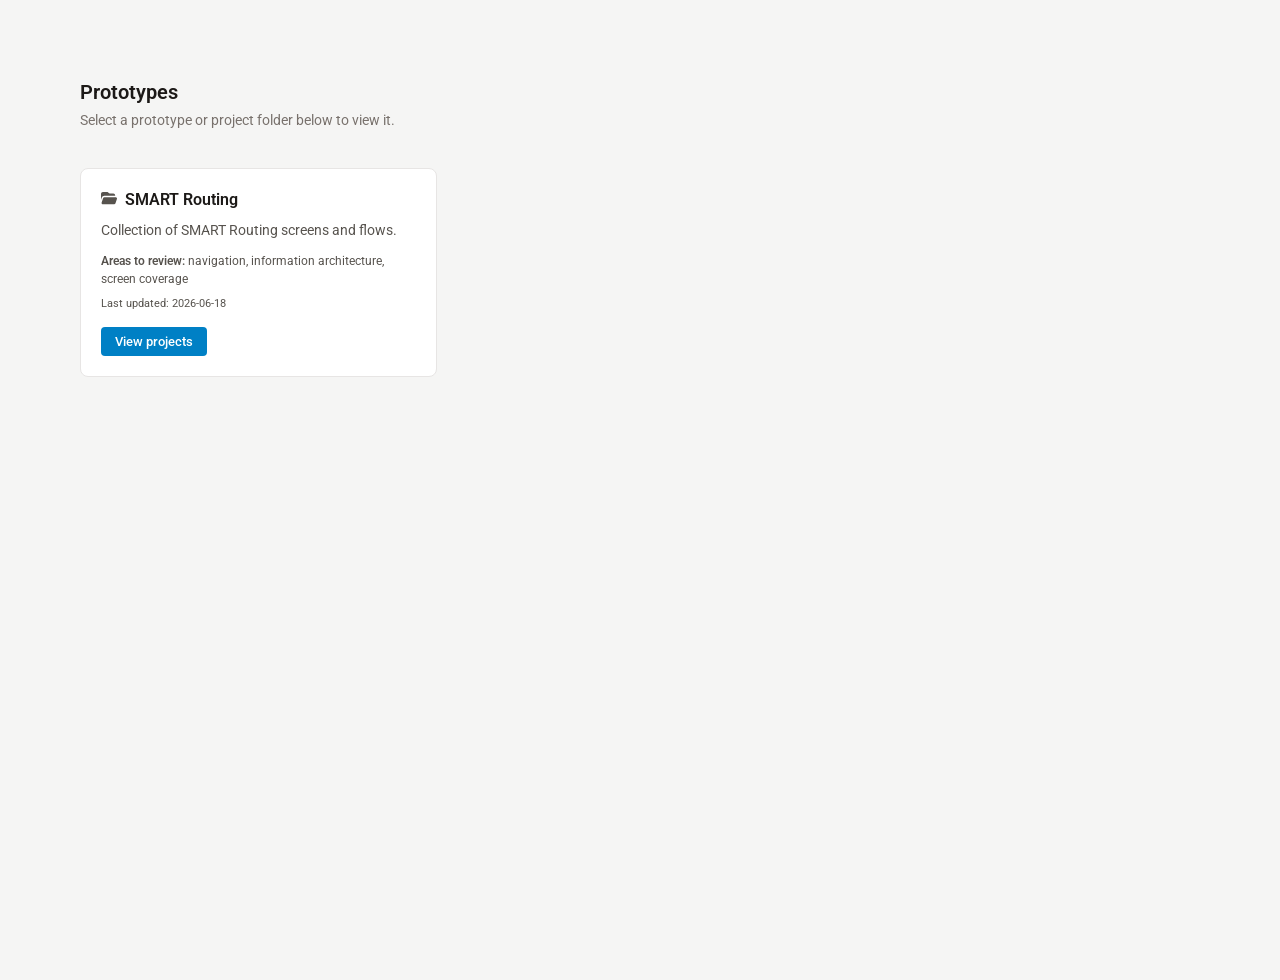
<file: index.html>
<!DOCTYPE html>
<html lang="en">
<head>
  <meta charset="UTF-8">
  <meta name="viewport" content="width=device-width, initial-scale=1.0">
  <title>Prototypes</title>
  <link rel="preconnect" href="https://fonts.googleapis.com">
  <link rel="preconnect" href="https://fonts.gstatic.com" crossorigin>
  <link href="https://fonts.googleapis.com/css2?family=Roboto:wght@400;500;600&display=swap" rel="stylesheet">
  <link rel="stylesheet" href="assets/prototype-gallery.css?v=2026-06-24">
  <script src="password-gate.js?v=2026-06-18b" defer></script>
</head>
<body>

  <header>
    <h1>Prototypes</h1>
    <p>Select a prototype or project folder below to view it.</p>
  </header>

  <main>
    <div class="grid">

      <!-- Add new prototype cards below this line -->


      <!-- Card: SMART Routing -->
      <div class="card">
        <!-- <div class="card-thumbnail">
          <img src="screenshots/smart-routing-grid-scheduling.png" alt="SMART Routing Scheduling Grid screenshot" loading="lazy">
        </div> -->
        <div class="card-body">
          <div class="card-title-row">
            <span class="card-folder-icon" aria-hidden="true">
              <svg width="16" height="13" viewBox="0 0 16 13" fill="none" xmlns="http://www.w3.org/2000/svg">
                <path d="M0.708774 5.72926L0 7.79651V1.89006C0 0.856435 0.856435 0 1.89006 0H5.99505C6.4085 0 6.79242 0.147661 7.14681 0.383919L8.26903 1.24035C8.41669 1.35848 8.62342 1.41755 8.83014 1.41755H12.2854C13.3486 1.41755 14.1755 2.27398 14.1755 3.30761V3.78013H3.39621C2.18539 3.78013 1.09269 4.54797 0.708774 5.72926ZM13.1714 12.2854H1.97866C1.0041 12.2854 0.324855 11.3404 0.64971 10.4249L2.06726 6.17224C2.24445 5.5816 2.77603 5.19768 3.39621 5.19768H14.5889C15.5635 5.19768 16.2427 6.14271 15.9179 7.05821L14.5003 11.3109C14.3231 11.9015 13.762 12.2854 13.1714 12.2854Z" fill="#57534E"/>
              </svg>
            </span>
            <div class="card-title">SMART Routing</div>
          </div>
          <div class="card-description">Collection of SMART Routing screens and flows.</div>
          <div class="card-review"><span class="card-review-label">Areas to review:</span> navigation, information architecture, screen coverage</div>
          <div class="card-updated">Last updated: 2026-06-18</div>
        </div>
        <div class="card-footer">
          <a
            class="card-link"
            href="smart-routing/index.html"
            data-prototype-title="SMART Routing"
          >View projects</a>
        </div>
      </div>

    </div>
  </main>

</body>
</html>
</file>
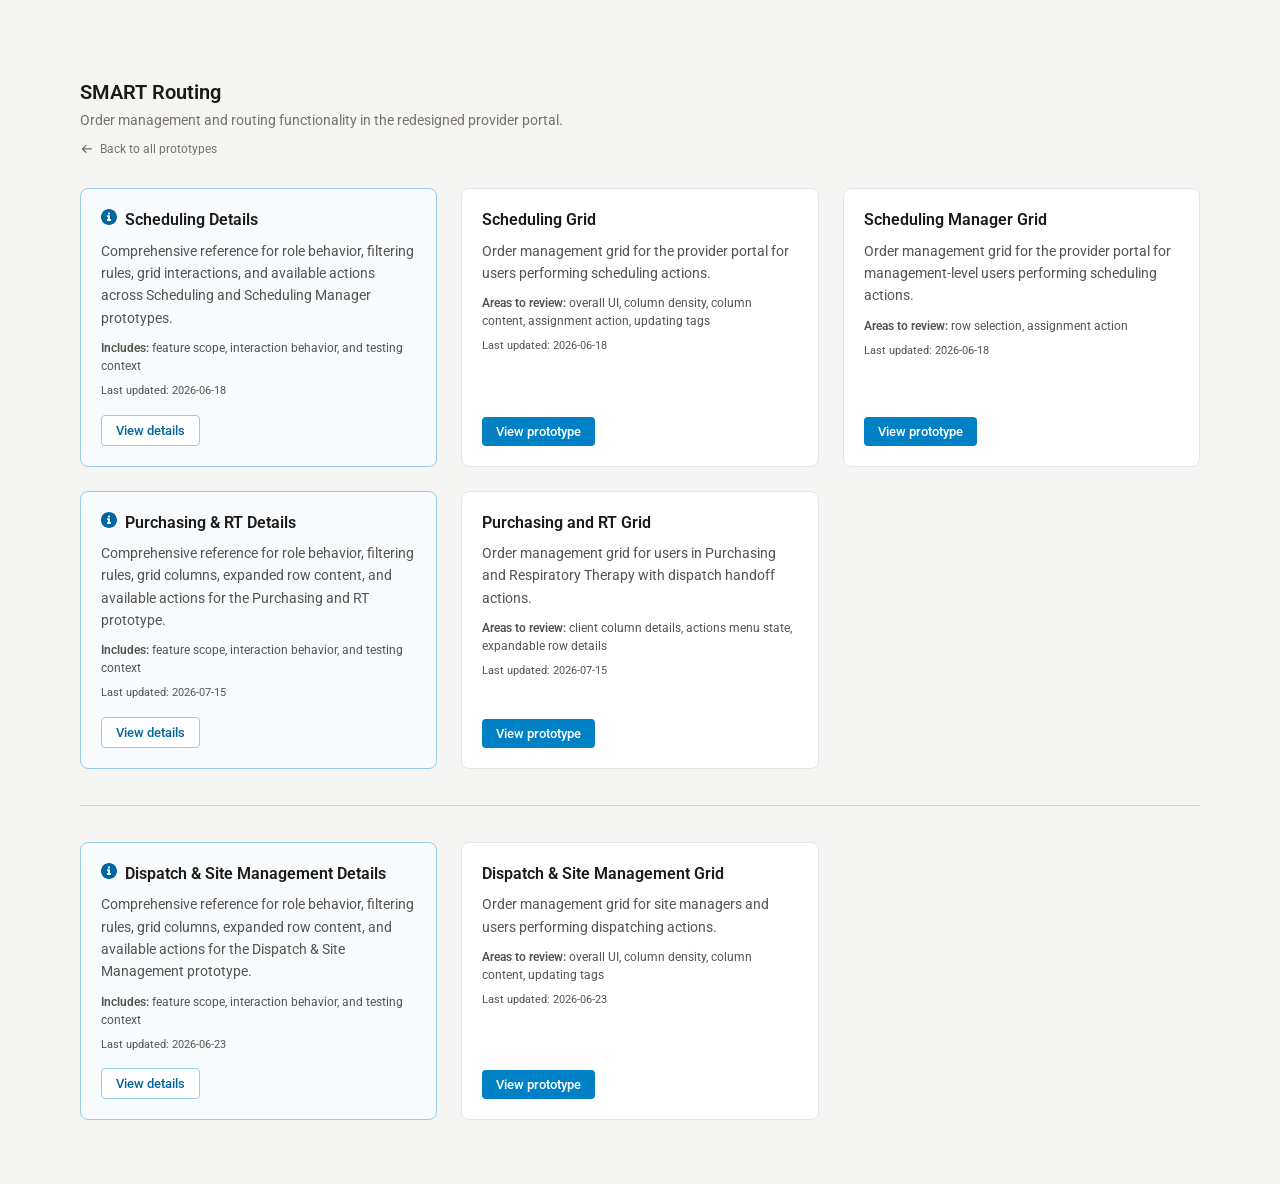
<file: smart-routing/index.html>
<!DOCTYPE html>
<html lang="en">
<head>
  <meta charset="UTF-8">
  <meta name="viewport" content="width=device-width, initial-scale=1.0">
  <title>SMART Routing Prototypes</title>
  <link rel="preconnect" href="https://fonts.googleapis.com">
  <link rel="preconnect" href="https://fonts.gstatic.com" crossorigin>
  <link href="https://fonts.googleapis.com/css2?family=Roboto:wght@400;500;600&display=swap" rel="stylesheet">
  <link rel="stylesheet" href="../assets/prototype-gallery.css?v=2026-06-24">
  <script src="../password-gate.js?v=2026-06-18b" defer></script>
</head>
<body class="subpage">

  <header>
    <h1>SMART Routing</h1>
    <p>Order management and routing functionality in the redesigned provider portal.</p>
    <a class="crumb" href="../index.html" aria-label="Back to all prototypes">
        <span class="crumb-icon" aria-hidden="true">
          <svg viewBox="0 0 16 16" fill="currentColor" xmlns="http://www.w3.org/2000/svg">
            <path d="M7.28 3.22a.75.75 0 0 1 0 1.06L4.56 7H13a.75.75 0 0 1 0 1.5H4.56l2.72 2.72a.75.75 0 1 1-1.06 1.06L2.22 8.53a.75.75 0 0 1 0-1.06l4-4a.75.75 0 0 1 1.06 0Z"/>
          </svg>
        </span>
        <span>Back to all prototypes</span>
      </a>
  </header>


  <main>

    <div class="grid">

      <div class="card card--details">
        <div class="card-body">
          <div class="card-title-row">
            <span class="card-overview-icon" aria-hidden="true">
              <svg viewBox="0 0 16 16" fill="currentColor" xmlns="http://www.w3.org/2000/svg">
                <path d="M8 0C3.59375 0 0 3.59375 0 8C0 12.4375 3.59375 16 8 16C12.4062 16 16 12.4375 16 8C16 3.59375 12.4062 0 8 0ZM8 3.5C8.59375 3.5 9.0625 3.96875 9.0625 4.5625C9.0625 5.1875 8.59375 5.65625 8 5.65625C7.375 5.65625 6.90625 5.1875 6.90625 4.5625C6.90625 3.96875 7.375 3.5 8 3.5ZM9.5 12H6.5C6.21875 12 6 11.7812 6 11.5V10.5C6 10.25 6.21875 10 6.5 10H7V8.25H6.5C6.21875 8.25 6 8.03125 6 7.75V6.75C6 6.5 6.21875 6.25 6.5 6.25H8.5C8.75 6.25 9 6.5 9 6.75V10H9.5C9.75 10 10 10.25 10 10.5V11.5C10 11.7812 9.75 12 9.5 12Z"/>
              </svg>
            </span>
            <div class="card-title">Scheduling Details</div>
          </div>
          <div class="card-description">Comprehensive reference for role behavior, filtering rules, grid interactions, and available actions across Scheduling and Scheduling Manager prototypes.</div>
          <div class="card-review"><span class="card-review-label">Includes:</span> feature scope, interaction behavior, and testing context</div>
          <div class="card-updated">Last updated: 2026-06-18</div>
        </div>
        <div class="card-footer">
          <a class="card-link card-link--details" href="./scheduling-details.html">View details</a>
        </div>
      </div>

      <div class="card">
        <div class="card-body">
          <div class="card-title">Scheduling Grid</div>
          <div class="card-description">Order management grid for the provider portal for users performing scheduling actions.</div>
          <div class="card-review"><span class="card-review-label">Areas to review:</span> overall UI, column density, column content, assignment action, updating tags</div>
          <div class="card-updated">Last updated: 2026-06-18</div>
        </div>
        <div class="card-footer">
          <a
            class="card-link"
            href="./scheduling.html"
            data-prototype-title="SMART Routing — Scheduling Grid"
            data-prototype-password="employ-skip-pot-fault"
          >View prototype</a>
        </div>
      </div>

      <div class="card">
        <div class="card-body">
          <div class="card-title">Scheduling Manager Grid</div>
          <div class="card-description">Order management grid for the provider portal for management-level users performing scheduling actions.</div>
          <div class="card-review"><span class="card-review-label">Areas to review:</span> row selection, assignment action</div>
          <div class="card-updated">Last updated: 2026-06-18</div>
        </div>
        <div class="card-footer">
          <a
            class="card-link"
            href="./scheduling-manager.html"
            data-prototype-title="SMART Routing — Scheduling Manager Grid"
            data-prototype-password="wage-music-norm-yeah"
          >View prototype</a>
        </div>
      </div>

      <div class="card card--details">
        <div class="card-body">
          <div class="card-title-row">
            <span class="card-overview-icon" aria-hidden="true">
              <svg viewBox="0 0 16 16" fill="currentColor" xmlns="http://www.w3.org/2000/svg">
                <path d="M8 0C3.59375 0 0 3.59375 0 8C0 12.4375 3.59375 16 8 16C12.4062 16 16 12.4375 16 8C16 3.59375 12.4062 0 8 0ZM8 3.5C8.59375 3.5 9.0625 3.96875 9.0625 4.5625C9.0625 5.1875 8.59375 5.65625 8 5.65625C7.375 5.65625 6.90625 5.1875 6.90625 4.5625C6.90625 3.96875 7.375 3.5 8 3.5ZM9.5 12H6.5C6.21875 12 6 11.7812 6 11.5V10.5C6 10.25 6.21875 10 6.5 10H7V8.25H6.5C6.21875 8.25 6 8.03125 6 7.75V6.75C6 6.5 6.21875 6.25 6.5 6.25H8.5C8.75 6.25 9 6.5 9 6.75V10H9.5C9.75 10 10 10.25 10 10.5V11.5C10 11.7812 9.75 12 9.5 12Z"/>
              </svg>
            </span>
            <div class="card-title">Purchasing &amp; RT Details</div>
          </div>
          <div class="card-description">Comprehensive reference for role behavior, filtering rules, grid columns, expanded row content, and available actions for the Purchasing and RT prototype.</div>
          <div class="card-review"><span class="card-review-label">Includes:</span> feature scope, interaction behavior, and testing context</div>
          <div class="card-updated">Last updated: 2026-07-15</div>
        </div>
        <div class="card-footer">
          <a class="card-link card-link--details" href="./purchasing-rt-details.html">View details</a>
        </div>
      </div>

      <div class="card">
        <div class="card-body">
          <div class="card-title">Purchasing and RT Grid</div>
          <div class="card-description">Order management grid for users in Purchasing and Respiratory Therapy with dispatch handoff actions.</div>
          <div class="card-review"><span class="card-review-label">Areas to review:</span> client column details, actions menu state, expandable row details</div>
          <div class="card-updated">Last updated: 2026-07-15</div>
        </div>
        <div class="card-footer">
          <a
            class="card-link"
            href="./purchasing-rt.html"
            data-prototype-title="SMART Routing — Purchasing and RT Grid"
            data-prototype-password="pave-rhythm-grove-modal"
          >View prototype</a>
        </div>
      </div>


      <hr class="grid-divider">

      <div class="card card--details">
        <div class="card-body">
          <div class="card-title-row">
            <span class="card-overview-icon" aria-hidden="true">
              <svg viewBox="0 0 16 16" fill="currentColor" xmlns="http://www.w3.org/2000/svg">
                <path d="M8 0C3.59375 0 0 3.59375 0 8C0 12.4375 3.59375 16 8 16C12.4062 16 16 12.4375 16 8C16 3.59375 12.4062 0 8 0ZM8 3.5C8.59375 3.5 9.0625 3.96875 9.0625 4.5625C9.0625 5.1875 8.59375 5.65625 8 5.65625C7.375 5.65625 6.90625 5.1875 6.90625 4.5625C6.90625 3.96875 7.375 3.5 8 3.5ZM9.5 12H6.5C6.21875 12 6 11.7812 6 11.5V10.5C6 10.25 6.21875 10 6.5 10H7V8.25H6.5C6.21875 8.25 6 8.03125 6 7.75V6.75C6 6.5 6.21875 6.25 6.5 6.25H8.5C8.75 6.25 9 6.5 9 6.75V10H9.5C9.75 10 10 10.25 10 10.5V11.5C10 11.7812 9.75 12 9.5 12Z"/>
              </svg>
            </span>
            <div class="card-title">Dispatch & Site Management Details</div>
          </div>
          <div class="card-description">Comprehensive reference for role behavior, filtering rules, grid columns, expanded row content, and available actions for the Dispatch & Site Management prototype.</div>
          <div class="card-review"><span class="card-review-label">Includes:</span> feature scope, interaction behavior, and testing context</div>
          <div class="card-updated">Last updated: 2026-06-23</div>
        </div>
        <div class="card-footer">
          <a class="card-link card-link--details" href="./dispatch-details.html">View details</a>
        </div>
      </div>

      <div class="card">
        <div class="card-body">
          <div class="card-title">Dispatch & Site Management Grid</div>
          <div class="card-description">Order management grid for site managers and users performing dispatching actions.</div>
          <div class="card-review"><span class="card-review-label">Areas to review:</span> overall UI, column density, column content, updating tags</div>
          <div class="card-updated">Last updated: 2026-06-23</div>
        </div>
        <div class="card-footer">
          <a
            class="card-link"
            href="./dispatch.html"
            data-prototype-title="SMART Routing — Dispatch & Site Management Grid"
            data-prototype-password="lamp-govern-grave-return"
          >View prototype</a>
        </div>
      </div>

    </div>
  </main>
</body>
</html>
</file>
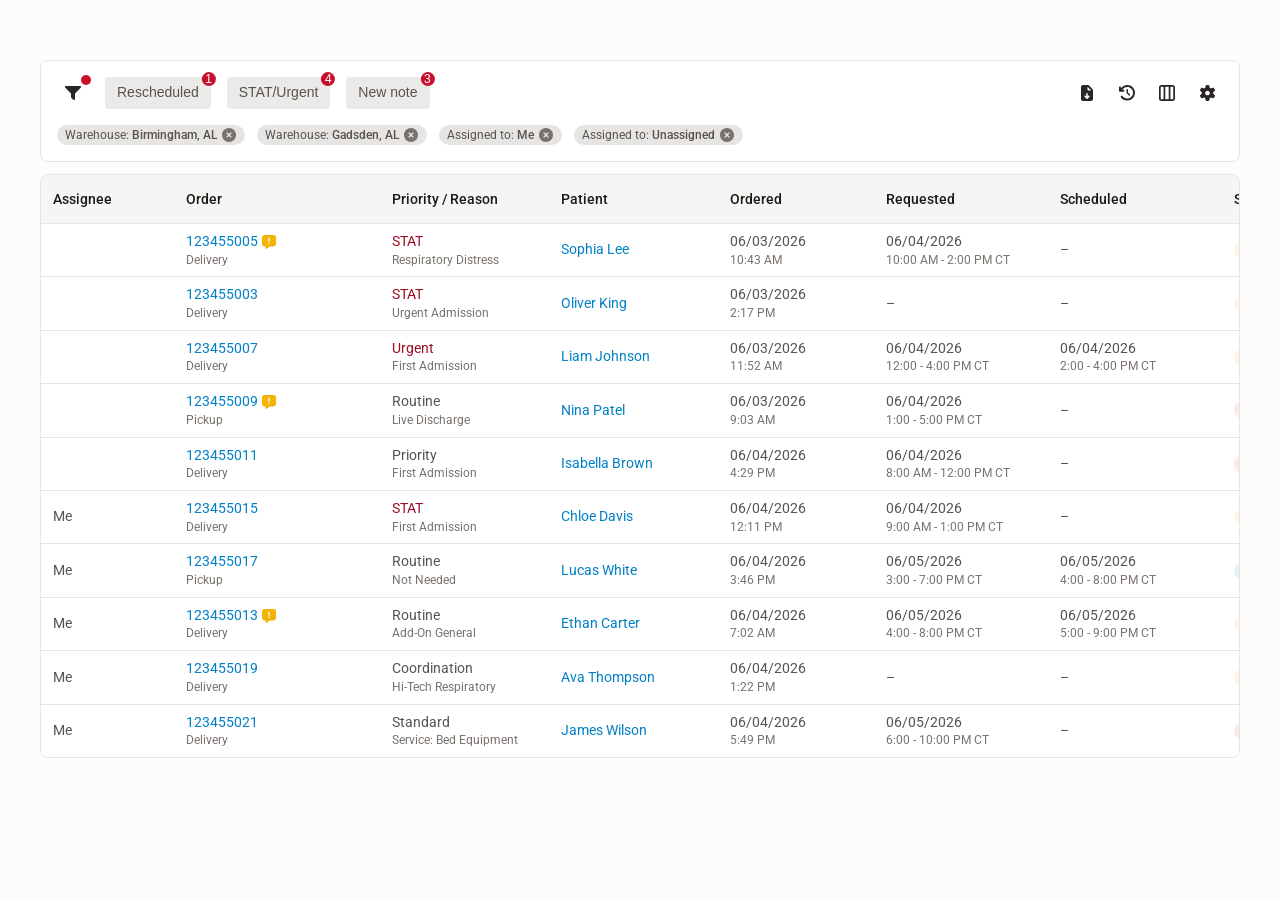
<file: smart-routing-grid-scheduling.html>
<!DOCTYPE html>
<html lang="en">
<head>
<meta charset="UTF-8">
<meta name="viewport" content="width=device-width, initial-scale=1.0">
<title>SMART Routing — Data Grid</title>
<link rel="preconnect" href="https://fonts.googleapis.com">
<link rel="preconnect" href="https://fonts.gstatic.com" crossorigin>
<link href="https://fonts.googleapis.com/css2?family=Roboto:wght@400;500;600&display=swap" rel="stylesheet">
<style>
  :root {
    --color-bg-primary: #fcfcfb;
    --color-bg-surface: #ffffff;
    --table-header: #f5f5f4;
    --color-border-light: #e7e5e4;
    --color-text-heading: #1c1917;
    --color-text-default: #57534e;
    --color-text-muted: #78716c;
    --color-text-link: #0080c5;       /* Color/Text/Link → Color/Primary/600 */
    --btn-tertiary-content: #0080c5;  /* $btn-tertiary-content → Color/Primary/600 */
    --color-text-link-hover: #3399d1; /* Color/Text/Link_Hover → Color/Primary/500 */
    --color-text-link-active: #00669e;/* Color/Text/Link_Active → Color/Primary/700 */
    --color-focus-outline: #00669e;   /* State/Focus/Outline/Color/Default → Color/Primary/700 */
    --color-text-error: #a00d25;
    --color-icon-caution: #f4b300;   /* Color/Icon/Caution → Color/Yellow/600 */
    --color-icon-inline-muted: #78716c; /* Color/Icon/Inline/Muted */
    --table-row-hover: #fcfcfb;      /* Table/Color/Background/Row/Hover → Color/Neutral/50 */
    --button-ghost-bg-hover: #f5f5f4; /* Button/Color/Ghost/Background/Hover → Color/Neutral/200 */
    --button-ghost-bg-active: #e7e5e4;/* Button/Color/Ghost/Background/Active → Color/Neutral/300 */

    /* editable grid cell (generic) */
    --menu-bg: #ffffff;               /* Color/Background/Surface → Color/Neutral/White */
    --menu-option-hover: #f5f5f4;     /* Menu/Color/Option/Off/Hover → Color/Neutral/200 */
    --menu-option-active: #e7e5e4;    /* Menu/Color/Option/Off/Active → Color/Neutral/300 */
    --menu-option-selected: #f2f9fc;  /* Color/Background/Container/Active → Color/Info/50 */
    --menu-option-selected-hover: #e5f2f9;  /* Menu/Color/Option/On/Hover → Color/Info/100 */
    --menu-option-selected-active: #cce6f3; /* Menu/Color/Option/On/Active → Color/Info/200 */
    --input-bg: #ffffff;              /* Color/Background/Surface → Color/Neutral/White */
    --input-border: #e7e5e4;          /* Color/Border/Default → Color/Neutral/300 */
    --input-border-focus: #00669e;    /* State/Focus/Outline/Color/Default → Color/Primary/700 */
    --input-placeholder: #a8a29e;     /* Input/Text/Color/Placeholder → Color/Neutral/500 */
    --chip-bg: #e7e5e4;               /* Tag/Color/Chip/Background → Color/Neutral/300 */
    --icon-chevron-muted: #a8a29e;    /* collapse chevron → Color/Neutral/500 */

    /* settings bar + stateful filter buttons */
    --card-bg: #ffffff;               /* Card/Color/Container/Background/Default → Color/Neutral/White */
    --card-border: #e7e5e4;           /* Card/Color/Container/Border/Default → Color/Neutral/300 */
    --card-bg-nested: #fcfcfb;         /* Card/Color/Container/Background/Nested → Color/Neutral/50 */
    --filter-text-inactive: #57534e;  /* Button/Color/Stateful/Content/Inactive → Color/Neutral/700 */
    --filter-text-active: #0080c5;    /* Button/Color/Stateful/Content/Active → Color/Primary/600 */
    --filter-bg-inactive: #eceae9;        /* Button/Color/Stateful/Background/Inactive/Default → Color/Neutral/250 */
    --filter-bg-inactive-hover: #e0dedd;  /* Button/Color/Stateful/Background/Inactive/Hover → Color/Neutral/350 */
    --filter-bg-active: #e5f2f9;          /* Button/Color/Stateful/Background/Active/Default → Color/Primary/100 */
    --filter-bg-active-hover: #cce6f3;    /* Button/Color/Stateful/Background/Active/Hover → Color/Primary/200 */
    --badge-error-bg: #c8102e;        /* Color/Error/600 */
    --badge-error-text: #ffffff;      /* Color/Text/On_Dark → Color/Neutral/White */
    --action-icon-color: #292524;     /* action icons → Color/Neutral/900 */
    --btn-ghost-content-secondary: #292524; /* $btn-ghost-content-secondary → Color/Neutral/900 */
    --indicator-visibility-high: #c8102e;   /* $indicator-visibility-high → Color/Error/600 */

    /* filter popover */
    --color-border-md: #d6d3d1;             /* $color-border-md → Color/Neutral/350 (input border) */
    --input-text-adornment: #a8a29e;        /* $input-text-adornment → Color/Neutral/500 */
    --color-icon-inline-default: #57534e;   /* $color-icon-inline-default → Color/Neutral/700 */
    --color-error-600: #c8102e;             /* $color-error-600 */
    --btn-bg-primary: #0080c5;              /* $btn-bg-primary → Color/Primary/600 */
    --btn-bg-primary-hover: #3399d1;        /* Button/Filled/Background/Primary/Hover → Color/Primary/500 */
    --btn-bg-primary-active: #00669e;       /* Button/Filled/Background/Primary/Active → Color/Primary/700 */
    --btn-content: #ffffff;                 /* $btn-content → on-primary */
    --btn-ghost-content-tertiary: #0080c5;  /* $btn-ghost-content-tertiary → Color/Primary/600 */
    --filter-input-height: 40px;            /* $input-text-minHeight-md */
    --filter-chip-input-height: 28px;       /* Input/Filter_Chip/Size/Height */
    --filter-popover-width: 620px;          /* popover width in context */
    --icon-xs: 14px;                        /* $icon-xs */

    --badge-bg-neutral: #e7e5e4;  --badge-text-neutral: #292524;
    --badge-bg-caution: #fef7e5;  --badge-text-caution: #926b00;
    --badge-bg-error: #ffe9e8;    --badge-text-error: #780a1c;
    --badge-bg-warning: #fff4e5;  --badge-text-warning: #8e4101;
    --badge-bg-info: #e5f2f9;     --badge-text-info: #004d76;

    --radius-md: 8px;
    --radius-sm: 4px;
    --radius-full: 9999px;
    --border-width: 1px;

    /* motion */
    --transition-fast: 0.15s ease;
    --ease-emphasized: cubic-bezier(0.4, 0, 0.2, 1);
    --duration-expand: 0.32s;
    --duration-chevron: 0.3s;
    --duration-note-pulse: 1.8s;

    /* spacing scale (Figma $spacing-*) */
    --spacing-tiny: 4px;   /* $spacing-tiny */
    --spacing-xxs: 8px;    /* $spacing-xxs */
    --spacing-xs: 12px;    /* $spacing-xs */
    --spacing-sm: 16px;    /* $spacing-sm */
    --spacing-md: 20px;    /* $spacing-md */
    --spacing-lg: 24px;    /* $spacing-lg */

    /* size scale (Figma $size-*) */
    --size-50: 2px;        /* $size-50 */
    --size-150: 6px;       /* $size-150 */

    /* icon + control sizes */
    --icon-inline: 14px;       /* inline icon frame */
    --icon-inline-glyph: 12px; /* inline icon glyph (frame minus padding) */
    --icon-action: 18px;       /* action button glyph */
    --icon-edit: 16px;         /* edit pencil glyph */
    --edit-btn-size: 24px;     /* edit icon button */

    /* menu + options + input field */
    --menu-width: 164px;
    --menu-padding: 8px;
    --menu-item-gap: 4px;
    --menu-radius: var(--radius-md);
    --menu-option-height: 36px;
    --menu-option-padding-x: 8px;
    --menu-heading-height: 25px;
    --input-height: 48px;
    --input-radius: var(--radius-sm);
    --input-border-width: 1px;
    --input-padding-x: 12px;
    --input-adornment: 20px;
    --menu-shadow: 0 0.5px 2px rgba(0,0,0,0.20), 0 0.5px 1px rgba(0,0,0,0.16), 0 2px 4px 2px rgba(0,0,0,0.12);

    /* component dimensions */
    --row-height: 48px;
    --badge-height: 18px;

    /* density-driven tokens (default = Standard / Medium) */
    --density-row-height: 48px;
    --density-cell-pad-y: var(--spacing-xxs);  /* 8px */
    --density-cell-pad-x: var(--spacing-xs);   /* 12px */
    --density-cell-font: var(--font-body);     /* 14px */
    --density-cell-lh: var(--lh-default);      /* 19.6px */
    --density-badge-height: 18px;
    --density-badge-pad-y: var(--size-50);     /* 2px */
    --density-badge-pad-x: var(--size-150);    /* 6px */
    --density-row-btn-size: 24px;              /* _BaseIconButton (Medium/Large) */
    --density-row-btn-glyph: 16px;             /* glyph (Medium/Large) */
    --density-detail-font: var(--font-body);   /* 14px */
    --density-detail-lh: var(--lh-default);    /* 19.6px */
    --density-detail-gap: var(--spacing-tiny); /* 4px between rows in a section */
    --density-header-height: 48px;
    --density-header-pad-x: var(--spacing-xs); /* 12px */
    --density-header-font: var(--font-body);   /* 14px */
    --density-field-font: var(--font-body);    /* 14px (editable cell input) */

    /* focus */
    --focus-ring-width: 2px;       /* button focus outline weight */
    --focus-ring-width-link: 1px;  /* link focus outline weight */
    --focus-ring-offset: 2px;
    --radius-xs: 2px;

    /* layout (prototype-specific, not from design tokens) */
    --grid-max-width: 1900px;
    --settings-gap: 20px;        /* gap between quick filters and action buttons */
    --filter-gap: 16px;          /* gap between filter buttons */
    --filter-height: 32px;       /* Size=Small stateful button */
    --filter-padding-x: 12px;
    --filter-label-gap: 8px;     /* gap between check, label */
    --count-badge-size: 14px;
    --action-btn-size: 32px;     /* _BaseIconButton ($btn-size-sm) */
    --action-icon-size: 16px;    /* action glyph height ($icon-sm) */
    --button-radius-icon: 8px;   /* $button-radius-icon */
    --icon-padding-md: 2px;      /* $icon-padding-md */
    --icon-padding-sm: 1px;      /* $icon-padding-sm */
    --icon-sm: 16px;             /* $icon-sm */
    --color-info-600: #0080c5;   /* $color-info-600 */
    --size-350: 10px;            /* $size-350 (indicator dot) */
    --chip-height: 20px;         /* $chip-height-md */
    --chip-min-width: 24px;      /* $chip-minWidth-sm */
    --chip-btn-color: #78716c;   /* $chip-btn → Color/Neutral/600 */
    --card-padding: 16px;        /* $spacing-sm */
    --page-padding-y: 60px;
    --page-padding-x: 40px;
    --detail-inset-x: 128px;  /* expandable panel horizontal inset (Figma frame) */
    --detail-col-gap: 80px;   /* Figma grid column gap */
    --detail-row-gap: 48px;   /* Figma grid row gap */

    --font-body: 0.875rem;  /* 14px */
    --font-heading-sm: 1rem;     /* 16px ($font-heading-sm) */
    --lh-heading-sm: 19.2px;     /* $lineHeight-compact for 16px heading */
    --font-caption: 0.75rem;/* 12px */
    --lh-default: 19.6px;
    --lh-compact: 16.8px;
    --lh-reset: 12px;       /* $lineHeight-reset */
  }

  /* Row density overrides (Standard = default in :root) */
  [data-density="condensed"] {
    --density-row-height: 36px;
    --density-cell-pad-y: var(--spacing-tiny);   /* 4px */
    --density-cell-pad-x: var(--spacing-xxs);    /* 8px */
    --density-cell-font: var(--font-caption);    /* 12px */
    --density-cell-lh: 14.4px;                   /* Compact/Caption */
    --density-badge-height: 18px;
    --density-badge-pad-y: var(--size-50);       /* 2px */
    --density-badge-pad-x: var(--size-150);      /* 6px */
    --density-row-btn-size: 20px;                /* Small */
    --density-row-btn-glyph: 14px;               /* Small glyph */
    --density-detail-font: var(--font-caption);  /* 12px */
    --density-detail-lh: 16.8px;
    --density-detail-gap: var(--size-50);        /* 2px */
    --density-header-height: 32px;
    --density-header-pad-x: var(--spacing-xxs);  /* 8px */
    --density-header-font: var(--font-caption);  /* 12px */
    --density-field-font: var(--font-caption);   /* 12px */
  }
  [data-density="relaxed"] {
    --density-header-height: 56px;
    --density-row-height: 56px;
    --density-cell-pad-y: var(--spacing-xs);     /* 12px */
    --density-cell-pad-x: var(--spacing-sm);     /* 16px */
    --density-cell-font: var(--font-body);       /* 14px */
    --density-cell-lh: var(--lh-default);        /* 19.6px */
    --density-badge-height: 24px;
    --density-badge-pad-y: var(--spacing-tiny);  /* 4px */
    --density-badge-pad-x: var(--spacing-xxs);   /* 8px */
    --density-field-font: var(--font-caption);   /* 12px */
  }

  * { box-sizing: border-box; margin: 0; padding: 0; }

  body {
    font-family: 'Roboto', sans-serif;
    background: var(--color-bg-primary);
    color: var(--color-text-default);
    padding: var(--page-padding-y) var(--page-padding-x);
    -webkit-font-smoothing: antialiased;
  }

  /* ---------- Settings bar ---------- */
  .table-settings {
    width: 100%;
    max-width: var(--grid-max-width);
    margin: 0 auto var(--spacing-xs);
    box-sizing: border-box;
    display: flex;
    flex-direction: column;
    gap: var(--spacing-sm);
    padding: var(--card-padding);
    background: var(--card-bg);
    border: var(--border-width) solid var(--card-border);
    border-radius: var(--radius-md);
  }
  .toolbar-row { display: flex; align-items: center; justify-content: space-between; gap: var(--settings-gap); width: 100%; }
  .toolbar-filters { display: flex; align-items: center; gap: var(--spacing-sm); flex: 1; min-width: 0; }

  /* primary (leading) filter button — blue icon button with indicator dot */
  .filter-toggle-btn {
    position: relative;
    width: var(--action-btn-size); height: var(--action-btn-size);
    display: flex;
    align-items: center;
    justify-content: center;
    background: none;
    border: none;
    border-radius: var(--button-radius-icon);
    cursor: pointer;
    color: var(--btn-ghost-content-secondary);
    flex-shrink: 0;
    transition: background var(--transition-fast);
  }
  .filter-toggle-btn:hover { background: var(--button-ghost-bg-hover); }
  .filter-toggle-btn:active { background: var(--button-ghost-bg-active); }
  .filter-toggle-btn:focus-visible { outline: var(--focus-ring-width) solid var(--color-focus-outline); outline-offset: calc(-1 * var(--focus-ring-offset)); }
  .filter-toggle-btn svg { width: var(--icon-edit); height: auto; display: block; }
  .filter-toggle-btn .filter-dot {
    position: absolute;
    top: -2px; right: -2px;
    width: var(--size-350); height: var(--size-350);
    border-radius: var(--radius-full);
    background: var(--indicator-visibility-high);
  }

  .quick-filters { display: flex; align-items: center; gap: var(--filter-gap); }
  .filter-btn {
    position: relative;
    display: inline-flex;
    align-items: center;
    gap: var(--filter-label-gap);
    height: var(--filter-height);
    padding: 0 var(--filter-padding-x);
    background: var(--filter-bg-inactive);
    border: none;
    border-radius: var(--radius-sm);
    cursor: pointer;
    font-size: var(--font-body);
    line-height: var(--lh-default);
    color: var(--filter-text-inactive);
    white-space: nowrap;
    transition: background var(--transition-fast), color var(--transition-fast);
  }
  .filter-btn:hover { background: var(--filter-bg-inactive-hover); }
  .filter-btn.active { background: var(--filter-bg-active); color: var(--filter-text-active); }
  .filter-btn.active:hover { background: var(--filter-bg-active-hover); }
  .filter-btn:focus-visible { outline: var(--focus-ring-width) solid var(--color-focus-outline); outline-offset: var(--focus-ring-offset); }
  .filter-btn .filter-check { width: var(--icon-edit); height: var(--icon-edit); display: none; flex-shrink: 0; }
  .filter-btn.active .filter-check { display: block; }
  .count-badge {
    position: absolute;
    top: 0;
    right: 0;
    transform: translate(35%, -35%);
    display: inline-flex;
    align-items: center;
    justify-content: center;
    min-width: var(--count-badge-size);
    height: var(--count-badge-size);
    padding: 0 var(--size-50);
    box-sizing: border-box;
    border-radius: var(--radius-full);
    background: var(--badge-error-bg);
    color: var(--badge-error-text);
    font-size: var(--font-caption);
    line-height: 1;
  }
  .table-actions { display: flex; align-items: center; gap: var(--spacing-xxs); flex-shrink: 0; }
  .action-btn {
    width: var(--action-btn-size); height: var(--action-btn-size);
    display: flex;
    align-items: center;
    justify-content: center;
    padding: var(--icon-padding-md);
    background: none;
    border: none;
    border-radius: var(--button-radius-icon);
    cursor: pointer;
    color: var(--action-icon-color);
    box-sizing: border-box;
    transition: background var(--transition-fast);
  }
  .action-btn:hover { background: var(--button-ghost-bg-hover); }
  .action-btn:active { background: var(--button-ghost-bg-active); }
  .action-btn:focus-visible { outline: var(--focus-ring-width) solid var(--color-focus-outline); outline-offset: calc(-1 * var(--focus-ring-offset)); }
  .action-btn svg { height: var(--action-icon-size); width: auto; display: block; }

  /* applied filter chips */
  .applied-filters { display: flex; flex-wrap: wrap; align-items: center; gap: var(--spacing-xs); width: 100%; }
  /* shared chip base (same Figma component); font-size set per context below */
  .filter-chip {
    display: inline-flex;
    align-items: center;
    gap: var(--spacing-tiny);
    height: var(--chip-height);
    min-width: var(--chip-min-width);
    padding: var(--spacing-tiny) var(--spacing-xxs);
    box-sizing: border-box;
    border-radius: var(--radius-full);
    background: var(--chip-bg);
    line-height: var(--lh-reset);
    color: var(--color-text-default);
    white-space: nowrap;
  }
  /* toolbar applied-filter chips: 12px label/value */
  .applied-filters .filter-chip { font-size: var(--font-caption); }
  .filter-chip .chip-label { font-weight: 400; }
  .filter-chip .chip-value { font-weight: 500; }
  .chip-remove {
    width: var(--icon-sm); height: var(--icon-sm);
    padding: var(--icon-padding-sm);
    box-sizing: border-box;
    display: flex;
    align-items: center;
    justify-content: center;
    background: none;
    border: none;
    cursor: pointer;
    color: var(--chip-btn-color);
    flex-shrink: 0;
  }
  .chip-remove svg { width: 100%; height: 100%; display: block; }

  .data-grid {
    background: var(--color-bg-surface);
    border: var(--border-width) solid var(--color-border-light);
    border-radius: var(--radius-md);
    overflow-x: auto;
    width: 100%;
    max-width: var(--grid-max-width);
    margin: 0 auto;
  }

  /* ---------- Track (single width source for header + rows) ---------- */
  .grid-track {
    width: max-content;
    min-width: 100%;
  }

  /* ---------- Header ---------- */
  .grid-header {
    display: flex;
    border-bottom: var(--border-width) solid var(--color-border-light);
    width: 100%;
  }
  .header-cell {
    background: var(--table-header);
    height: var(--density-header-height);
    display: flex;
    align-items: center;
    padding: 0 var(--density-header-pad-x);
    font-weight: 500;
    font-size: var(--density-header-font);
    color: var(--color-text-heading);
    white-space: nowrap;
    overflow: hidden;
    text-overflow: ellipsis;
    flex-shrink: 0;
  }

  /* ---------- Column widths ---------- */
  /* flex-grow proportional to natural width, basis = natural px, no shrink (scrolls below natural width) */
  .col-assignee { flex: 116 0 116px; }
  .col-order    { flex: 180 0 180px; }
  .col-priority { flex: 148 0 148px; }
  .col-patient  { flex: 148 0 148px; }
  .col-ordered  { flex: 136 0 136px; }
  .col-requested{ flex: 152 0 152px; }
  .col-scheduled{ flex: 152 0 152px; }
  .col-status   { flex: 136 0 136px; }
  .col-tags     { flex: 248 0 248px; }
  .col-actions  { flex: 80 0 80px; }

  /* ---------- Rows ---------- */
  .grid-row { width: 100%; border-bottom: var(--border-width) solid var(--color-border-light); }
  .grid-row:last-child { border-bottom: none; }

  .row-main {
    display: flex;
    width: 100%;
  }
  .row-cell {
    background: var(--color-bg-surface);
    min-height: var(--density-row-height);
    display: flex;
    align-items: center;
    padding: var(--density-cell-pad-y) var(--density-cell-pad-x);
    flex-shrink: 0;
    min-width: 0;
    transition: background var(--transition-fast);
  }
  .row-main:hover .row-cell { background: var(--table-row-hover); }

  .cell-stack { display: flex; flex-direction: column; gap: 0; min-width: 0; }
  .cell-main {
    font-size: var(--density-cell-font);
    line-height: var(--density-cell-lh);
    color: var(--color-text-default);
    white-space: nowrap;
  }
  .cell-caption {
    font-size: var(--font-caption);
    line-height: var(--lh-compact);
    color: var(--color-text-muted);
    white-space: nowrap;
  }
  .link {
    color: var(--color-text-link);
    cursor: pointer;
    text-decoration: none;
    transition: color var(--transition-fast);
  }
  .link:hover { color: var(--color-text-link-hover); text-decoration: underline; }
  .link:active { color: var(--color-text-link-active); text-decoration: none; }
  .link:focus-visible {
    outline: var(--focus-ring-width-link) solid var(--color-focus-outline);
    outline-offset: var(--focus-ring-offset);
    border-radius: var(--radius-xs);
  }
  .stat { color: var(--color-text-error); }

  .order-main { display: flex; align-items: center; gap: var(--spacing-tiny); }
  .order-main .cell-main { display: inline-flex; align-items: center; }

  /* New-note icon + pulse */
  .note-icon {
    width: var(--icon-inline); height: var(--icon-inline);
    color: var(--color-icon-caution);
    flex-shrink: 0;
    display: block;
    animation: notePulse var(--duration-note-pulse) ease-in-out infinite;
  }
  @keyframes notePulse {
    0%, 100% { opacity: 1;   transform: scale(1); }
    50%      { opacity: 0.35; transform: scale(0.86); }
  }

  /* Badges */
  .badges { display: flex; flex-wrap: wrap; gap: var(--spacing-tiny); align-items: center; }
  .tags-cell .badges { flex: 1; min-width: 0; }
  .tags-edit-btn { margin-left: auto; }
  .badge {
    height: var(--density-badge-height);
    display: inline-flex;
    align-items: center;
    justify-content: center;
    padding: var(--density-badge-pad-y) var(--density-badge-pad-x);
    border-radius: var(--radius-full);
    font-size: var(--font-caption);
    line-height: var(--lh-reset);
    white-space: nowrap;
  }
  .badge.neutral { background: var(--badge-bg-neutral); color: var(--badge-text-neutral); }
  .badge.caution { background: var(--badge-bg-caution); color: var(--badge-text-caution); }
  .badge.error   { background: var(--badge-bg-error);   color: var(--badge-text-error); }
  .badge.warning { background: var(--badge-bg-warning); color: var(--badge-text-warning); }
  .badge.info    { background: var(--badge-bg-info);    color: var(--badge-text-info); }

  .status-cell, .tags-cell { justify-content: flex-start; }

  /* Action buttons */
  .actions { display: flex; gap: var(--spacing-xxs); align-items: center; justify-content: center; }
  .icon-btn {
    width: var(--density-row-btn-size);
    height: var(--density-row-btn-size);
    background: none;
    border: none;
    cursor: pointer;
    padding: 0;
    border-radius: var(--radius-sm);
    display: flex;
    align-items: center;
    justify-content: center;
    color: var(--color-text-muted);
    flex-shrink: 0;
    transition: background var(--transition-fast);
  }
  .icon-btn:hover { background: var(--button-ghost-bg-hover); }
  .icon-btn:active { background: var(--button-ghost-bg-active); }
  .icon-btn:focus-visible {
    outline: var(--focus-ring-width) solid var(--color-focus-outline);
    outline-offset: calc(-1 * var(--focus-ring-offset));
  }
  .icon-btn svg { width: var(--density-row-btn-glyph); height: var(--density-row-btn-glyph); display: block; }
  .chevron { transition: transform var(--duration-chevron) var(--ease-emphasized); transform: rotate(180deg); }
  .grid-row.expanded .chevron { transform: rotate(0deg); }

  /* ---------- Editable grid cell (generic) ---------- */
  .editable-cell { position: relative; }
  /* blue outline when a cell's editor/popover is active (tags + assignee) */
  .cell-edit-active { outline: var(--focus-ring-width) solid var(--color-focus-outline); outline-offset: calc(-1 * var(--focus-ring-width)); }
  .cell-display { display: flex; align-items: center; justify-content: space-between; gap: var(--spacing-xxs); width: 100%; min-width: 0; overflow: hidden; }
  .cell-display-text { font-size: var(--font-body); line-height: var(--lh-default); color: var(--color-text-default); white-space: nowrap; overflow: hidden; text-overflow: ellipsis; min-width: 0; }

  /* edit (pencil) button — ghost icon button, hidden until row hover */
  .edit-btn {
    width: var(--density-row-btn-size); height: var(--density-row-btn-size);
    background: none;
    border: none;
    cursor: pointer;
    border-radius: var(--radius-sm);
    display: flex;
    align-items: center;
    justify-content: center;
    color: var(--color-icon-inline-muted);
    flex-shrink: 0;
    opacity: 0;
    transition: opacity var(--transition-fast), background var(--transition-fast);
  }
  .editable-cell:hover .edit-btn { opacity: 1; }
  .edit-btn:hover { background: var(--button-ghost-bg-hover); }
  .edit-btn:active { background: var(--button-ghost-bg-active); }
  .edit-btn:focus-visible { outline: var(--focus-ring-width) solid var(--color-focus-outline); outline-offset: calc(-1 * var(--focus-ring-offset)); opacity: 1; }
  .edit-btn svg { width: var(--density-row-btn-glyph); height: var(--density-row-btn-glyph); display: block; }

  /* input field (select trigger) — fills the cell edge-to-edge, no outer padding */
  .editable-cell.editing { padding: 0; }
  .cell-field {
    display: flex;
    align-items: center;
    gap: var(--spacing-tiny);
    width: 100%;
    height: var(--density-row-height);
    padding: var(--spacing-xxs) var(--input-padding-x);
    background: var(--input-bg);
    border: var(--input-border-width) solid var(--input-border-focus);
    border-radius: var(--input-radius);
    cursor: pointer;
    box-sizing: border-box;
  }
  .cell-field-value { flex: 1; min-width: 0; font-size: var(--density-field-font); line-height: var(--density-detail-lh); color: var(--color-text-default); white-space: nowrap; overflow: hidden; text-overflow: ellipsis; }
  .cell-field-chevron { width: var(--icon-action); height: var(--icon-action); flex-shrink: 0; color: var(--icon-chevron-muted); display: flex; align-items: center; justify-content: center; transition: transform var(--duration-chevron) var(--ease-emphasized); transform: rotate(180deg); }
  .cell-field-chevron svg { width: var(--icon-edit); height: auto; display: block; }
  .editable-cell.menu-open .cell-field-chevron { transform: rotate(0deg); }

  /* dropdown menu */
  .cell-menu {
    position: fixed;
    z-index: 1000;
    width: var(--menu-width);
    padding: var(--menu-padding);
    background: var(--menu-bg);
    border-radius: var(--menu-radius);
    box-shadow: var(--menu-shadow);
    display: flex;
    flex-direction: column;
    gap: var(--menu-item-gap);
  }
  .menu-popover { width: max-content; min-width: 111px; }

  /* history popover (My Recent Orders) */
  .history-popover {
    position: fixed;
    z-index: 1000;
    width: 300px;
    box-sizing: border-box;
    display: flex;
    flex-direction: column;
    gap: var(--spacing-tiny);
    padding: var(--spacing-sm);
    background: var(--menu-bg);
    border-radius: var(--radius-md);
    box-shadow: var(--menu-shadow);
  }
  .history-heading {
    font-size: var(--font-heading-sm);
    line-height: var(--lh-heading-sm);
    font-weight: 600;
    color: #000;
    margin-bottom: var(--spacing-xxs);
  }
  .history-list { display: flex; flex-direction: column; gap: var(--spacing-xs); }
  .history-order {
    background: var(--card-bg-nested);
    border: var(--border-width) solid var(--card-border);
    border-radius: var(--radius-md);
    padding: var(--spacing-xxs);
    display: flex;
    flex-direction: column;
    gap: var(--size-50);
    min-width: 0;
  }
  .history-order-line { display: flex; align-items: center; gap: var(--size-50); }
  .history-order-type { font-size: var(--font-body); line-height: var(--lh-default); font-weight: 500; color: var(--color-text-default); white-space: nowrap; }
  .history-order-id { font-weight: 500; white-space: nowrap; }
  .history-client { font-size: var(--font-body); line-height: var(--lh-default); color: var(--color-text-default); }

  /* filter popover */
  .filter-popover {
    position: fixed;
    z-index: 1000;
    width: var(--filter-popover-width);
    max-width: calc(100vw - 16px);
    box-sizing: border-box;
    display: flex;
    flex-direction: column;
    gap: var(--spacing-sm);
    padding: var(--spacing-sm);
    background: var(--menu-bg);
    border-radius: var(--radius-md);
    box-shadow: var(--menu-shadow);
  }
  .filter-field { display: flex; flex-direction: column; gap: var(--spacing-tiny); }
  .filter-field-label {
    font-size: var(--font-body);
    line-height: var(--lh-default);
    font-weight: 500;
    color: var(--color-text-muted);
  }
  .filter-field-label .req { color: var(--color-error-600); font-weight: 500; }
  .filter-input {
    display: flex;
    align-items: center;
    gap: var(--spacing-xxs);
    min-height: var(--filter-input-height);
    padding: var(--spacing-xxs) var(--spacing-xs);
    background: var(--color-bg-surface);
    border: var(--border-width) solid var(--color-border-md);
    border-radius: var(--radius-md);
    cursor: pointer;
  }
  .filter-input-search { width: var(--icon-sm); height: var(--icon-sm); flex-shrink: 0; color: var(--input-text-adornment); display: flex; align-items: center; justify-content: center; }
  .filter-input-search svg { width: var(--icon-sm); height: var(--icon-sm); display: block; }
  .filter-input-content { flex: 1 1 0; min-width: 0; display: flex; flex-wrap: wrap; align-items: center; gap: var(--spacing-xxs); }
  .filter-input-chevron { width: var(--icon-sm); height: var(--icon-sm); flex-shrink: 0; color: var(--color-icon-inline-default); display: flex; align-items: center; justify-content: center; }
  .filter-input-chevron svg { width: var(--icon-sm); height: auto; }
  /* chips inside inputs (schedule status & warehouse): 14px medium, same base chip */
  .filter-input-content .filter-chip { font-size: var(--font-body); font-weight: 500; }
  .filter-chip .chip-remove { width: var(--icon-sm); height: var(--icon-sm); padding: var(--icon-padding-sm); box-sizing: border-box; display: flex; align-items: center; justify-content: center; background: none; border: none; cursor: pointer; color: var(--chip-btn-color); flex-shrink: 0; }
  .filter-chip .chip-remove svg { width: var(--icon-xs); height: var(--icon-xs); display: block; }
  /* filter-chip toggle inputs (Assigned to) */
  .filter-chip-toggle {
    display: inline-flex;
    align-items: center;
    justify-content: center;
    gap: var(--spacing-tiny);
    height: var(--filter-chip-input-height);
    min-width: 80px;
    padding: var(--size-150) var(--spacing-xs);
    box-sizing: border-box;
    border-radius: var(--radius-full);
    background: var(--chip-bg);
    border: none;
    cursor: pointer;
    font-family: inherit;
    font-size: var(--font-caption);
    line-height: var(--lh-reset);
    font-weight: 500;
    color: var(--color-text-default);
    white-space: nowrap;
  }
  .filter-chip-toggle .chip-check { width: var(--icon-xs); height: var(--icon-xs); flex-shrink: 0; display: flex; align-items: center; justify-content: center; color: var(--color-icon-inline-default); }
  .filter-chip-toggle .chip-check svg { width: var(--icon-xs); height: var(--icon-xs); display: block; }
  .filter-chips-row { display: flex; gap: var(--spacing-xxs); }
  /* buttons row — Small size: 32px tall, 12px text, 0 12px padding */
  .filter-buttons { display: flex; align-items: center; justify-content: space-between; }
  .filter-btn-reset {
    display: inline-flex; align-items: center; justify-content: center;
    height: var(--btn-size-sm, 32px);
    padding: 0 var(--btn-padding-sm, 12px);
    background: none; border: none; cursor: pointer;
    border-radius: var(--button-radius-text, 4px);
    color: var(--btn-ghost-content-tertiary);
    font-family: inherit;
    font-size: var(--font-caption); line-height: 1; font-weight: 400;
    transition: background var(--transition-fast);
  }
  .filter-btn-reset:hover { background: var(--button-ghost-bg-hover); }
  .filter-btn-reset:active { background: var(--button-ghost-bg-active); }
  .filter-btn-reset:focus-visible { outline: var(--focus-ring-width) solid var(--color-focus-outline); outline-offset: var(--focus-ring-offset); }
  .filter-btn-apply {
    display: inline-flex; align-items: center; justify-content: center;
    height: var(--btn-size-sm, 32px);
    padding: 0 var(--btn-padding-sm, 12px);
    background: var(--btn-bg-primary); border: none; cursor: pointer;
    border-radius: var(--button-radius-text, 4px);
    color: var(--btn-content);
    font-family: inherit;
    font-size: var(--font-caption); line-height: 1; font-weight: 400;
    box-shadow: 0px 0.5px 2px rgba(0,128,197,0.2), 0px 0.5px 1px rgba(0,128,197,0.16), 0px 2px 4px rgba(0,128,197,0.12);
    transition: background var(--transition-fast);
  }
  .filter-btn-apply:hover { background: var(--btn-bg-primary-hover); }
  .filter-btn-apply:active { background: var(--btn-bg-primary-active); }
  .filter-btn-apply:focus-visible { outline: var(--focus-ring-width) solid var(--color-focus-outline); outline-offset: var(--focus-ring-offset); }

  /* tag edit popover */
  .tag-popover {
    position: fixed;
    z-index: 1000;
    width: 360px;
    max-width: calc(100vw - 16px);
    box-sizing: border-box;
    display: flex;
    flex-direction: column;
    gap: var(--spacing-tiny);
    padding: var(--spacing-xxs);
    background: var(--menu-bg);
    border-radius: var(--radius-md);
    box-shadow: var(--menu-shadow);
  }
  .tag-search {
    display: flex;
    align-items: center;
    gap: var(--spacing-xxs);
    min-height: var(--filter-input-height);
    padding: var(--spacing-xxs) var(--spacing-xs);
    background: var(--color-bg-surface);
    border: var(--border-width) solid var(--color-border-md);
    border-radius: var(--radius-md);
  }
  .tag-search-icon { width: var(--icon-sm); height: var(--icon-sm); flex-shrink: 0; color: var(--input-text-adornment); display: flex; align-items: center; justify-content: center; }
  .tag-search-icon svg { width: var(--icon-sm); height: var(--icon-sm); display: block; }
  .tag-list { display: flex; flex-direction: column; max-height: 200px; overflow-y: auto; }
  .tag-option {
    display: flex;
    align-items: center;
    gap: var(--spacing-xxs);
    padding: var(--spacing-xxs) var(--spacing-xs);
    cursor: pointer;
    font-size: var(--font-body);
    line-height: var(--lh-default);
    color: var(--color-text-default);
    transition: background var(--transition-fast);
  }
  .tag-option:hover { background: var(--menu-option-hover); }
  .tag-option.selected { background: var(--menu-option-selected); }
  .tag-option-check { width: var(--icon-xs); height: var(--icon-xs); flex-shrink: 0; display: flex; align-items: center; justify-content: center; }
  .tag-option-check svg { width: var(--icon-xs); height: var(--icon-xs); display: block; }
  .tag-buttons { display: flex; align-items: center; justify-content: space-between; }
  /* Deselect all reuses tertiary button styling; Save reuses primary — alias to filter button classes */
  .menu-heading {
    height: var(--menu-heading-height);
    display: flex;
    align-items: center;
    padding: var(--spacing-tiny) var(--menu-option-padding-x);
    font-size: var(--font-caption);
    line-height: var(--lh-compact);
    color: var(--color-text-muted);
    text-transform: uppercase;
  }
  .menu-option {
    height: var(--menu-option-height);
    display: flex;
    align-items: center;
    padding: 0 var(--menu-option-padding-x);
    border-radius: var(--radius-sm);
    font-size: var(--font-body);
    line-height: var(--lh-default);
    color: var(--color-text-default);
    cursor: pointer;
    background: transparent;
    transition: background var(--transition-fast);
  }
  .menu-option:hover { background: var(--menu-option-hover); }
  .menu-option:active { background: var(--menu-option-active); }
  .menu-option.selected { background: var(--menu-option-selected); }
  .menu-option.selected:hover { background: var(--menu-option-selected-hover); }
  .menu-option.selected:active { background: var(--menu-option-selected-active); }
  .menu-option:focus-visible { outline: var(--focus-ring-width) solid var(--color-focus-outline); outline-offset: calc(-1 * var(--focus-ring-offset)); }
  .menu-option.disabled { opacity: 0.5; cursor: default; pointer-events: none; }

  /* ---------- Expandable panel (grid-row 0fr/1fr trick) ---------- */
  .expand-wrap {
    display: grid;
    grid-template-rows: 0fr;
    transition: grid-template-rows var(--duration-expand) var(--ease-emphasized);
    background: var(--color-bg-surface);
  }
  .grid-row.expanded .expand-wrap { grid-template-rows: 1fr; }
  .expand-inner { overflow: hidden; min-height: 0; }

  .detail {
    display: grid;
    grid-template-columns: repeat(4, minmax(0, 1fr));
    column-gap: var(--detail-col-gap);
    row-gap: var(--detail-row-gap);
    padding: var(--spacing-md) var(--detail-inset-x) var(--spacing-lg);
  }
  .detail-section { display: flex; flex-direction: column; gap: var(--density-detail-gap); }
  .detail-heading {
    font-weight: 600;
    font-size: var(--density-detail-font);
    line-height: var(--lh-compact);
    color: var(--color-text-heading);
  }
  .lv { display: flex; gap: var(--size-50); align-items: flex-start; font-size: var(--density-detail-font); line-height: var(--density-detail-lh); }
  .lv .label { color: var(--color-text-default); white-space: nowrap; flex-shrink: 0; }
  .lv .value { color: var(--color-text-default); font-weight: 500; }
  /* stacked field: label on top, value below (e.g. Address) */
  .lv-stacked { display: flex; flex-direction: column; gap: 0; font-size: var(--density-detail-font); line-height: var(--density-detail-lh); }
  .lv-stacked .label { color: var(--color-text-default); }
  .lv-stacked .value { color: var(--color-text-default); font-weight: 500; }
  /* tertiary "View on map" button */
  .view-map-btn {
    display: inline-flex;
    align-self: flex-start;
    align-items: center;
    gap: var(--spacing-tiny);
    margin-top: var(--spacing-tiny);
    padding: var(--size-50) var(--spacing-tiny);
    background: none;
    border: none;
    border-radius: var(--radius-sm);
    cursor: pointer;
    color: var(--btn-tertiary-content);
    font-size: var(--density-detail-font);
    line-height: var(--lh-default);
    white-space: nowrap;
    transition: background var(--transition-fast);
  }
  .view-map-btn:hover { background: var(--button-ghost-bg-hover); }
  .view-map-btn:active { background: var(--button-ghost-bg-active); }
  .view-map-btn:focus-visible { outline: var(--focus-ring-width) solid var(--color-focus-outline); outline-offset: var(--focus-ring-offset); }
  .view-map-icon {
    width: var(--icon-inline); height: var(--icon-inline);
    padding: calc((var(--icon-inline) - var(--icon-inline-glyph)) / 2);
    box-sizing: border-box;
    display: flex; align-items: center; justify-content: center;
    flex-shrink: 0;
  }
  .view-map-icon svg { width: 100%; height: 100%; display: block; }
  .phone-line { display: flex; gap: var(--spacing-xxs); align-items: center; }
  .phone-type { display: flex; gap: var(--size-50); align-items: center; color: var(--color-text-muted); font-size: var(--density-detail-font); line-height: var(--density-detail-lh); }
  .phone-icon-frame {
    width: var(--icon-inline); height: var(--icon-inline);
    padding: calc((var(--icon-inline) - var(--icon-inline-glyph)) / 2);
    box-sizing: border-box;
    display: flex;
    align-items: center;
    justify-content: center;
    flex-shrink: 0;
  }
  .phone-icon-frame svg { height: var(--icon-inline-glyph); width: auto; color: var(--color-icon-inline-muted); }
</style>
</head>
<body data-density="standard">
  <div class="table-settings">
    <div class="toolbar-row">
      <div class="toolbar-filters">
        <button class="filter-toggle-btn" id="filterToggleBtn" aria-label="Filter"><span class="filter-dot"></span></button>
        <div class="quick-filters" id="quickFilters">
          <button class="filter-btn" data-filter="Rescheduled">
            <span class="filter-check"></span><span class="filter-label">Rescheduled</span><span class="count-badge">1</span>
          </button>
          <button class="filter-btn" data-filter="STAT/Urgent">
            <span class="filter-check"></span><span class="filter-label">STAT/Urgent</span><span class="count-badge">4</span>
          </button>
          <button class="filter-btn" data-filter="New Note">
            <span class="filter-check"></span><span class="filter-label">New note</span><span class="count-badge">3</span>
          </button>
        </div>
      </div>
      <div class="table-actions">
        <button class="action-btn" aria-label="Export"></button>
        <button class="action-btn" id="historyBtn" aria-label="History"></button>
        <button class="action-btn" aria-label="Customize columns"></button>
        <button class="action-btn" id="settingsBtn" aria-label="Settings"></button>
      </div>
    </div>
    <div class="applied-filters" id="appliedFilters">
      <span class="filter-chip"><span class="chip-text"><span class="chip-label">Warehouse:</span> <span class="chip-value">Birmingham, AL</span></span><button class="chip-remove" aria-label="Remove filter"></button></span>
      <span class="filter-chip"><span class="chip-text"><span class="chip-label">Warehouse:</span> <span class="chip-value">Gadsden, AL</span></span><button class="chip-remove" aria-label="Remove filter"></button></span>
      <span class="filter-chip"><span class="chip-text"><span class="chip-label">Assigned to:</span> <span class="chip-value">Me</span></span><button class="chip-remove" aria-label="Remove filter"></button></span>
      <span class="filter-chip"><span class="chip-text"><span class="chip-label">Assigned to:</span> <span class="chip-value">Unassigned</span></span><button class="chip-remove" aria-label="Remove filter"></button></span>
    </div>
  </div>
  <div class="data-grid" id="grid">
    <div class="grid-track">
      <div class="grid-header">
        <div class="header-cell col-assignee">Assignee</div>
        <div class="header-cell col-order">Order</div>
        <div class="header-cell col-priority">Priority / Reason</div>
        <div class="header-cell col-patient">Patient</div>
        <div class="header-cell col-ordered">Ordered</div>
        <div class="header-cell col-requested">Requested</div>
        <div class="header-cell col-scheduled">Scheduled</div>
        <div class="header-cell col-status">Schedule Status</div>
        <div class="header-cell col-tags">Tags</div>
        <div class="header-cell col-actions"></div>
      </div>
      <div id="rows"></div>
    </div>
  </div>

<script>
  const ICON_ELLIPSIS = '<svg viewBox="22 32 16 16" fill="currentColor" xmlns="http://www.w3.org/2000/svg"><path d="M22 40C22 38.8929 22.8929 38 24 38C25.1071 38 26 38.8929 26 40C26 41.1071 25.1071 42 24 42C22.8929 42 22 41.1071 22 40ZM28 40C28 38.8929 28.8929 38 30 38C31.1071 38 32 38.8929 32 40C32 41.1071 31.1071 42 30 42C28.8929 42 28 41.1071 28 40ZM36 38C37.1071 38 38 38.8929 38 40C38 41.1071 37.1071 42 36 42C34.8929 42 34 41.1071 34 40C34 38.8929 34.8929 38 36 38Z"/></svg>';
  const ICON_CHEVRON  = '<svg class="chevron" viewBox="22 32 16 16" fill="currentColor" xmlns="http://www.w3.org/2000/svg"><path d="M29.1786 35.75C29.6429 35.3214 30.3571 35.3214 30.8214 35.75L37.6786 42.6071C38.1071 43.0714 38.1071 43.7857 37.6786 44.25C37.2143 44.6786 36.5 44.6786 36.0357 44.25L30 38.1786L23.9643 44.25C23.5 44.6786 22.7857 44.6786 22.3214 44.25C21.8929 43.7857 21.8929 43.0714 22.3214 42.6071L29.1786 35.75Z"/></svg>';
  const ICON_NOTE     = '<svg class="note-icon" viewBox="22 32 16 16" fill="currentColor" xmlns="http://www.w3.org/2000/svg"><path d="M22 35C22 33.3438 23.3438 32 25 32H35C36.6562 32 38 33.3438 38 35V42C38 43.6562 36.6562 45 35 45H31.25C31.0938 45 30.9375 45.0625 30.8125 45.1562L27.1875 47.8438C27.0625 47.9375 26.9062 48 26.75 48C26.3438 48 26 47.6562 26 47.25V45H25C23.3438 45 22 43.6562 22 42V35ZM30 34.75C29.5938 34.75 29.25 35.0938 29.25 35.5V39C29.25 39.4062 29.5938 39.75 30 39.75C30.4062 39.75 30.75 39.4062 30.75 39V35.5C30.75 35.0938 30.4062 34.75 30 34.75ZM29.1562 41.5C29.1562 41.8125 29.3125 42.0938 29.5625 42.25C29.8438 42.4375 30.1562 42.4375 30.4375 42.25C30.6875 42.0938 30.8438 41.8125 30.8438 41.5C30.8438 41.1875 30.6875 40.9062 30.4375 40.75C30.1562 40.5625 29.8438 40.5625 29.5625 40.75C29.3125 40.9062 29.1562 41.1875 29.1562 41.5Z"/></svg>';
  const ICON_PHONE_LANDLINE = '<svg viewBox="0 0 12 12" fill="currentColor" xmlns="http://www.w3.org/2000/svg"><path d="M3.74471 0.592393L4.7055 2.86548C4.86954 3.26386 4.75237 3.70911 4.42429 3.96688L3.3932 4.8105C4.14309 6.49775 5.47882 7.85691 7.1192 8.6771L8.03312 7.57571C8.29089 7.24763 8.73614 7.13046 9.13451 7.2945L11.4076 8.25529C11.8529 8.44276 12.0872 8.91144 11.97 9.38012L11.9232 9.49729C11.5248 11.0205 10.0484 12.3094 8.26746 11.9344C4.16652 11.0674 0.932636 7.83348 0.0655802 3.73254C-0.309363 1.95156 0.979504 0.498657 2.50271 0.0768461L2.61988 0.0299783C3.08856 -0.0871914 3.55724 0.147148 3.74471 0.592393Z"/></svg>';
  const ICON_PHONE_MOBILE = '<svg viewBox="0 0 8 12" fill="currentColor" xmlns="http://www.w3.org/2000/svg"><path d="M0 1.5C0 0.679688 0.659091 0 1.45455 0H6.54545C7.34091 0 8 0.679688 8 1.5V10.5C8 11.3203 7.34091 12 6.54545 12H1.45455C0.659091 12 0 11.3203 0 10.5V1.5ZM1.45455 1.5V8.625H6.54545V1.5H1.45455ZM4 11.0625C4.40909 11.0625 4.72727 10.7344 4.72727 10.3125C4.72727 9.89062 4.40909 9.5625 4 9.5625C3.59091 9.5625 3.27273 9.89062 3.27273 10.3125C3.27273 10.7344 3.59091 11.0625 4 11.0625Z"/></svg>';
  const ICON_PENCIL = '<svg viewBox="0 0 16 16" fill="currentColor" xmlns="http://www.w3.org/2000/svg"><path d="M1.11773 11.0466C1.27406 10.6098 1.49292 10.1729 1.83683 9.86084L7.49585 4.1815L8.55887 3.12052C9.09038 3.65101 10.1534 4.74319 11.8105 6.36586L12.8735 7.42684L6.15144 14.136C5.80752 14.4792 5.40107 14.7289 4.9321 14.8537L0.930142 15.9771C0.68002 16.0395 0.398632 15.9771 0.211041 15.7586C0.023449 15.5714 -0.0390816 15.2905 0.023449 15.0409L1.11773 11.0466ZM2.86859 10.953C2.74353 11.0778 2.61847 11.2651 2.5872 11.4523L1.83683 14.1672L4.55691 13.4182C4.7445 13.3558 4.9321 13.2622 5.08842 13.1062L2.86859 10.953ZM13.9365 6.36586C13.405 5.86658 12.342 4.7744 10.6849 3.12052L9.62189 2.09075C10.466 1.24821 10.9038 0.78013 11.0288 0.686514C11.4353 0.249642 12.0293 0 12.6234 0C13.2174 0 13.8114 0.249642 14.2179 0.686514L15.3434 1.7787C15.7499 2.21557 16 2.77726 16 3.37016C16 3.99427 15.7499 4.55596 15.3434 4.99283C15.2184 5.08645 14.7494 5.55453 13.9365 6.36586Z"/></svg>';
  const ICON_COLLAPSE = '<svg viewBox="0 0 16 10" fill="currentColor" xmlns="http://www.w3.org/2000/svg"><path d="M7.17857 0.321429C7.64286 -0.107143 8.35714 -0.107143 8.82143 0.321429L15.6786 7.17857C16.1071 7.64286 16.1071 8.35714 15.6786 8.82143C15.2143 9.25 14.5 9.25 14.0357 8.82143L8 2.75L1.96429 8.82143C1.5 9.25 0.785714 9.25 0.321429 8.82143C-0.107143 8.35714 -0.107143 7.64286 0.321429 7.17857L7.17857 0.321429Z"/></svg>';
  const ICON_EXPORT = '<svg viewBox="0 0 12 16" fill="currentColor" xmlns="http://www.w3.org/2000/svg"><path d="M0 2C0 0.90625 0.90625 0 2 0H6.6875C7.21875 0 7.71875 0.21875 8.09375 0.59375L11.4063 3.90625C11.7813 4.28125 12 4.8125 12 5.34375V14C12 15.0938 11.0938 16 10 16H2C0.90625 16 0 15.0938 0 14V2ZM6.5 1.84375V4.75C6.5 5.15625 6.84375 5.5 7.25 5.5H10.1875L6.5 1.84375ZM5.46875 13.7813C5.75 14.0625 6.25 14.0625 6.53125 13.7813L8.53125 11.7813C8.8125 11.5 8.8125 11 8.53125 10.7188C8.25 10.4375 7.75 10.4375 7.46875 10.7188L6.75 11.4375V8.75C6.75 8.34375 6.40625 8 6 8C5.59375 8 5.25 8.34375 5.25 8.75V11.4375L4.53125 10.7188C4.25 10.4375 3.75 10.4375 3.46875 10.7188C3.1875 11.0313 3.1875 11.5 3.46875 11.7813L5.46875 13.7813Z"/></svg>';
  const ICON_COLUMNS = '<svg viewBox="0 0 16 16" fill="currentColor" xmlns="http://www.w3.org/2000/svg"><path d="M11.4286 1.71429V14.2857H13.7143C14.0357 14.2857 14.2857 14.0357 14.2857 13.7143V2.28571C14.2857 1.96429 14.0357 1.71429 13.7143 1.71429H11.4286ZM9.71429 1.71429H6.28571V14.2857H9.71429V1.71429ZM4.57143 14.2857V1.71429H2.28571C1.96429 1.71429 1.71429 1.96429 1.71429 2.28571V13.7143C1.71429 14.0357 1.96429 14.2857 2.28571 14.2857H4.57143ZM0 2.28571C0 1.03571 1.03571 0 2.28571 0H13.7143C14.9643 0 16 1.03571 16 2.28571V13.7143C16 14.9643 14.9643 16 13.7143 16H2.28571C1.03571 16 0 14.9643 0 13.7143V2.28571Z"/></svg>';
  const ICON_SETTINGS = '<svg viewBox="0 0 15 16" fill="currentColor" xmlns="http://www.w3.org/2000/svg"><path d="M5.69176 0.764706C5.77999 0.323529 6.16235 0 6.60352 0H8.36823C8.80941 0 9.22117 0.323529 9.30941 0.764706L9.72117 2.82353C10.1329 3 10.5153 3.20588 10.8682 3.47059L12.8682 2.82353C13.3094 2.67647 13.7506 2.85294 13.9859 3.23529L14.8682 4.76471C15.0741 5.14706 15.0153 5.64706 14.6623 5.94118L13.1035 7.32353C13.1329 7.55882 13.1329 7.76471 13.1329 8C13.1329 8.23529 13.1329 8.44118 13.1035 8.67647L14.6623 10.0588C15.0153 10.3529 15.0741 10.8529 14.8682 11.2353L13.9859 12.7647C13.7506 13.1471 13.3094 13.3235 12.8682 13.1765L10.8682 12.5294C10.5153 12.7941 10.1329 13.0294 9.72117 13.2059L9.30941 15.2647C9.22117 15.6765 8.83882 16 8.36823 16H6.63294C6.16235 16 5.77999 15.6765 5.69176 15.2647L5.27999 13.2059C4.86823 13.0294 4.48588 12.7941 4.13294 12.5294L2.13294 13.1765C1.69176 13.3235 1.22117 13.1471 1.01529 12.7647L0.132936 11.2353C-0.102358 10.8529 -0.0141228 10.3529 0.309407 10.0588L1.89764 8.67647C1.86823 8.44118 1.83882 8.23529 1.83882 8C1.83882 7.76471 1.86823 7.55882 1.89764 7.32353L0.309407 5.94118C-0.0141228 5.64706 -0.102358 5.14706 0.132936 4.76471L1.01529 3.23529C1.22117 2.85294 1.69176 2.67647 2.13294 2.82353L4.10352 3.47059C4.45647 3.20588 4.86823 3 5.27999 2.79412L5.69176 0.764706ZM7.48588 10.3529C8.77999 10.3529 9.83882 9.29412 9.83882 8C9.83882 6.70588 8.77999 5.64706 7.48588 5.64706C6.19176 5.64706 5.13294 6.70588 5.13294 8C5.13294 9.29412 6.19176 10.3529 7.48588 10.3529Z"/></svg>';
  const ICON_CHECK = '<svg viewBox="0 0 16 16" fill="currentColor" xmlns="http://www.w3.org/2000/svg"><path d="M15.28 3.03L5.53 12.78a.75.75 0 0 1-1.06 0L.72 9.03a.75.75 0 1 1 1.06-1.06l3.22 3.22L14.22 1.97a.75.75 0 1 1 1.06 1.06Z"/></svg>';
  const ICON_FILTER = '<svg viewBox="0 0 16 14" fill="currentColor" xmlns="http://www.w3.org/2000/svg"><path d="M1.01116 0H14.9888C15.3944 0 15.7688 0.249772 15.9248 0.62443C16.0809 0.999089 15.9872 1.43619 15.7064 1.71718L9.99681 7.3995V12.9882C9.99681 13.394 9.74721 13.7687 9.37281 13.9248C8.99841 14.0809 8.5928 13.9872 8.2808 13.7062L6.28399 11.7081C6.09679 11.5207 6.00319 11.271 6.00319 10.99V7.3995L0.293552 1.71718C0.0127506 1.43619 -0.08085 0.999089 0.0751509 0.62443C0.231152 0.249772 0.605554 0 1.01116 0Z"/></svg>';
  const ICON_HISTORY = '<svg viewBox="0 0 16 16" fill="currentColor" xmlns="http://www.w3.org/2000/svg"><path d="M8.24242 1.93939C6.09091 1.93939 4.21212 3.12121 3.21212 4.84848H4.36364C4.90909 4.84848 5.33333 5.27273 5.33333 5.81818C5.33333 6.36364 4.90909 6.78788 4.36364 6.78788H0.969697C0.424242 6.78788 0 6.36364 0 5.81818V2.42424C0 1.87879 0.424242 1.45455 0.969697 1.45455C1.51515 1.45455 1.93939 1.87879 1.93939 2.42424V3.24242C3.36364 1.27273 5.63636 0 8.24242 0C12.5152 0 16 3.48485 16 7.75758C16 12.0303 12.5152 15.5152 8.24242 15.5152C5.60606 15.5152 3.27273 14.2121 1.87879 12.1818C1.57576 11.7576 1.66667 11.1515 2.12121 10.8485C2.54545 10.5455 3.15152 10.6364 3.45455 11.0909C4.51515 12.6061 6.27273 13.5758 8.24242 13.5758C11.4545 13.5758 14.0606 10.9697 14.0606 7.75758C14.0606 4.54545 11.4545 1.93939 8.24242 1.93939ZM8.9697 4.60606V7.45455L10.9394 9.42424C11.2121 9.69697 11.2121 10.1818 10.9394 10.4545C10.6667 10.7273 10.1818 10.7273 9.90909 10.4545L7.72727 8.27273C7.60606 8.15152 7.51515 7.93939 7.51515 7.75758V4.60606C7.51515 4.21212 7.84848 3.87879 8.24242 3.87879C8.63636 3.87879 8.9697 4.21212 8.9697 4.60606Z"/></svg>';
  const ICON_SEARCH = '<svg viewBox="0 0 16 16" fill="currentColor" xmlns="http://www.w3.org/2000/svg"><path d="M13 6.5C13 7.9375 12.5312 9.25 11.75 10.3438L15.7188 14.2812C16.0938 14.6875 16.0938 15.3125 15.7188 15.7188C15.3125 16.0938 14.6875 16.0938 14.2812 15.7188L10.3438 11.75C9.25 12.5312 7.9375 13 6.5 13C2.90625 13 0 10.0938 0 6.5C0 2.90625 2.90625 0 6.5 0C10.0938 0 13 2.90625 13 6.5ZM6.5 11C9 11 11 9 11 6.5C11 4 9 2 6.5 2C4 2 2 4 2 6.5C2 9 4 11 6.5 11Z"/></svg>';
  const ICON_CHECKBOX_OFF = '<svg viewBox="0 0 14 14" fill="none" xmlns="http://www.w3.org/2000/svg"><path d="M12.4323 1.56771H1.56771V12.4323H12.4323V1.56771ZM12.4323 0C13.3073 0 14 0.692708 14 1.56771V12.4323C14 13.3073 13.3073 14 12.4323 14H1.56771C0.692708 14 0 13.3073 0 12.4323V1.56771C0 0.692708 0.692708 0 1.56771 0H12.4323Z" fill="#A8A29E"/></svg>';
  const ICON_CHECKBOX_ON = '<svg viewBox="0 0 14 14" fill="none" xmlns="http://www.w3.org/2000/svg"><path d="M12.4323 0C13.3073 0 14 0.692708 14 1.56771V12.4323C14 13.3073 13.3073 14 12.4323 14H1.56771C0.692708 14 0 13.3073 0 12.4323V1.56771C0 0.692708 0.692708 0 1.56771 0H12.4323ZM5.97917 10.3542L11.8854 4.44792C12.2135 4.11979 12.2135 3.64583 11.8854 3.35417C11.5938 3.02604 11.0833 3.02604 10.7917 3.35417L5.43229 8.67708L3.20833 6.45312C2.91667 6.16146 2.40625 6.16146 2.11458 6.45312C1.78646 6.74479 1.78646 7.25521 2.11458 7.54688L4.88542 10.3542C5.21354 10.6458 5.6875 10.6458 5.97917 10.3542Z" fill="#3399D1"/></svg>';
  const ICON_CHIP_REMOVE = '<svg viewBox="0 0 14 14" fill="currentColor" xmlns="http://www.w3.org/2000/svg"><path d="M7 14C3.14453 14 0 10.8555 0 7C0 3.14453 3.14453 0 7 0C10.8555 0 14 3.14453 14 7C14 10.8555 10.8555 14 7 14ZM4.56641 4.56641C4.32031 4.8125 4.32031 5.25 4.56641 5.49609L6.07031 7L4.56641 8.50391C4.32031 8.75 4.32031 9.16016 4.56641 9.43359C4.8125 9.67969 5.25 9.67969 5.49609 9.43359L7 7.92969L8.50391 9.43359C8.75 9.67969 9.16016 9.67969 9.43359 9.43359C9.67969 9.1875 9.67969 8.75 9.43359 8.50391L7.92969 7L9.43359 5.49609C9.67969 5.25 9.67969 4.8125 9.43359 4.56641C9.1875 4.32031 8.75 4.32031 8.50391 4.56641L7 6.07031L5.49609 4.56641C5.25 4.32031 4.8125 4.32031 4.56641 4.56641Z"/></svg>';
  const ICON_CHEVRON_DOWN = '<svg viewBox="0 0 16 10" fill="currentColor" xmlns="http://www.w3.org/2000/svg"><path d="M7.17857 8.82143L0.321429 1.96429C-0.107143 1.5 -0.107143 0.785714 0.321429 0.321429C0.785714 -0.107143 1.5 -0.107143 1.96429 0.321429L8 6.39286L14.0357 0.321429C14.5 -0.107143 15.2143 -0.107143 15.6786 0.321429C16.1071 0.785714 16.1071 1.5 15.6786 1.96429L8.82143 8.82143C8.35714 9.25 7.64286 9.25 7.17857 8.82143Z"/></svg>';
  const ICON_MAP = '<svg viewBox="0 0 12 12" fill="currentColor" xmlns="http://www.w3.org/2000/svg"><path d="M10.8169 0.7361V3.95926C10.3944 3.75352 9.9507 3.66209 9.46479 3.66209C8.38732 3.66209 7.41549 4.18785 6.76056 4.98792V2.72486L4.05634 1.74191V8.2568L6.19014 9.03401C6.35915 9.53691 6.59155 10.017 6.82394 10.4284C6.90845 10.5884 6.99296 10.7485 7.09859 10.8856L3.42254 9.58263L0.971831 10.9085C0.760563 11.0228 0.528169 10.9999 0.316901 10.8628C0.126761 10.7256 0 10.497 0 10.2456V2.19909C0 1.92478 0.147887 1.67333 0.380282 1.53617L3.08451 0.0731814C3.23239 0.00460364 3.42254 -0.0182556 3.59155 0.0503222L7.39437 1.42188L9.84507 0.0731814C10.0563 -0.0411149 10.2887 -0.0182556 10.5 0.1189C10.6901 0.256056 10.8169 0.484648 10.8169 0.7361ZM9.46479 4.75933C10.8592 4.75933 12 5.97087 12 7.45672C12 9.03401 10.6479 10.8856 9.92958 11.7771C9.67606 12.0743 9.25352 12.0743 9.02113 11.7771C8.28169 10.8856 6.92958 9.03401 6.92958 7.45672C6.92958 5.97087 8.07042 4.75933 9.46479 4.75933ZM8.61972 7.50244C8.61972 8.00534 9 8.41681 9.46479 8.41681C9.92958 8.41681 10.3099 8.00534 10.3099 7.50244C10.3099 6.99954 9.92958 6.58807 9.46479 6.58807C9 6.58807 8.61972 6.99954 8.61972 7.50244Z"/></svg>';

  const rows = [
    { assignee:'', order:'123455005', orderType:'Delivery', note:true,  priority:'STAT',         priorityStat:true,  reason:'Respiratory Distress', patient:'Sophia Lee',     orderedDate:'06/03/2026', orderedTime:'10:43 AM', reqDate:'06/04/2026', reqTime:'10:00 AM - 2:00 PM CT', schedDate:'', schedTime:'', status:{t:'Provider Review', v:'caution'}, tags:[{t:'Liquid O2',v:'neutral'},{t:'Time-Sensitive',v:'error'}],
      client:'HarborLight Hospice Care', branch:'HarborLight Hospice Care - Birmingham', addrType:'Residence', addr:['7202 Riverchase Pkwy','Birmingham, AL, 35203'], contact:'Charles Williams', rel:'Spouse', phone:'(205) 580-0847', phoneType:'Landline', warehouse:'Birmingham, AL' },

    { assignee:'', order:'123455003', orderType:'Delivery', note:false, priority:'STAT',         priorityStat:true,  reason:'Urgent Admission',     patient:'Oliver King',    orderedDate:'06/03/2026', orderedTime:'2:17 PM',  reqDate:'', reqTime:'', schedDate:'', schedTime:'', status:{t:'Patient Scheduling', v:'warning'}, tags:[{t:'Specialty',v:'neutral'}],
      client:'Big Heart Hospice & Home Care', branch:'Big Heart Gadsden', addrType:'Residence', addr:['9055 Pinewood Ln','Gadsden, AL, 35903'], contact:'Marcus', rel:'Unknown', phone:'(659) 841-9754', phoneType:'Landline', warehouse:'Birmingham, AL' },

    { assignee:'', order:'123455007', orderType:'Delivery', note:false, priority:'Urgent',       priorityStat:false, reason:'First Admission',      patient:'Liam Johnson',   orderedDate:'06/03/2026', orderedTime:'11:52 AM', reqDate:'06/04/2026', reqTime:'12:00 - 4:00 PM CT', schedDate:'06/04/2026', schedTime:'2:00 - 4:00 PM CT', status:{t:'Patient Approval', v:'warning'}, tags:[{t:'Facility',v:'neutral'}],
      client:'Big Heart Hospice & Home Care', branch:'Big Heart Gadsden', addrType:'Residence', addr:['8986 Highland Ave #165','Gadsden, AL, 35901'], contact:'Mary', rel:'Caregiver', phone:'(659) 929-9407', phoneType:'Landline', warehouse:'Trussville, AL' },

    { assignee:'', order:'123455009', orderType:'Pickup',   note:true,  priority:'Routine',      priorityStat:false, reason:'Live Discharge',      patient:'Nina Patel',     orderedDate:'06/03/2026', orderedTime:'9:03 AM',  reqDate:'06/04/2026', reqTime:'1:00 - 5:00 PM CT', schedDate:'', schedTime:'', status:{t:'Escalated', v:'error'}, tags:[{t:'Live Discharge Confirmed',v:'neutral'}],
      client:'Comfort Home Health', branch:'Trussville, AL', addrType:'Residence', addr:['2040 Chalkville Rd','Trussville, AL, 35173'], contact:'Karen Thomas', rel:'Spouse', phone:'(938) 269-8174', phoneType:'Landline', warehouse:'Trussville, AL' },

    { assignee:'', order:'123455011', orderType:'Delivery', note:false, priority:'Priority',     priorityStat:false, reason:'First Admission',      patient:'Isabella Brown', orderedDate:'06/04/2026', orderedTime:'4:29 PM',  reqDate:'06/04/2026', reqTime:'8:00 AM - 12:00 PM CT', schedDate:'', schedTime:'', status:{t:'Escalated', v:'error'}, tags:[],
      client:'Comfort Home Health', branch:'Birmingham, AL', addrType:'Residence', addr:['4547 Lakeshore Dr','Birmingham, AL, 35211'], contact:'Lisa', rel:'Unknown', phone:'(205) 306-8639', phoneType:'Landline', warehouse:'Birmingham, AL' },

    { assignee:'Me', order:'123455015', orderType:'Delivery', note:false, priority:'STAT',        priorityStat:true,  reason:'First Admission',      patient:'Chloe Davis',    orderedDate:'06/04/2026', orderedTime:'12:11 PM', reqDate:'06/04/2026', reqTime:'9:00 AM - 1:00 PM CT', schedDate:'', schedTime:'', status:{t:'Provider Review', v:'caution'}, tags:[],
      client:'Big Heart Hospice & Home Care', branch:'Big Heart Gadsden', addrType:'Residence', addr:['8738 Oak Hill Rd #415','Gadsden, AL, 35904'], contact:'Gloria', rel:'Spouse', phone:'(334) 720-1853', phoneType:'Landline', warehouse:'Trussville, AL' },

    { assignee:'Me', order:'123455017', orderType:'Pickup',   note:false, priority:'Routine',     priorityStat:false, reason:'Not Needed',          patient:'Lucas White',    orderedDate:'06/04/2026', orderedTime:'3:46 PM',  reqDate:'06/05/2026', reqTime:'3:00 - 7:00 PM CT', schedDate:'06/05/2026', schedTime:'4:00 - 8:00 PM CT', status:{t:'Rescheduled', v:'info'}, tags:[],
      client:'Comfort Home Health', branch:'Trussville, AL', addrType:'Residence', addr:['6710 Montevallo Rd','Trussville, AL, 35235'], contact:'Betty', rel:'Spouse', phone:'(938) 274-1299', phoneType:'Landline', warehouse:'Trussville, AL' },

    { assignee:'Me', order:'123455013', orderType:'Delivery', note:true,  priority:'Routine',     priorityStat:false, reason:'Add-On General',      patient:'Ethan Carter',   orderedDate:'06/04/2026', orderedTime:'7:02 AM',  reqDate:'06/05/2026', reqTime:'4:00 - 8:00 PM CT', schedDate:'06/05/2026', schedTime:'5:00 - 9:00 PM CT', status:{t:'Patient Approval', v:'warning'}, tags:[],
      client:'HarborLight Hospice Care', branch:'HarborLight Hospice Care - Birmingham', addrType:'Residence', addr:['2778 Deerfoot Pkwy','Birmingham, AL, 35209'], contact:'Shaniqua', rel:'Spouse', phone:'(205) 738-6148', phoneType:'Landline', warehouse:'Birmingham, AL' },

    { assignee:'Me', order:'123455019', orderType:'Delivery', note:false, priority:'Coordination',priorityStat:false, reason:'Hi-Tech Respiratory',  patient:'Ava Thompson',   orderedDate:'06/04/2026', orderedTime:'1:22 PM',  reqDate:'', reqTime:'', schedDate:'', schedTime:'', status:{t:'Patient Scheduling', v:'warning'}, tags:[],
      client:'Comfort Home Health', branch:'Birmingham, AL', addrType:'Residence', addr:['5225 Black Creek Pkwy #349','Birmingham, AL, 35205'], contact:'Patricia Anderson', rel:'Caregiver', phone:'(256) 910-0634', phoneType:'Landline', warehouse:'Birmingham, AL' },

    { assignee:'Me', order:'123455021', orderType:'Delivery', note:false, priority:'Standard',    priorityStat:false, reason:'Service: Bed Equipment', patient:'James Wilson', orderedDate:'06/04/2026', orderedTime:'5:49 PM',  reqDate:'06/05/2026', reqTime:'6:00 - 10:00 PM CT', schedDate:'', schedTime:'', status:{t:'Escalated', v:'error'}, tags:[{t:'Service',v:'neutral'}],
      client:'HarborLight Hospice Care', branch:'HarborLight Hospice Care - Birmingham', addrType:'Residence', addr:['5469 Noble St','Birmingham, AL, 35209'], contact:'Mary Wilson', rel:'Child', phone:'(938) 249-3664', phoneType:'Landline', warehouse:'Birmingham, AL' },
  ];

  function dateCell(date, time) {
    if (!date) return '<span class="cell-main">–</span>';
    return `<div class="cell-stack">
      <span class="cell-main">${date}</span>
      ${time ? `<span class="cell-caption">${time}</span>` : ''}
    </div>`;
  }

  function badge(b) { return `<span class="badge ${b.v}">${b.t}</span>`; }

  // All selectable tags with their badge color (neutral except Time-Sensitive = error), in display order
  const ALL_TAGS = [
    { t: 'Back order',               v: 'neutral' },
    { t: 'Disaster prep',            v: 'neutral' },
    { t: 'Facility',                 v: 'neutral' },
    { t: 'Liquid O2',                v: 'neutral' },
    { t: 'Live Discharge Confirmed', v: 'neutral' },
    { t: 'Specialty',                v: 'neutral' },
    { t: 'Service',                  v: 'neutral' },
    { t: 'Time-Sensitive',           v: 'error' },
  ];
  const TAG_COLOR = Object.fromEntries(ALL_TAGS.map(t => [t.t, t.v]));

  function buildRow(r, i) {
    const row = document.createElement('div');
    row.className = 'grid-row';
    row.innerHTML = `
      <div class="row-main" data-index="${i}">
        <div class="row-cell col-assignee editable-cell"></div>
        <div class="row-cell col-order">
          <div class="cell-stack">
            <div class="order-main">
              <span class="cell-main link" tabindex="0">${r.order}</span>
              ${r.note ? ICON_NOTE : ''}
            </div>
            <span class="cell-caption">${r.orderType}</span>
          </div>
        </div>
        <div class="row-cell col-priority">
          <div class="cell-stack">
            <span class="cell-main ${['STAT','Urgent'].includes(r.priority) ? 'stat' : ''}">${r.priority}</span>
            <span class="cell-caption">${r.reason}</span>
          </div>
        </div>
        <div class="row-cell col-patient"><span class="cell-main link" tabindex="0">${r.patient}</span></div>
        <div class="row-cell col-ordered">${dateCell(r.orderedDate, r.orderedTime)}</div>
        <div class="row-cell col-requested">${dateCell(r.reqDate, r.reqTime)}</div>
        <div class="row-cell col-scheduled">${dateCell(r.schedDate, r.schedTime)}</div>
        <div class="row-cell col-status status-cell">
          <div class="badges">${badge(r.status)}</div>
        </div>
        <div class="row-cell col-tags tags-cell editable-cell">
          <div class="badges">${r.tags.map(badge).join('')}</div>
          <button class="edit-btn tags-edit-btn" aria-label="Edit tags">${ICON_PENCIL}</button>
        </div>
        <div class="row-cell col-actions">
          <div class="actions">
            <button class="icon-btn" aria-label="More actions">${ICON_ELLIPSIS}</button>
            <button class="icon-btn toggle-btn" aria-label="Toggle details">${ICON_CHEVRON}</button>
          </div>
        </div>
      </div>
      <div class="expand-wrap">
        <div class="expand-inner">
          <div class="detail">
            <div class="detail-section">
              <div class="detail-heading">Client</div>
              <div class="lv"><span class="label">Client:</span><span class="value">${r.client}</span></div>
              <div class="lv"><span class="label">Branch:</span><span class="value">${r.branch}</span></div>
            </div>
            <div class="detail-section">
              <div class="detail-heading">Provider</div>
              <div class="lv"><span class="label">Warehouse:</span><span class="value">${r.warehouse}</span></div>
            </div>
            <div class="detail-section">
              <div class="detail-heading">Address</div>
              <div class="lv"><span class="label">Address type:</span><span class="value">${r.addrType}</span></div>
              <div class="lv-stacked"><span class="label">Address:</span><span class="value">${r.addr.join('<br>')}</span></div>
              <button class="view-map-btn"><span class="view-map-icon">${ICON_MAP}</span>View on map</button>
            </div>
            <div class="detail-section">
              <div class="detail-heading">Primary Contact</div>
              <div class="lv"><span class="label">Name:</span><span class="value">${r.contact}</span></div>
              <div class="lv"><span class="label">Relationship:</span><span class="value">${r.rel}</span></div>
              <div class="phone-line">
                <div class="lv"><span class="label">Phone:</span><span class="value">${r.phone}</span></div>
                <span class="phone-type"><span class="phone-icon-frame">${r.phoneType === 'Mobile' ? ICON_PHONE_MOBILE : ICON_PHONE_LANDLINE}</span>${r.phoneType}</span>
              </div>
            </div>
          </div>
        </div>
      </div>
    `;
    row.querySelector('.toggle-btn').addEventListener('click', () => {
      row.classList.toggle('expanded');
    });
    const dispatchEnabled = r.status && (r.status.t === 'Rescheduled' || r.status.t === 'Confirmed');
    setupEditableCell(row.querySelector('.col-assignee.editable-cell'), {
      value: r.assignee || null,
      options: ['Me', 'Purchasing', 'Respiratory Therapy', { label: 'Dispatch', disabled: !dispatchEnabled }],
      heading: 'Select assignee',
      ariaLabel: 'Edit assignee',
      onChange: (v) => { r.assignee = v; }
    });
    setupTagCell(row.querySelector('.col-tags.editable-cell'), r);
    return row;
  }

  // Generic single-select editable grid cell. Reusable for any column.
  // config: { value, options:[], heading, ariaLabel, onChange(value) }
  // Tracks the currently-editing cell so only one is open at a time.
  const editableCells = new Set(); // each entry: { exitEdit }

  function setupEditableCell(cell, config) {
    let selected = config.value || null;
    let menuOpen = false;

    const api = { exitEdit: () => { if (cell.classList.contains('editing')) renderDisplay(); } };
    editableCells.add(api);

    function renderDisplay() {
      closeMenu();
      cell.classList.remove('editing', 'menu-open', 'cell-edit-active');
      menuOpen = false;
      cell.innerHTML = `
        <div class="cell-display">
          <span class="cell-display-text">${selected || ''}</span>
          <button class="edit-btn" aria-label="${config.ariaLabel || 'Edit'}">${ICON_PENCIL}</button>
        </div>`;
      cell.querySelector('.edit-btn').addEventListener('click', (e) => {
        e.stopPropagation();
        enterEdit(true);
      });
    }

    function enterEdit(openMenu) {
      // close any other cell currently in edit mode (saves its value via its own renderDisplay)
      editableCells.forEach(other => { if (other !== api) other.exitEdit(); });
      cell.classList.add('editing', 'cell-edit-active');
      cell.innerHTML = `
        <div class="cell-field" tabindex="0">
          <span class="cell-field-value">${selected || ''}</span>
          <span class="cell-field-chevron">${ICON_COLLAPSE}</span>
        </div>`;
      cell.querySelector('.cell-field').addEventListener('click', (e) => {
        e.stopPropagation();
        menuOpen ? closeMenu() : openMenuList();
      });
      if (openMenu) openMenuList();
    }

    let menuEl = null;

    function positionMenu() {
      if (!menuEl) return;
      const field = cell.querySelector('.cell-field');
      if (!field) return;
      const r = field.getBoundingClientRect();
      menuEl.style.top = r.bottom + 'px';
      menuEl.style.left = r.left + 'px';
    }

    function openMenuList() {
      if (menuEl) return;
      menuEl = document.createElement('div');
      menuEl.className = 'cell-menu';
      menuEl.innerHTML = `
        ${config.heading ? `<div class="menu-heading">${config.heading}</div>` : ''}
        ${config.options.map(opt => {
          const label = typeof opt === 'string' ? opt : opt.label;
          const disabled = typeof opt === 'object' && opt.disabled;
          return `<div class="menu-option ${label === selected ? 'selected' : ''} ${disabled ? 'disabled' : ''}" ${disabled ? 'aria-disabled="true"' : 'tabindex="0"'} data-value="${label}">${label}</div>`;
        }).join('')}`;
      document.body.appendChild(menuEl);
      cell.classList.add('menu-open');
      menuOpen = true;
      positionMenu();
      window.addEventListener('scroll', positionMenu, true);
      window.addEventListener('resize', positionMenu);
      menuEl.querySelectorAll('.menu-option:not(.disabled)').forEach(o => {
        o.addEventListener('click', (e) => {
          e.stopPropagation();
          selected = o.dataset.value;
          if (config.onChange) config.onChange(selected);
          closeMenu();
          const val = cell.querySelector('.cell-field-value');
          if (val) { val.textContent = selected; }
        });
      });
    }

    function closeMenu() {
      if (menuEl) { menuEl.remove(); menuEl = null; }
      window.removeEventListener('scroll', positionMenu, true);
      window.removeEventListener('resize', positionMenu);
      cell.classList.remove('menu-open');
      menuOpen = false;
    }

    // click outside saves and reverts to text display (menu lives on body, so check it too)
    document.addEventListener('click', (e) => {
      if (cell.classList.contains('editing') && !cell.contains(e.target) && !(menuEl && menuEl.contains(e.target))) {
        renderDisplay();
      }
    });

    renderDisplay(); // initial render
  }

  // Tags edit cell: pencil on hover opens a checkbox popover (max-height scroll), Deselect all + Save.
  // Escape / outside-click closes WITHOUT saving. Active cell gets a blue outline.
  function setupTagCell(cell, row) {
    let popEl = null;
    let working = null; // working copy of selected tag names while editing

    function renderBadges() {
      const badgesEl = cell.querySelector('.badges');
      badgesEl.innerHTML = row.tags.map(badge).join('');
    }

    function position() {
      if (!popEl) return;
      const r = cell.getBoundingClientRect();
      popEl.style.top = (r.bottom + 4) + 'px';
      let left = r.left;
      if (left + popEl.offsetWidth > window.innerWidth) left = window.innerWidth - popEl.offsetWidth;
      if (left < 0) left = 0;
      popEl.style.left = left + 'px';
    }

    function syncOption(o) {
      const on = working.includes(o.dataset.tag);
      o.classList.toggle('selected', on);
      o.querySelector('.tag-option-check').innerHTML = on ? ICON_CHECKBOX_ON : ICON_CHECKBOX_OFF;
    }

    function renderOptions() {
      const list = popEl.querySelector('.tag-list');
      list.innerHTML = ALL_TAGS.map(t => {
        const on = working.includes(t.t);
        return `<div class="tag-option ${on ? 'selected' : ''}" role="option" tabindex="0" data-tag="${t.t}">
          <span class="tag-option-check">${on ? ICON_CHECKBOX_ON : ICON_CHECKBOX_OFF}</span>
          <span class="tag-option-label">${t.t}</span>
        </div>`;
      }).join('');
      list.querySelectorAll('.tag-option').forEach(o => {
        o.addEventListener('click', () => {
          const tag = o.dataset.tag;
          const idx = working.indexOf(tag);
          if (idx >= 0) working.splice(idx, 1); else working.push(tag);
          syncOption(o); // update in place; do NOT rebuild (would detach the click target mid-event)
        });
      });
    }

    function syncAllOptions() {
      if (!popEl) return;
      popEl.querySelectorAll('.tag-option').forEach(syncOption);
    }

    function open() {
      if (popEl) return;
      // close any other editable cell (assignee) that's open
      editableCells.forEach(c => c.exitEdit());
      working = row.tags.map(t => t.t);
      popEl = document.createElement('div');
      popEl.className = 'tag-popover';
      popEl.innerHTML = `
        <div class="tag-search">
          <span class="tag-search-icon">${ICON_SEARCH}</span>
        </div>
        <div class="tag-list" role="listbox" aria-multiselectable="true"></div>
        <div class="tag-buttons">
          <button class="filter-btn-reset tag-deselect">Deselect all</button>
          <button class="filter-btn-apply tag-save">Save</button>
        </div>`;
      document.body.appendChild(popEl);
      cell.classList.add('cell-edit-active');
      renderOptions();
      position();
      window.addEventListener('scroll', position, true);
      window.addEventListener('resize', position);
      popEl.querySelector('.tag-deselect').addEventListener('click', (e) => {
        e.stopPropagation();
        working = [];
        syncAllOptions();
      });
      popEl.querySelector('.tag-save').addEventListener('click', (e) => {
        e.stopPropagation();
        row.tags = ALL_TAGS.filter(t => working.includes(t.t)).map(t => ({ t: t.t, v: t.v }));
        renderBadges();
        close();
      });
    }

    function close() {
      if (popEl) { popEl.remove(); popEl = null; }
      window.removeEventListener('scroll', position, true);
      window.removeEventListener('resize', position);
      cell.classList.remove('cell-edit-active');
    }

    cell.querySelector('.tags-edit-btn').addEventListener('click', (e) => {
      e.stopPropagation();
      popEl ? close() : open();
    });
    document.addEventListener('click', (e) => {
      if (popEl && !popEl.contains(e.target) && !cell.contains(e.target)) close();
    });
    document.addEventListener('keydown', (e) => {
      if (popEl && e.key === 'Escape') close();
    });
  }

  const container = document.getElementById('rows');
  const rowEls = rows.map((r, i) => {
    const el = buildRow(r, i);
    el._data = r;
    container.appendChild(el);
    return el;
  });

  // ---- Settings bar: inject icons + wire interactions ----
  document.querySelectorAll('.filter-check').forEach(el => { el.innerHTML = ICON_CHECK; });
  const filterToggle = document.querySelector('.filter-toggle-btn');
  if (filterToggle) filterToggle.insertAdjacentHTML('afterbegin', ICON_FILTER);
  const actionBtns = document.querySelectorAll('.table-actions .action-btn');
  if (actionBtns[0]) actionBtns[0].innerHTML = ICON_EXPORT;
  if (actionBtns[1]) actionBtns[1].innerHTML = ICON_HISTORY;
  if (actionBtns[2]) actionBtns[2].innerHTML = ICON_COLUMNS;
  if (actionBtns[3]) actionBtns[3].innerHTML = ICON_SETTINGS;
  document.querySelectorAll('.chip-remove').forEach(el => { el.innerHTML = ICON_CHIP_REMOVE; });

  // ---- Quick filters: mutually exclusive; filter the grid rows ----
  const FILTER_PREDICATES = {
    'STAT/Urgent': (r) => r.priority === 'STAT' || r.priority === 'Urgent',
    'New Note':    (r) => r.note === true,
    'Rescheduled': (r) => r.status && r.status.t === 'Rescheduled',
  };

  function applyFilter(activeFilter) {
    const pred = activeFilter ? FILTER_PREDICATES[activeFilter] : null;
    rowEls.forEach(el => {
      el.style.display = (!pred || pred(el._data)) ? '' : 'none';
    });
  }

  document.querySelectorAll('.filter-btn').forEach(btn => {
    btn.addEventListener('click', () => {
      const wasActive = btn.classList.contains('active');
      // mutually exclusive: clear all, then activate this one unless it was already active (toggle off)
      document.querySelectorAll('.filter-btn').forEach(b => b.classList.remove('active'));
      if (!wasActive) btn.classList.add('active');
      const active = document.querySelector('.filter-btn.active');
      applyFilter(active ? active.dataset.filter : null);
    });
  });

  // initial state: STAT/Urgent starts active in the markup, so apply it
  (function initFilter(){
    const active = document.querySelector('.filter-btn.active');
    if (active) applyFilter(active.dataset.filter);
  })();

  // ---- Generic anchored menu popover (reuses .cell-menu / .menu-heading / .menu-option styling) ----
  // config: { heading, options:[], selected, align ('left'|'right'), onSelect(value) }
  function setupMenuPopover(trigger, config) {
    let menuEl = null;
    let selected = config.selected || null;

    function positionMenu() {
      if (!menuEl) return;
      const r = trigger.getBoundingClientRect();
      menuEl.style.top = (r.bottom + 4) + 'px';
      if (config.align === 'right') {
        menuEl.style.left = (r.right - menuEl.offsetWidth) + 'px';
      } else {
        menuEl.style.left = r.left + 'px';
      }
    }

    function open() {
      if (menuEl) return;
      menuEl = document.createElement('div');
      menuEl.className = 'cell-menu menu-popover';
      menuEl.innerHTML = `
        ${config.heading ? `<div class="menu-heading">${config.heading}</div>` : ''}
        ${config.options.map(opt =>
          `<div class="menu-option ${opt === selected ? 'selected' : ''}" tabindex="0" data-value="${opt}">${opt}</div>`
        ).join('')}`;
      document.body.appendChild(menuEl);
      trigger.classList.add('active');
      positionMenu();
      window.addEventListener('scroll', positionMenu, true);
      window.addEventListener('resize', positionMenu);
      menuEl.querySelectorAll('.menu-option').forEach(o => {
        o.addEventListener('click', (e) => {
          e.stopPropagation();
          selected = o.dataset.value;
          if (config.onSelect) config.onSelect(selected);
          close();
        });
      });
    }

    function close() {
      if (menuEl) { menuEl.remove(); menuEl = null; }
      window.removeEventListener('scroll', positionMenu, true);
      window.removeEventListener('resize', positionMenu);
      trigger.classList.remove('active');
    }

    trigger.addEventListener('click', (e) => {
      e.stopPropagation();
      menuEl ? close() : open();
    });
    document.addEventListener('click', (e) => {
      if (menuEl && !menuEl.contains(e.target) && e.target !== trigger) close();
    });
  }

  setupMenuPopover(document.getElementById('settingsBtn'), {
    heading: 'Row density',
    options: ['Condensed', 'Standard', 'Relaxed'],
    selected: 'Standard',
    align: 'right',
    onSelect: (value) => { document.body.dataset.density = value.toLowerCase(); }
  });

  // ---- History popover (My Recent Orders) ----
  const RECENT_ORDERS = [
    { type: 'Delivery', id: '#123455789', patient: 'John Smith',     client: 'HarborLight Hospice Care - HarborLight Hospice Care - Birmingham' },
    { type: 'Pickup',   id: '#123455123', patient: 'Emily Johnson',  client: 'Big Heart Hospice & Home Care - Big Heart Birmingham' },
    { type: 'Pickup',   id: '#123455456', patient: 'Michael Brown',  client: 'Big Heart Hospice & Home Care - Big Heart Gadsden' },
    { type: 'Delivery', id: '#123455234', patient: 'Sarah Davis',    client: 'Big Heart Hospice & Home Care - Big Heart Gadsden' },
    { type: 'Delivery', id: '#123455678', patient: 'David Wilson',   client: 'Comfort Home Health - Trussville, AL' },
  ];

  (function setupHistoryPopover() {
    const trigger = document.getElementById('historyBtn');
    let popEl = null;

    function position() {
      if (!popEl) return;
      const r = trigger.getBoundingClientRect();
      popEl.style.top = (r.bottom + 4) + 'px';
      // center the popover on the trigger; only clamp if it would actually leave the viewport
      let left = r.left + r.width / 2 - popEl.offsetWidth / 2;
      if (left < 0) left = 0;
      else if (left + popEl.offsetWidth > window.innerWidth) left = window.innerWidth - popEl.offsetWidth;
      popEl.style.left = left + 'px';
    }

    function open() {
      if (popEl) return;
      popEl = document.createElement('div');
      popEl.className = 'history-popover';
      popEl.innerHTML = `
        <div class="history-heading">My Recent Orders</div>
        <div class="history-list">
          ${RECENT_ORDERS.map(o => `
            <div class="history-order">
              <div class="history-order-line">
                <span class="history-order-type">${o.type}</span>
                <span class="link history-order-id" tabindex="0">${o.id}</span>
              </div>
              <span class="link" tabindex="0">${o.patient}</span>
              <span class="history-client">${o.client}</span>
            </div>`).join('')}
        </div>`;
      document.body.appendChild(popEl);
      trigger.classList.add('active');
      position();
      window.addEventListener('scroll', position, true);
      window.addEventListener('resize', position);
    }

    function close() {
      if (popEl) { popEl.remove(); popEl = null; }
      window.removeEventListener('scroll', position, true);
      window.removeEventListener('resize', position);
      trigger.classList.remove('active');
    }

    trigger.addEventListener('click', (e) => { e.stopPropagation(); popEl ? close() : open(); });
    document.addEventListener('click', (e) => {
      if (popEl && !popEl.contains(e.target) && e.target !== trigger) close();
    });
  })();

  // ---- Filter popover (scheduling filters) ----
  (function setupFilterPopover() {
    const trigger = document.getElementById('filterToggleBtn');
    let popEl = null;

    // input field with optional search adornment and pre-filled chips
    function field(label, { search = false, chips = [], required = false } = {}) {
      const chipHtml = chips.map(c =>
        `<span class="filter-chip">${c}${'<button class="chip-remove">' + ICON_CHIP_REMOVE + '</button>'}</span>`
      ).join('');
      return `
        <div class="filter-field">
          <span class="filter-field-label">${label}${required ? ' <span class="req">*</span>' : ''}</span>
          <div class="filter-input">
            ${search ? `<span class="filter-input-search">${ICON_SEARCH}</span>` : ''}
            <span class="filter-input-content">${chipHtml}</span>
            <span class="filter-input-chevron">${ICON_CHEVRON_DOWN}</span>
          </div>
        </div>`;
    }

    function position() {
      if (!popEl) return;
      const r = trigger.getBoundingClientRect();
      popEl.style.top = (r.bottom + 4) + 'px';
      // left-aligned to the trigger, clamped only to prevent true off-screen overflow
      let left = r.left;
      if (left + popEl.offsetWidth > window.innerWidth) left = window.innerWidth - popEl.offsetWidth;
      if (left < 0) left = 0;
      popEl.style.left = left + 'px';
    }

    function open() {
      if (popEl) return;
      popEl = document.createElement('div');
      popEl.className = 'filter-popover';
      popEl.innerHTML = `
        ${field('Warehouses', { search: true, chips: ['2 warehouses selected'] })}
        ${field('Order type')}
        ${field('Order priority')}
        ${field('Order reason')}
        ${field('Schedule status', { chips: ['Patient Scheduling', 'Patient Approval', 'Provider Review', 'Escalated', 'Rescheduled'] })}
        ${field('Tags')}
        <div class="filter-field">
          <span class="filter-field-label">Assigned to <span class="req">*</span></span>
          <div class="filter-chips-row">
            <button class="filter-chip-toggle"><span class="chip-check">${ICON_CHECK}</span>Me</button>
            <button class="filter-chip-toggle"><span class="chip-check">${ICON_CHECK}</span>Unassigned</button>
          </div>
        </div>
        <div class="filter-buttons">
          <button class="filter-btn-reset">Reset</button>
          <button class="filter-btn-apply">Filter</button>
        </div>`;
      document.body.appendChild(popEl);
      trigger.classList.add('active');
      position();
      window.addEventListener('scroll', position, true);
      window.addEventListener('resize', position);
    }

    function close() {
      if (popEl) { popEl.remove(); popEl = null; }
      window.removeEventListener('scroll', position, true);
      window.removeEventListener('resize', position);
      trigger.classList.remove('active');
    }

    trigger.addEventListener('click', (e) => { e.stopPropagation(); popEl ? close() : open(); });
    document.addEventListener('click', (e) => {
      if (popEl && !popEl.contains(e.target) && e.target !== trigger) close();
    });
  })();

</script>
</body>
</html>
</file>
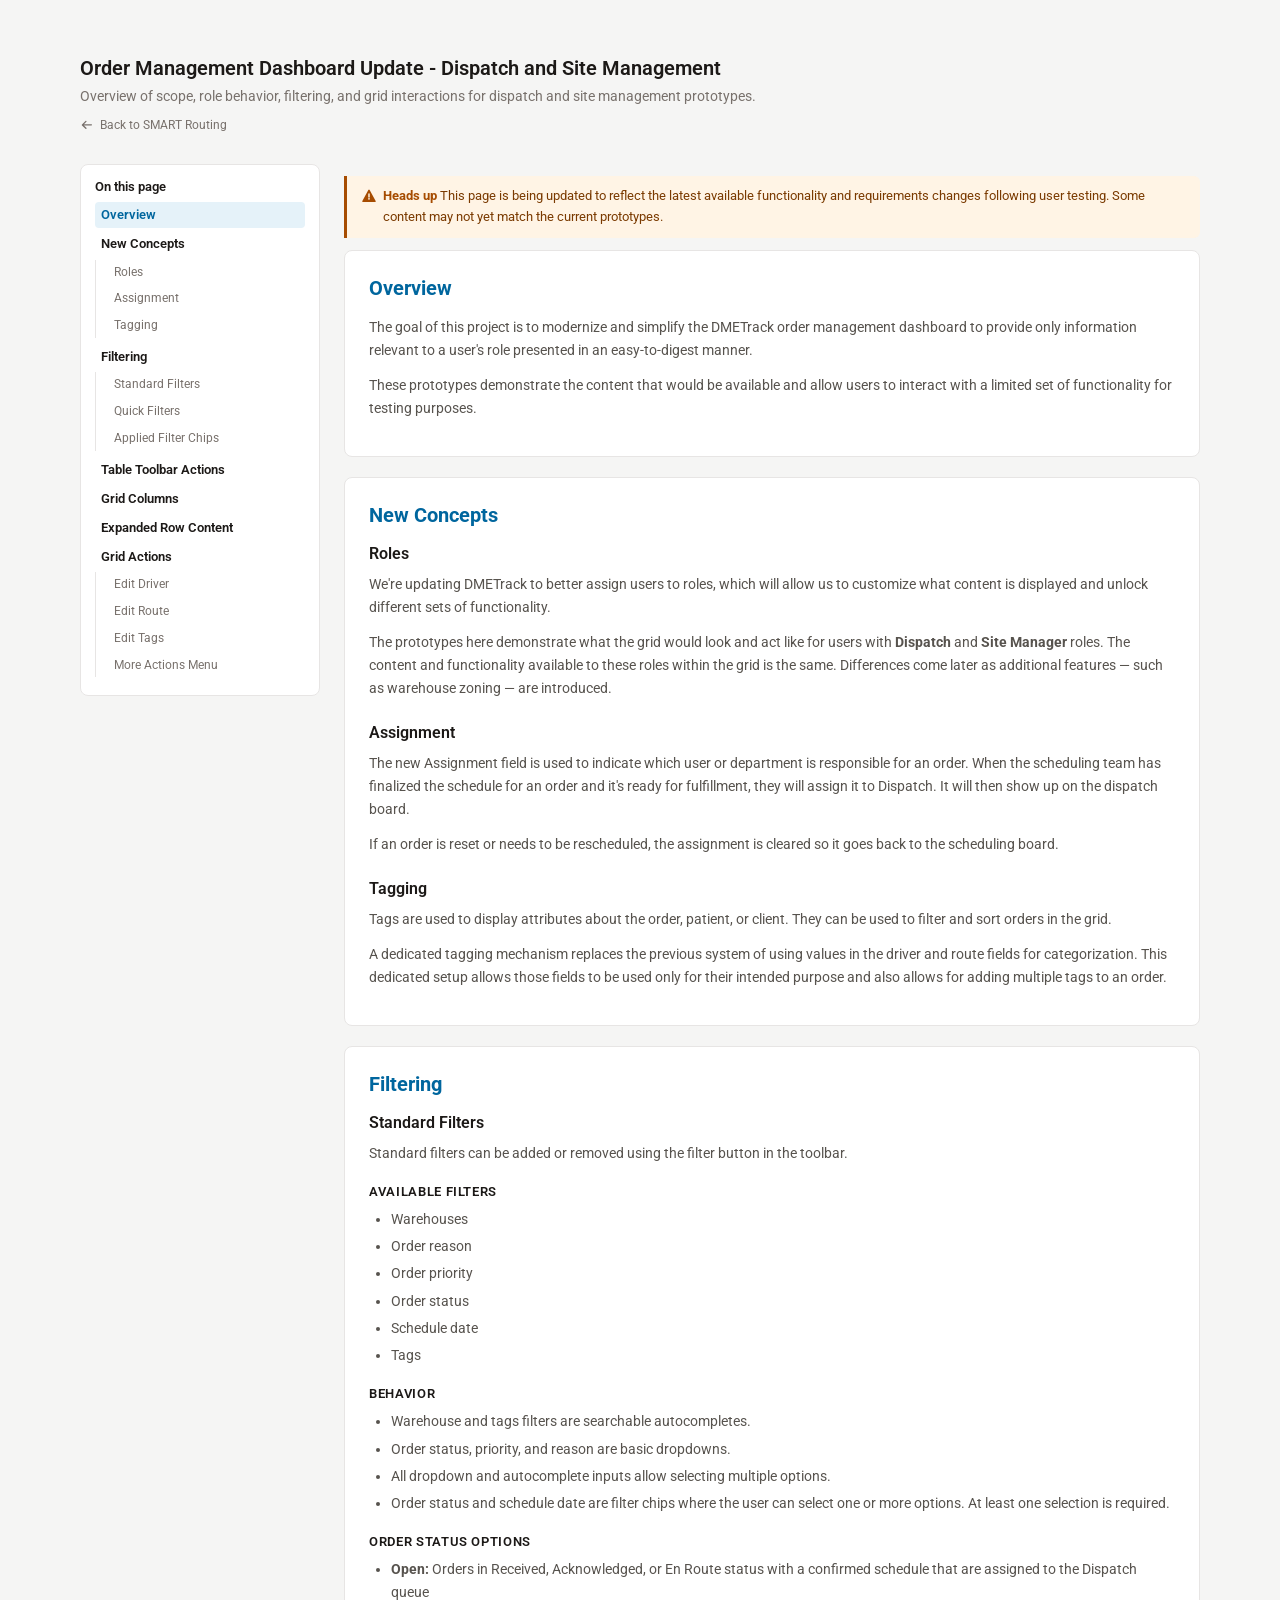
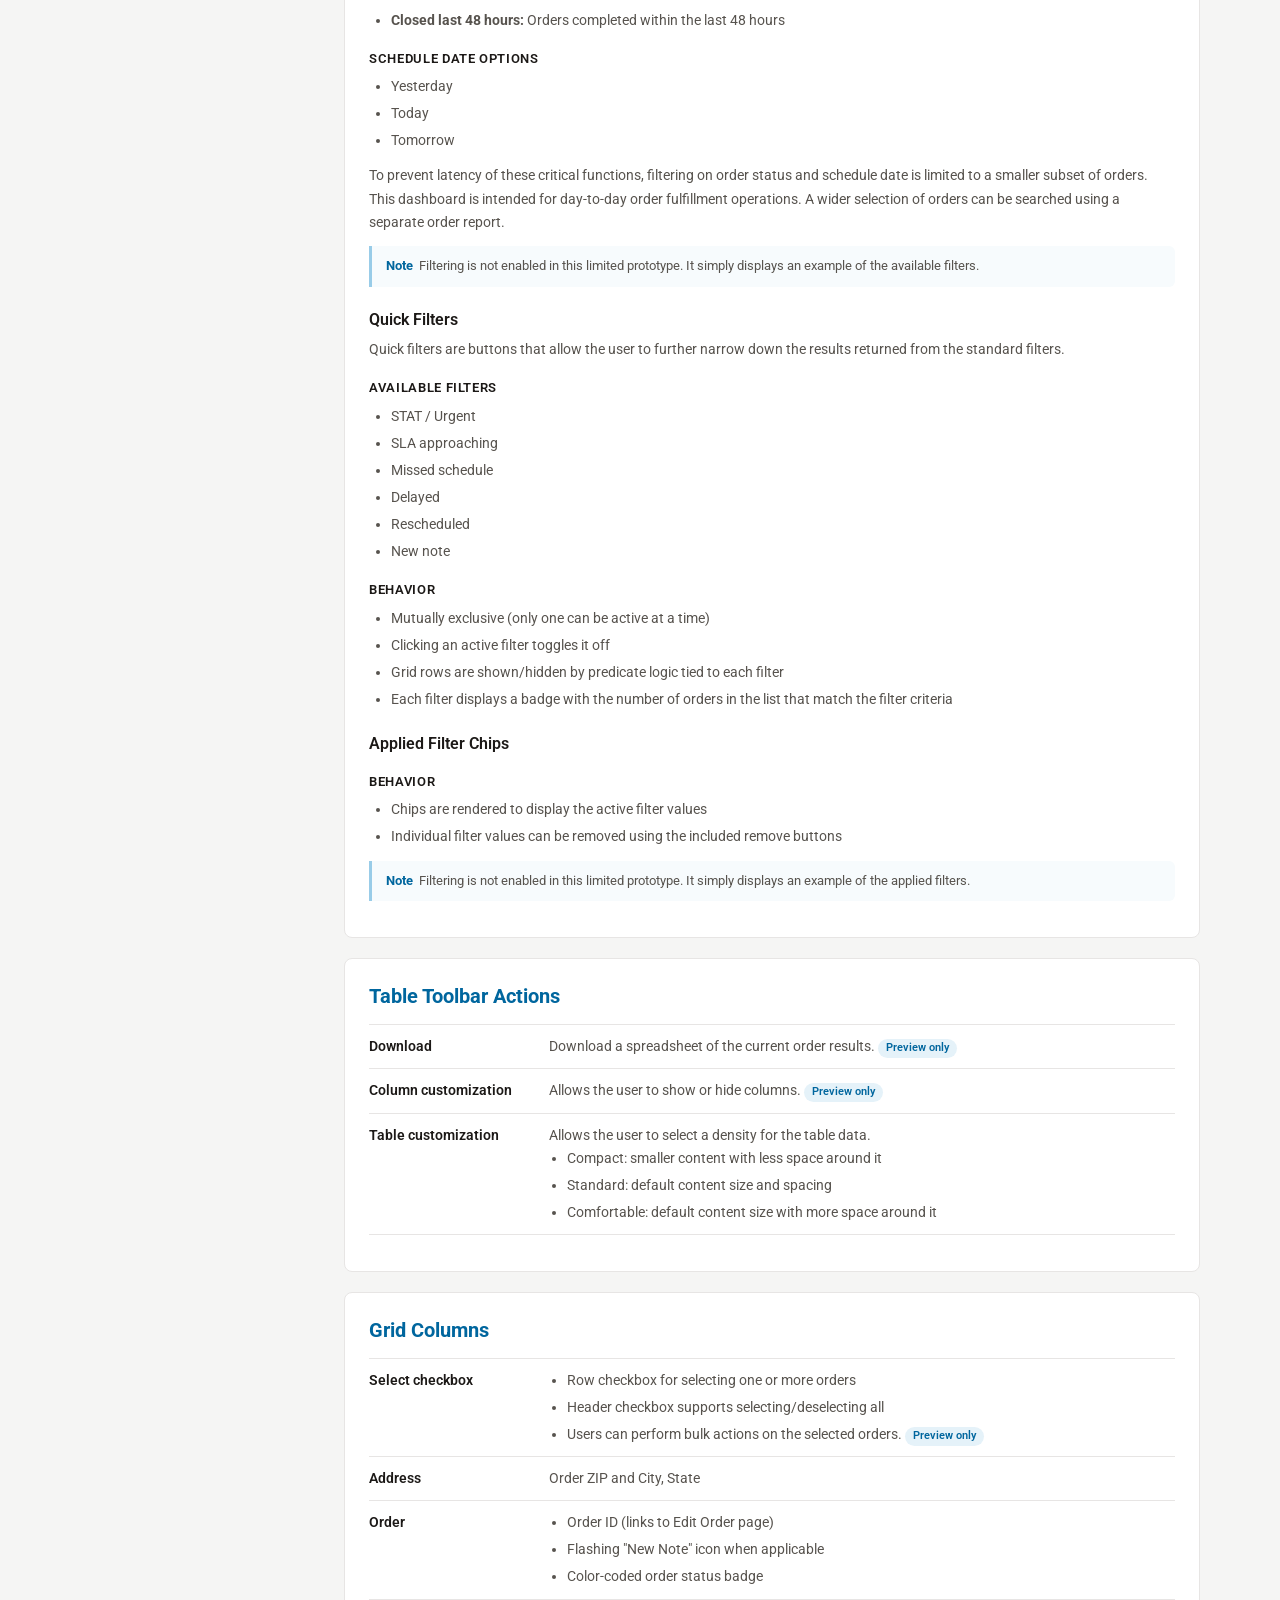
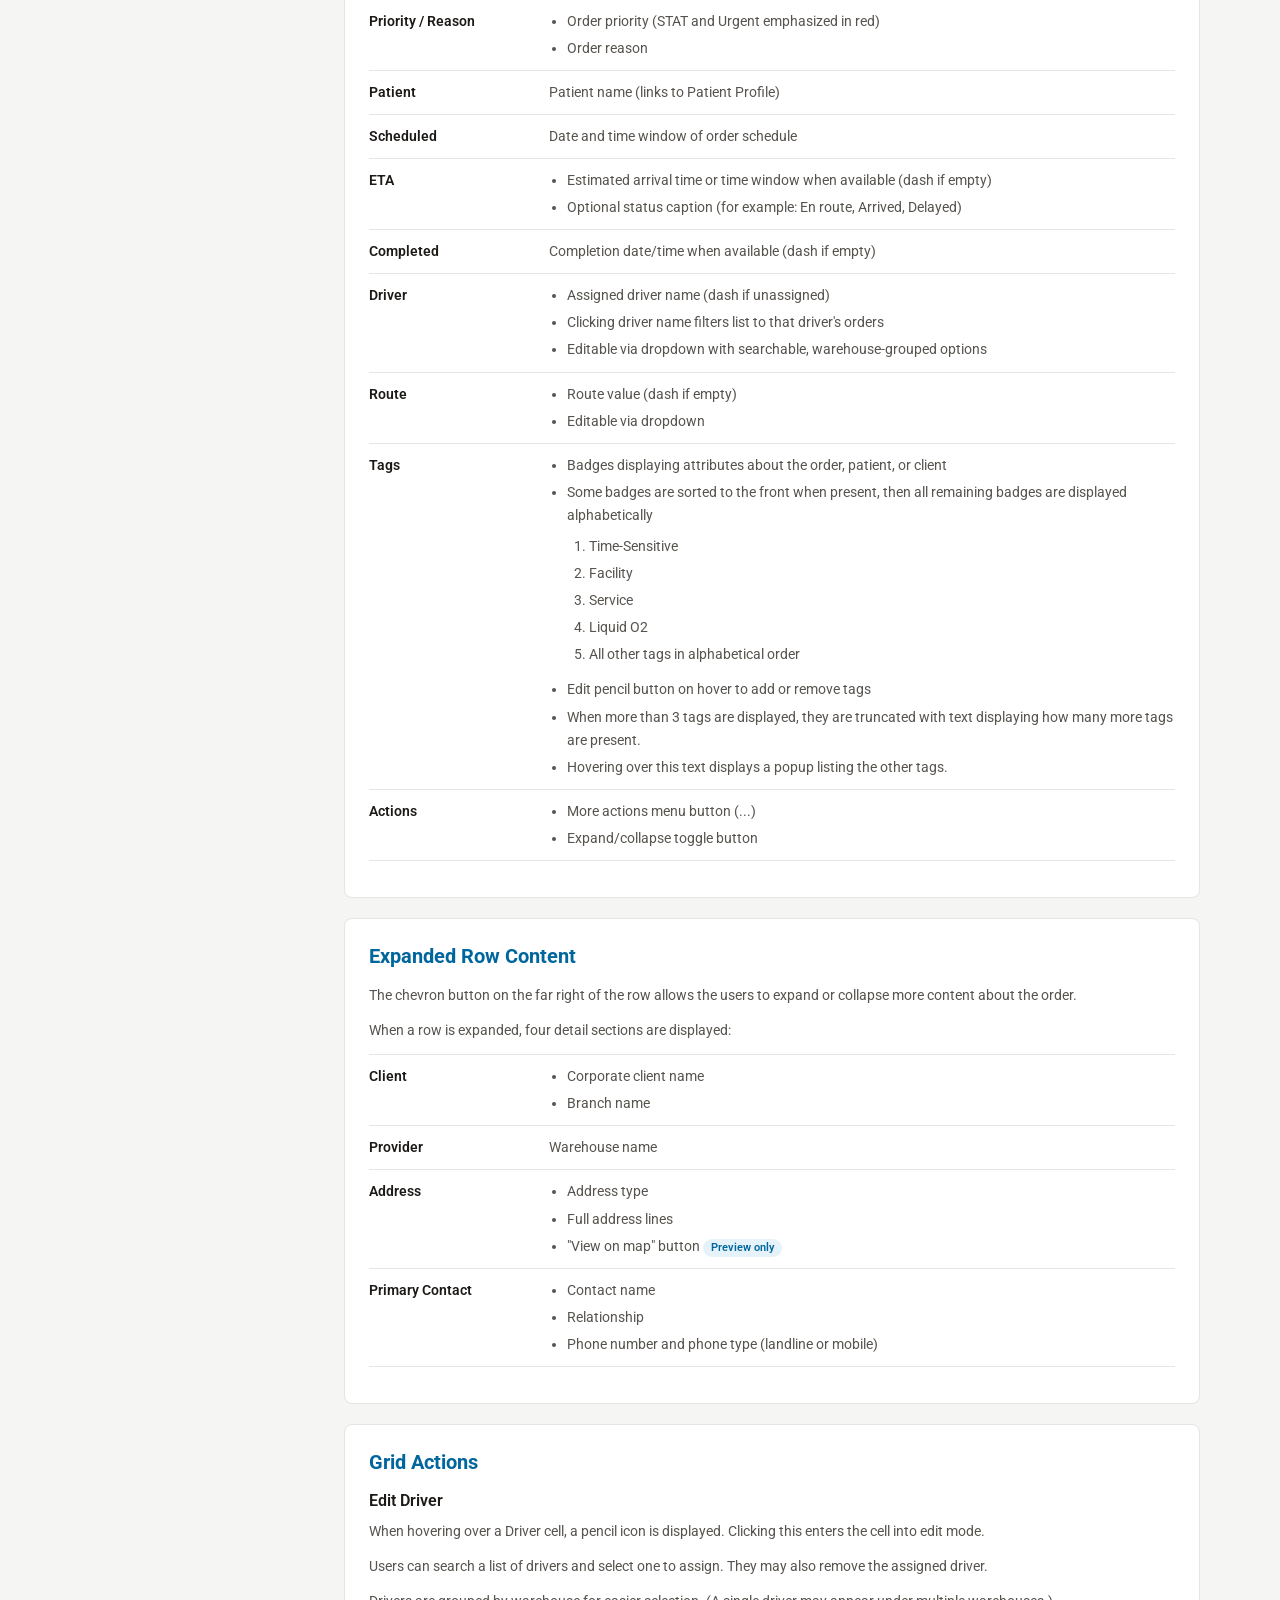
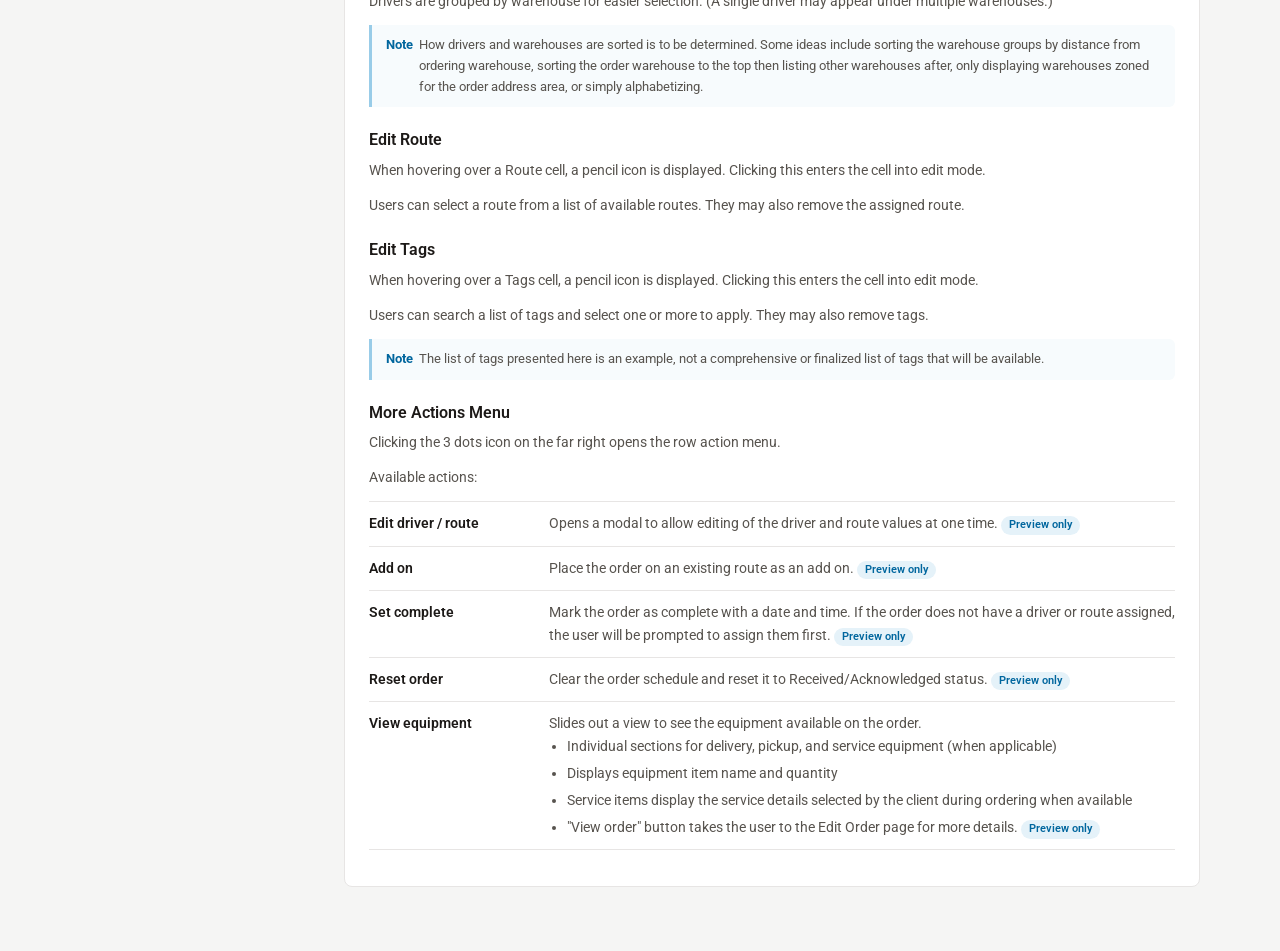
<file: smart-routing/dispatch-details.html>
<!DOCTYPE html>
<html lang="en">
<head>
  <meta charset="UTF-8">
  <meta name="viewport" content="width=device-width, initial-scale=1.0">
  <title>Order Management Dashboard Update - Dispatch and Site Management</title>
  <link rel="preconnect" href="https://fonts.googleapis.com">
  <link rel="preconnect" href="https://fonts.gstatic.com" crossorigin>
  <link href="https://fonts.googleapis.com/css2?family=Roboto:wght@400;500;600;700&display=swap" rel="stylesheet">
  <link rel="stylesheet" href="../assets/prototype-gallery.css?v=2026-06-24">
  <script src="../assets/prototype-gallery.js?v=2026-06-24" defer></script>
</head>
<body class="subpage details-page">
  <header>
    <h1>Order Management Dashboard Update - Dispatch and Site Management</h1>
    <p>Overview of scope, role behavior, filtering, and grid interactions for dispatch and site management prototypes.</p>
    <a class="crumb" href="./index.html" aria-label="Back to SMART Routing prototypes">
      <span class="crumb-icon" aria-hidden="true">
        <svg viewBox="0 0 16 16" fill="currentColor" xmlns="http://www.w3.org/2000/svg">
          <path d="M7.28 3.22a.75.75 0 0 1 0 1.06L4.56 7H13a.75.75 0 0 1 0 1.5H4.56l2.72 2.72a.75.75 0 1 1-1.06 1.06L2.22 8.53a.75.75 0 0 1 0-1.06l4-4a.75.75 0 0 1 1.06 0Z"/>
        </svg>
      </span>
      <span>Back to SMART Routing</span>
    </a>
  </header>

  <main class="details-layout">
    <aside class="details-toc" aria-label="Table of contents">
      <h2 class="details-toc-title">On this page</h2>
      <ul class="details-toc-list">
        <li><a href="#overview">Overview</a></li>
        <li><a href="#new-concepts">New Concepts</a>
          <ul class="details-toc-sublist">
            <li><a href="#roles">Roles</a></li>
            <li><a href="#assignment">Assignment</a></li>
            <li><a href="#tagging">Tagging</a></li>
          </ul>
        </li>
        <li><a href="#filtering">Filtering</a>
          <ul class="details-toc-sublist">
            <li><a href="#standard-filters">Standard Filters</a></li>
            <li><a href="#quick-filters">Quick Filters</a></li>
            <li><a href="#applied-filter-chips">Applied Filter Chips</a></li>
          </ul>
        </li>
        <li><a href="#toolbar-actions">Table Toolbar Actions</a></li>
        <li><a href="#grid-columns">Grid Columns</a></li>
        <li><a href="#expanded-row-content">Expanded Row Content</a></li>
        <li><a href="#grid-actions">Grid Actions</a>
          <ul class="details-toc-sublist">
            <li><a href="#edit-driver">Edit Driver</a></li>
            <li><a href="#edit-route">Edit Route</a></li>
            <li><a href="#edit-tags">Edit Tags</a></li>
            <li><a href="#more-actions-menu">More Actions Menu</a></li>
          </ul>
        </li>
      </ul>
    </aside>

    <article class="details-article" aria-label="Dispatch and Site Management details overview">
      <p class="details-note details-note-warning">
        <svg class="details-note-icon" viewBox="0 0 16 16" fill="currentColor" xmlns="http://www.w3.org/2000/svg" aria-hidden="true">
          <path d="M8 1.5a.75.75 0 0 1 .66.39l6 11A.75.75 0 0 1 14 14H2a.75.75 0 0 1-.66-1.11l6-11A.75.75 0 0 1 8 1.5Zm0 3.75a.75.75 0 0 0-.75.75v3a.75.75 0 0 0 1.5 0V6a.75.75 0 0 0-.75-.75Zm0 6.5a.9.9 0 1 0 0-1.8.9.9 0 0 0 0 1.8Z"/>
        </svg>
        <span><strong>Heads up</strong> This page is being updated to reflect the latest available functionality and requirements changes following user testing. Some content may not yet match the current prototypes.</span>
      </p>

      <section class="details-section" id="overview">
        <h2 class="details-section-title">Overview</h2>
        <p class="details-lead">The goal of this project is to modernize and simplify the DMETrack order management dashboard to provide only information relevant to a user's role presented in an easy-to-digest manner.</p>
        <p>These prototypes demonstrate the content that would be available and allow users to interact with a limited set of functionality for testing purposes.</p>
      </section>

      <section class="details-section" id="new-concepts">
        <h2 class="details-section-title">New Concepts</h2>

        <h3 class="details-subhead" id="roles">Roles</h3>
        <p>We're updating DMETrack to better assign users to roles, which will allow us to customize what content is displayed and unlock different sets of functionality.</p>
        <p>The prototypes here demonstrate what the grid would look and act like for users with <strong>Dispatch</strong> and <strong>Site Manager</strong> roles. The content and functionality available to these roles within the grid is the same. Differences come later as additional features &mdash; such as warehouse zoning &mdash; are introduced.</p>

        <h3 class="details-subhead" id="assignment">Assignment</h3>
        <p>The new Assignment field is used to indicate which user or department is responsible for an order. When the scheduling team has finalized the schedule for an order and it's ready for fulfillment, they will assign it to Dispatch. It will then show up on the dispatch board.</p>
        <p>If an order is reset or needs to be rescheduled, the assignment is cleared so it goes back to the scheduling board.</p>

        <h3 class="details-subhead" id="tagging">Tagging</h3>
        <p>Tags are used to display attributes about the order, patient, or client. They can be used to filter and sort orders in the grid.</p>
        <p>A dedicated tagging mechanism replaces the previous system of using values in the driver and route fields for categorization. This dedicated setup allows those fields to be used only for their intended purpose and also allows for adding multiple tags to an order.</p>
      </section>

      <section class="details-section" id="filtering">
        <h2 class="details-section-title">Filtering</h2>

        <h3 class="details-subhead" id="standard-filters">Standard Filters</h3>
        <p>Standard filters can be added or removed using the filter button in the toolbar.</p>

        <h4>Available filters</h4>
        <ul>
          <li>Warehouses</li>
          <li>Order reason</li>
          <li>Order priority</li>
          <li>Order status</li>
          <li>Schedule date</li>
          <li>Tags</li>
        </ul>

        <h4>Behavior</h4>
        <ul>
          <li>Warehouse and tags filters are searchable autocompletes.</li>
          <li>Order status, priority, and reason are basic dropdowns.</li>
          <li>All dropdown and autocomplete inputs allow selecting multiple options.</li>
          <li>Order status and schedule date are filter chips where the user can select one or more options. At least one selection is required.</li>
        </ul>

        <h4>Order status options</h4>
        <ul>
          <li><strong>Open:</strong> Orders in Received, Acknowledged, or En Route status with a confirmed schedule that are assigned to the Dispatch queue</li>
          <li><strong>Closed last 48 hours:</strong> Orders completed within the last 48 hours</li>
        </ul>
        <h4>Schedule date options</h4>
        <ul>
          <li>Yesterday</li>
          <li>Today</li>
          <li>Tomorrow</li>
        </ul>

        <p>To prevent latency of these critical functions, filtering on order status and schedule date is limited to a smaller subset of orders. This dashboard is intended for day-to-day order fulfillment operations. A wider selection of orders can be searched using a separate order report.</p>

        <p class="details-note"><strong>Note</strong> Filtering is not enabled in this limited prototype. It simply displays an example of the available filters.</p>

        <h3 class="details-subhead" id="quick-filters">Quick Filters</h3>
        <p>Quick filters are buttons that allow the user to further narrow down the results returned from the standard filters.</p>
        <h4>Available filters</h4>
        <ul>
          <li>STAT / Urgent</li>
          <li>SLA approaching</li>
          <li>Missed schedule</li>
          <li>Delayed</li>
          <li>Rescheduled</li>
          <li>New note</li>
        </ul>
        <h4>Behavior</h4>
        <ul>
          <li>Mutually exclusive (only one can be active at a time)</li>
          <li>Clicking an active filter toggles it off</li>
          <li>Grid rows are shown/hidden by predicate logic tied to each filter</li>
          <li>Each filter displays a badge with the number of orders in the list that match the filter criteria</li>
        </ul>

        <h3 class="details-subhead" id="applied-filter-chips">Applied Filter Chips</h3>
        <h4>Behavior</h4>
        <ul>
          <li>Chips are rendered to display the active filter values</li>
          <li>Individual filter values can be removed using the included remove buttons</li>
        </ul>
        <p class="details-note"><strong>Note</strong> Filtering is not enabled in this limited prototype. It simply displays an example of the applied filters.</p>
      </section>

      <section class="details-section" id="toolbar-actions">
        <h2 class="details-section-title">Table Toolbar Actions</h2>
        <dl class="details-deflist">
          <dt>Download</dt>
          <dd>Download a spreadsheet of the current order results. <span class="details-flag">Preview only</span></dd>

          <dt>Column customization</dt>
          <dd>Allows the user to show or hide columns. <span class="details-flag">Preview only</span></dd>

          <dt>Table customization</dt>
          <dd>Allows the user to select a density for the table data.
            <ul>
              <li>Compact: smaller content with less space around it</li>
              <li>Standard: default content size and spacing</li>
              <li>Comfortable: default content size with more space around it</li>
            </ul>
          </dd>
        </dl>
      </section>

      <section class="details-section" id="grid-columns">
        <h2 class="details-section-title">Grid Columns</h2>

        <dl class="details-deflist">
          <dt>Select checkbox</dt>
          <dd>
            <ul>
              <li>Row checkbox for selecting one or more orders</li>
              <li>Header checkbox supports selecting/deselecting all</li>
              <li>Users can perform bulk actions on the selected orders. <span class="details-flag">Preview only</span></li>
            </ul>
          </dd>

          <dt>Address</dt>
          <dd>Order ZIP and City, State</dd>

          <dt>Order</dt>
          <dd>
            <ul>
              <li>Order ID (links to Edit Order page)</li>
              <li>Flashing "New Note" icon when applicable</li>
              <li>Color-coded order status badge</li>
            </ul>
          </dd>

          <dt>Priority / Reason</dt>
          <dd>
            <ul>
              <li>Order priority (STAT and Urgent emphasized in red)</li>
              <li>Order reason</li>
            </ul>
          </dd>

          <dt>Patient</dt>
          <dd>Patient name (links to Patient Profile)</dd>

          <dt>Scheduled</dt>
          <dd>Date and time window of order schedule</dd>

          <dt>ETA</dt>
          <dd>
            <ul>
              <li>Estimated arrival time or time window when available (dash if empty)</li>
              <li>Optional status caption (for example: En route, Arrived, Delayed)</li>
            </ul>
          </dd>

          <dt>Completed</dt>
          <dd>Completion date/time when available (dash if empty)</dd>

          <dt>Driver</dt>
          <dd>
            <ul>
              <li>Assigned driver name (dash if unassigned)</li>
              <li>Clicking driver name filters list to that driver's orders</li>
              <li>Editable via dropdown with searchable, warehouse-grouped options</li>
            </ul>
          </dd>

          <dt>Route</dt>
          <dd>
            <ul>
              <li>Route value (dash if empty)</li>
              <li>Editable via dropdown</li>
            </ul>
          </dd>

          <dt>Tags</dt>
          <dd>
            <ul>
              <li>Badges displaying attributes about the order, patient, or client</li>
              <li>Some badges are sorted to the front when present, then all remaining badges are displayed alphabetically
                <ol>
                  <li>Time-Sensitive</li>
                  <li>Facility</li>
                  <li>Service</li>
                  <li>Liquid O2</li>
                  <li>All other tags in alphabetical order</li>
                </ol>
              </li>
              <li>Edit pencil button on hover to add or remove tags</li>
              <li>When more than 3 tags are displayed, they are truncated with text displaying how many more tags are present.</li>
              <li>Hovering over this text displays a popup listing the other tags.</li>
            </ul>
          </dd>

          <dt>Actions</dt>
          <dd>
            <ul>
              <li>More actions menu button (...)</li>
              <li>Expand/collapse toggle button</li>
            </ul>
          </dd>
        </dl>
      </section>

      <section class="details-section" id="expanded-row-content">
        <h2 class="details-section-title">Expanded Row Content</h2>
        <p>The chevron button on the far right of the row allows the users to expand or collapse more content about the order.</p>
        <p>When a row is expanded, four detail sections are displayed:</p>
        <dl class="details-deflist">
          <dt>Client</dt>
          <dd>
            <ul>
              <li>Corporate client name</li>
              <li>Branch name</li>
            </ul>
          </dd>

          <dt>Provider</dt>
          <dd>Warehouse name</dd>

          <dt>Address</dt>
          <dd>
            <ul>
              <li>Address type</li>
              <li>Full address lines</li>
              <li>"View on map" button <span class="details-flag">Preview only</span></li>
            </ul>
          </dd>

          <dt>Primary Contact</dt>
          <dd>
            <ul>
              <li>Contact name</li>
              <li>Relationship</li>
              <li>Phone number and phone type (landline or mobile)</li>
            </ul>
          </dd>
        </dl>
      </section>

      <section class="details-section" id="grid-actions">
        <h2 class="details-section-title">Grid Actions</h2>

        <h3 class="details-subhead" id="edit-driver">Edit Driver</h3>
        <p>When hovering over a Driver cell, a pencil icon is displayed. Clicking this enters the cell into edit mode.</p>
        <p>Users can search a list of drivers and select one to assign. They may also remove the assigned driver.</p>
        <p>Drivers are grouped by warehouse for easier selection. (A single driver may appear under multiple warehouses.)</p>
        <p class="details-note"><strong>Note</strong> How drivers and warehouses are sorted is to be determined. Some ideas include sorting the warehouse groups by distance from ordering warehouse, sorting the order warehouse to the top then listing other warehouses after, only displaying warehouses zoned for the order address area, or simply alphabetizing.</p>

        <h3 class="details-subhead" id="edit-route">Edit Route</h3>
        <p>When hovering over a Route cell, a pencil icon is displayed. Clicking this enters the cell into edit mode.</p>
        <p>Users can select a route from a list of available routes. They may also remove the assigned route.</p>

        <h3 class="details-subhead" id="edit-tags">Edit Tags</h3>
        <p>When hovering over a Tags cell, a pencil icon is displayed. Clicking this enters the cell into edit mode.</p>
        <p>Users can search a list of tags and select one or more to apply. They may also remove tags.</p>
        <p class="details-note"><strong>Note</strong> The list of tags presented here is an example, not a comprehensive or finalized list of tags that will be available.</p>

        <h3 class="details-subhead" id="more-actions-menu">More Actions Menu</h3>
        <p>Clicking the 3 dots icon on the far right opens the row action menu.</p>
        <p>Available actions:</p>
        <dl class="details-deflist">
          <dt>Edit driver / route</dt>
          <dd>Opens a modal to allow editing of the driver and route values at one time. <span class="details-flag">Preview only</span></dd>

          <dt>Add on</dt>
          <dd>Place the order on an existing route as an add on. <span class="details-flag">Preview only</span></dd>

          <dt>Set complete</dt>
          <dd>Mark the order as complete with a date and time. If the order does not have a driver or route assigned, the user will be prompted to assign them first. <span class="details-flag">Preview only</span></dd>

          <dt>Reset order</dt>
          <dd>Clear the order schedule and reset it to Received/Acknowledged status. <span class="details-flag">Preview only</span></dd>

          <dt>View equipment</dt>
          <dd>Slides out a view to see the equipment available on the order.
            <ul>
              <li>Individual sections for delivery, pickup, and service equipment (when applicable)</li>
              <li>Displays equipment item name and quantity</li>
              <li>Service items display the service details selected by the client during ordering when available</li>
              <li>"View order" button takes the user to the Edit Order page for more details. <span class="details-flag">Preview only</span></li>
            </ul>
          </dd>
        </dl>
      </section>
    </article>
  </main>
</body>
</html>
</file>
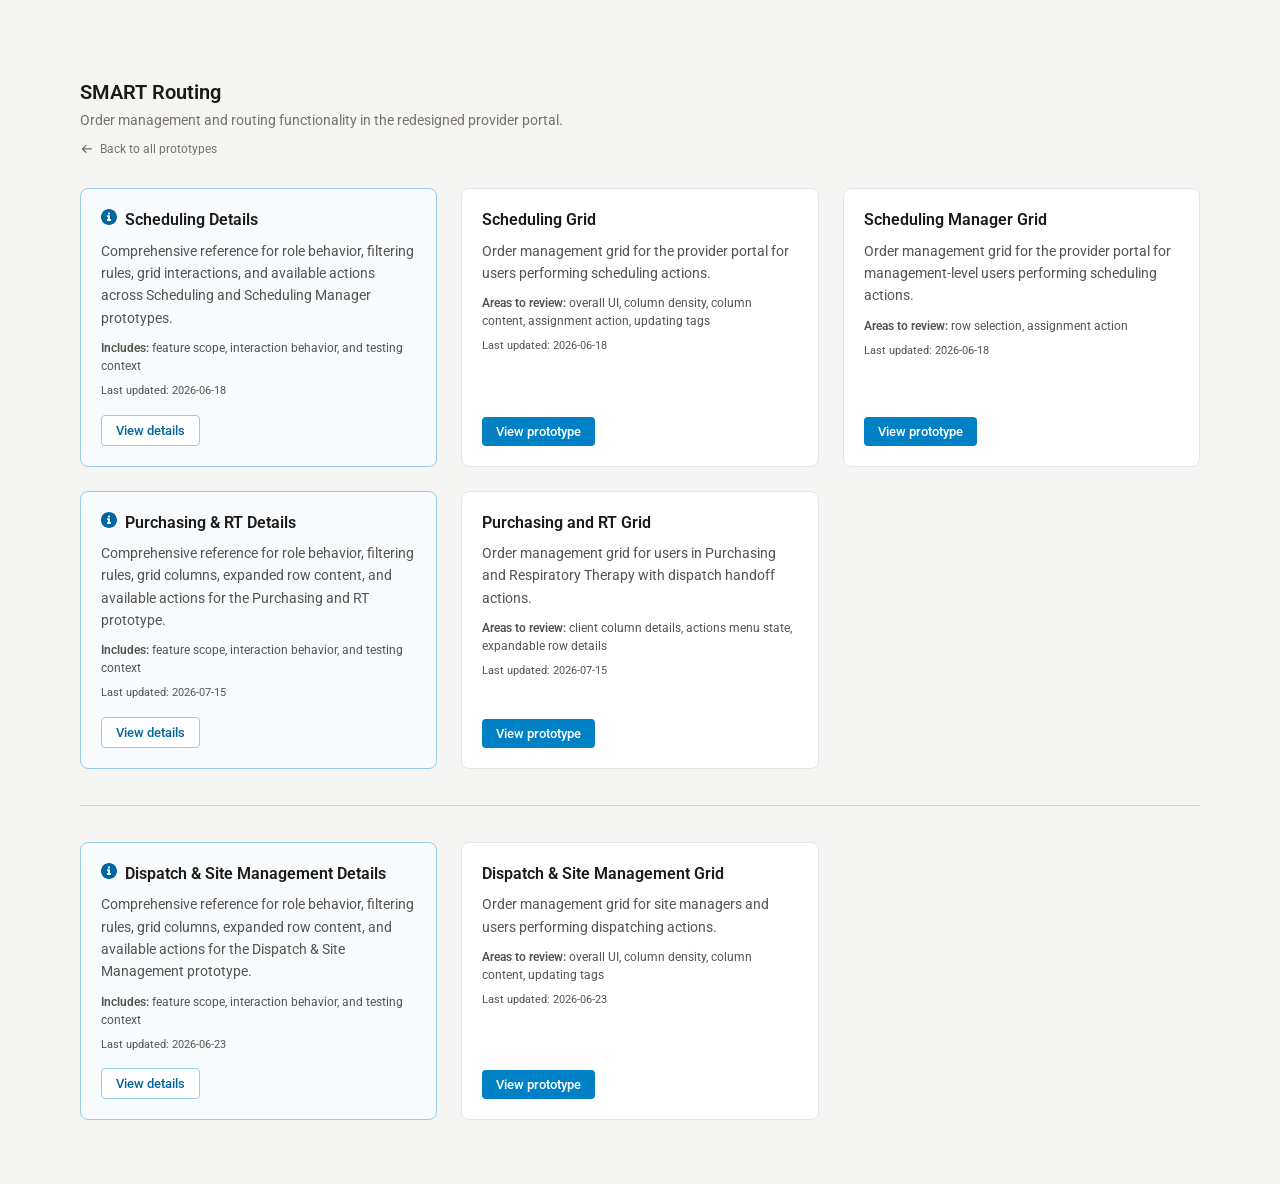
<file: smart-routing/dispatch.html>
<!DOCTYPE html>
<html lang="en">
<head>
<meta charset="UTF-8">
<meta name="viewport" content="width=device-width, initial-scale=1.0">
<title>SMART Routing - Dispatch Grid</title>
<link rel="preconnect" href="https://fonts.googleapis.com">
<link rel="preconnect" href="https://fonts.gstatic.com" crossorigin>
<link href="https://fonts.googleapis.com/css2?family=Roboto:wght@400;500;600&display=swap" rel="stylesheet">
<link rel="stylesheet" href="smart-routing.css?v=2026-07-22f">
<meta name="prototype-title" content="SMART Routing — Dispatch Grid">
<meta name="prototype-password" content="lamp-govern-grave-return">
<meta name="prototype-back" content="index.html">
<script src="../password-gate.js?v=2026-06-18b"></script>
</head>
<body class="dispatch-layout" data-density="standard">
  <div class="table-settings">
    <div class="toolbar-row">
      <div class="toolbar-filters">
        <button class="icon-btn icon-btn--lg filter-toggle-btn" id="filterToggleBtn" aria-label="Filter"></button>
        <div class="quick-filters" id="quickFilters">
          <button class="filter-btn" data-filter="STAT / Urgent"><span class="filter-check"></span><span class="filter-label">STAT / Urgent</span><span class="count-badge">4</span></button>
          <button class="filter-btn" data-filter="SLA approaching"><span class="filter-check"></span><span class="filter-label">SLA approaching</span><span class="count-badge">6</span></button>
          <button class="filter-btn" data-filter="Missed schedule"><span class="filter-check"></span><span class="filter-label">Missed schedule</span><span class="count-badge">3</span></button>
          <button class="filter-btn" data-filter="Delayed"><span class="filter-check"></span><span class="filter-label">Delayed</span><span class="count-badge">1</span></button>
          <button class="filter-btn" data-filter="Rescheduled"><span class="filter-check"></span><span class="filter-label">Rescheduled</span><span class="count-badge">1</span></button>
          <button class="filter-btn" data-filter="New note"><span class="filter-check"></span><span class="filter-label">New note</span><span class="count-badge">3</span></button>
        </div>
      </div>
      <div class="table-actions">
        <button class="icon-btn icon-btn--lg action-btn" aria-label="Export"></button>
        <button class="icon-btn icon-btn--lg action-btn" aria-label="Customize columns"></button>
        <button class="icon-btn icon-btn--lg action-btn" id="settingsBtn" aria-label="Settings"></button>
      </div>
    </div>
    <div class="applied-filters" id="appliedFilters">
      <span class="filter-chip"><span class="chip-text"><span class="chip-label">Warehouse:</span> <span class="chip-value">Birmingham, AL</span></span><button class="chip-remove" aria-label="Remove filter"></button></span>
      <span class="filter-chip"><span class="chip-text"><span class="chip-label">Warehouse:</span> <span class="chip-value">Gadsden, AL</span></span><button class="chip-remove" aria-label="Remove filter"></button></span>
      <span class="filter-chip"><span class="chip-text"><span class="chip-label">Order status:</span> <span class="chip-value">Open</span></span><button class="chip-remove" aria-label="Remove filter"></button></span>
      <span class="filter-chip"><span class="chip-text"><span class="chip-label">Order status:</span> <span class="chip-value">Closed last 48 hours</span></span><button class="chip-remove" aria-label="Remove filter"></button></span>
      <span class="filter-chip"><span class="chip-text"><span class="chip-label">Schedule date:</span> <span class="chip-value">Today</span></span><button class="chip-remove" aria-label="Remove filter"></button></span>
      <span class="filter-chip"><span class="chip-text"><span class="chip-label">Schedule date:</span> <span class="chip-value">Tomorrow</span></span><button class="chip-remove" aria-label="Remove filter"></button></span>
    </div>
  </div>
  <div class="dispatch-grid-shell">
    <div class="data-grid" id="grid">
      <div class="grid-track">
        <div class="grid-header">
          <div class="header-cell col-select"><span class="checkbox" id="selectAll" role="checkbox" aria-checked="false" aria-label="Select all rows" tabindex="0"></span></div>
          <div class="header-cell col-address">Address</div>
          <div class="header-cell col-order">Order</div>
          <div class="header-cell col-priority">Priority / Reason</div>
          <div class="header-cell col-patient">Patient</div>
          <div class="header-cell col-scheduled">Scheduled</div>
          <div class="header-cell col-eta">ETA</div>
          <div class="header-cell col-completed">Completed</div>
          <div class="header-cell col-driver">Driver</div>
          <div class="header-cell col-route">Route</div>
          <div class="header-cell col-tags">Tags</div>
          <div class="header-cell col-actions"></div>
        </div>
        <div id="rows"></div>
      </div>
    </div>
    <aside class="route-snapshot-panel" aria-label="Route snapshot">
      <p class="route-snapshot-text">route snapshot</p>
    </aside>
  </div>

<script src="grid-data.js?v=2026-07-22d"></script>
<script src="grid.js?v=2026-07-22e"></script>
<script>
  SmartRoutingGrid.init({
    variant: 'dispatch',
    assigneeMode: 'search'
  });
</script>
</body>
</html>
</file>
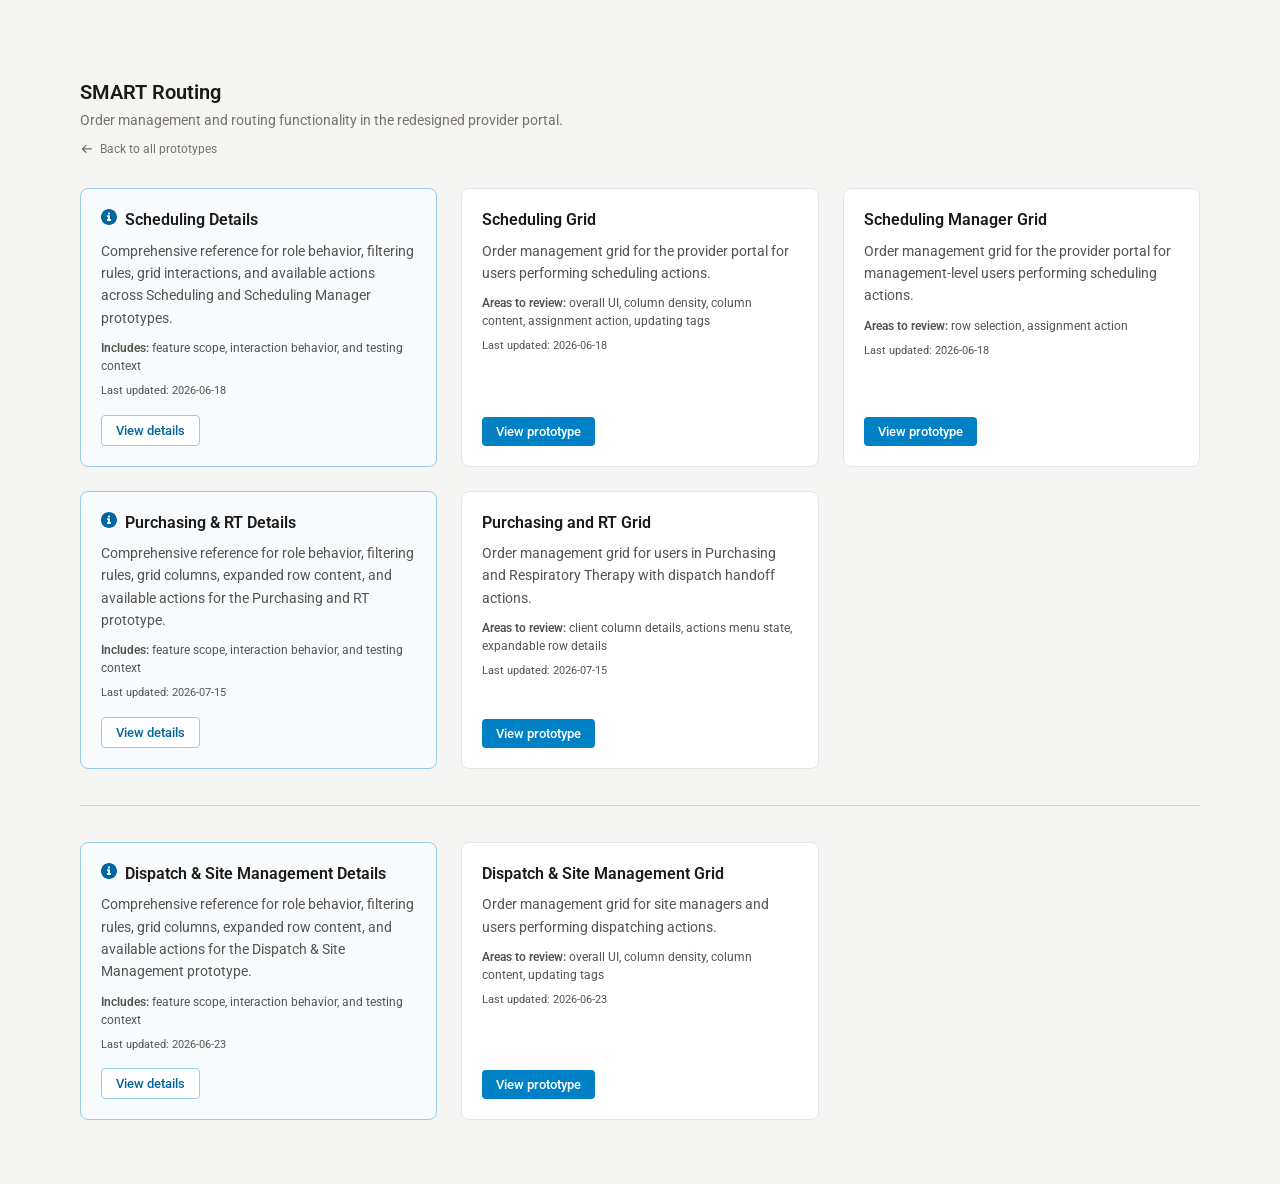
<file: smart-routing/purchasing-rt.html>
<!DOCTYPE html>
<html lang="en">
<head>
<meta charset="UTF-8">
<meta name="viewport" content="width=device-width, initial-scale=1.0">
<title>SMART Routing - Purchasing and RT Grid</title>
<link rel="preconnect" href="https://fonts.googleapis.com">
<link rel="preconnect" href="https://fonts.gstatic.com" crossorigin>
<link href="https://fonts.googleapis.com/css2?family=Roboto:wght@400;500;600&display=swap" rel="stylesheet">
<link rel="stylesheet" href="smart-routing.css?v=2026-07-22f">
<meta name="prototype-title" content="SMART Routing - Purchasing and RT Grid">
<meta name="prototype-password" content="pave-rhythm-grove-modal">
<meta name="prototype-back" content="index.html">
<script src="../password-gate.js?v=2026-06-18b"></script>
</head>
<body class="purchasing-rt-layout" data-density="standard">
  <div class="table-settings">
    <div class="toolbar-row">
      <div class="toolbar-filters">
        <button class="icon-btn icon-btn--lg filter-toggle-btn" id="filterToggleBtn" aria-label="Filter"></button>
        <div class="quick-filters" id="quickFilters">
          <button class="filter-btn" data-filter="New note">
            <span class="filter-check"></span><span class="filter-label">New note</span><span class="count-badge">3</span>
          </button>
        </div>
      </div>
      <div class="table-actions">
        <button class="icon-btn icon-btn--lg action-btn" aria-label="Export"></button>
        <button class="icon-btn icon-btn--lg action-btn" id="historyBtn" aria-label="History"></button>
        <button class="icon-btn icon-btn--lg action-btn" aria-label="Customize columns"></button>
        <button class="icon-btn icon-btn--lg action-btn" id="settingsBtn" aria-label="Settings"></button>
      </div>
    </div>
    <div class="applied-filters" id="appliedFilters">
      <span class="filter-chip"><span class="chip-text"><span class="chip-label">Order status:</span> <span class="chip-value">Open</span></span><button class="chip-remove" aria-label="Remove filter"></button></span>
      <span class="filter-chip"><span class="chip-text"><span class="chip-label">Client:</span> <span class="chip-value">HarborLight Hospice Care</span></span><button class="chip-remove" aria-label="Remove filter"></button></span>
      <span class="filter-chip"><span class="chip-text"><span class="chip-label">Client:</span> <span class="chip-value">Big Heart Hospice &amp; Home Care</span></span><button class="chip-remove" aria-label="Remove filter"></button></span>
      <span class="filter-chip"><span class="chip-text"><span class="chip-label">Client:</span> <span class="chip-value">Comfort Home Health</span></span><button class="chip-remove" aria-label="Remove filter"></button></span>
    </div>
  </div>
  <div class="data-grid" id="grid">
    <div class="grid-track">
      <div class="grid-header">
        <div class="header-cell col-order">Order</div>
        <div class="header-cell col-patient">Patient</div>
        <div class="header-cell col-client">Client</div>
        <div class="header-cell col-ordered">Ordered</div>
        <div class="header-cell col-completed">Completed</div>
        <div class="header-cell col-tags">Tags</div>
        <div class="header-cell col-actions"></div>
      </div>
      <div id="rows"></div>
    </div>
  </div>

<script src="grid-data.js?v=2026-07-22d"></script>
<script src="grid.js?v=2026-07-22e"></script>
<script>
  SmartRoutingGrid.init({
    variant: 'purchasing-rt'
  });
</script>
</body>
</html>
</file>
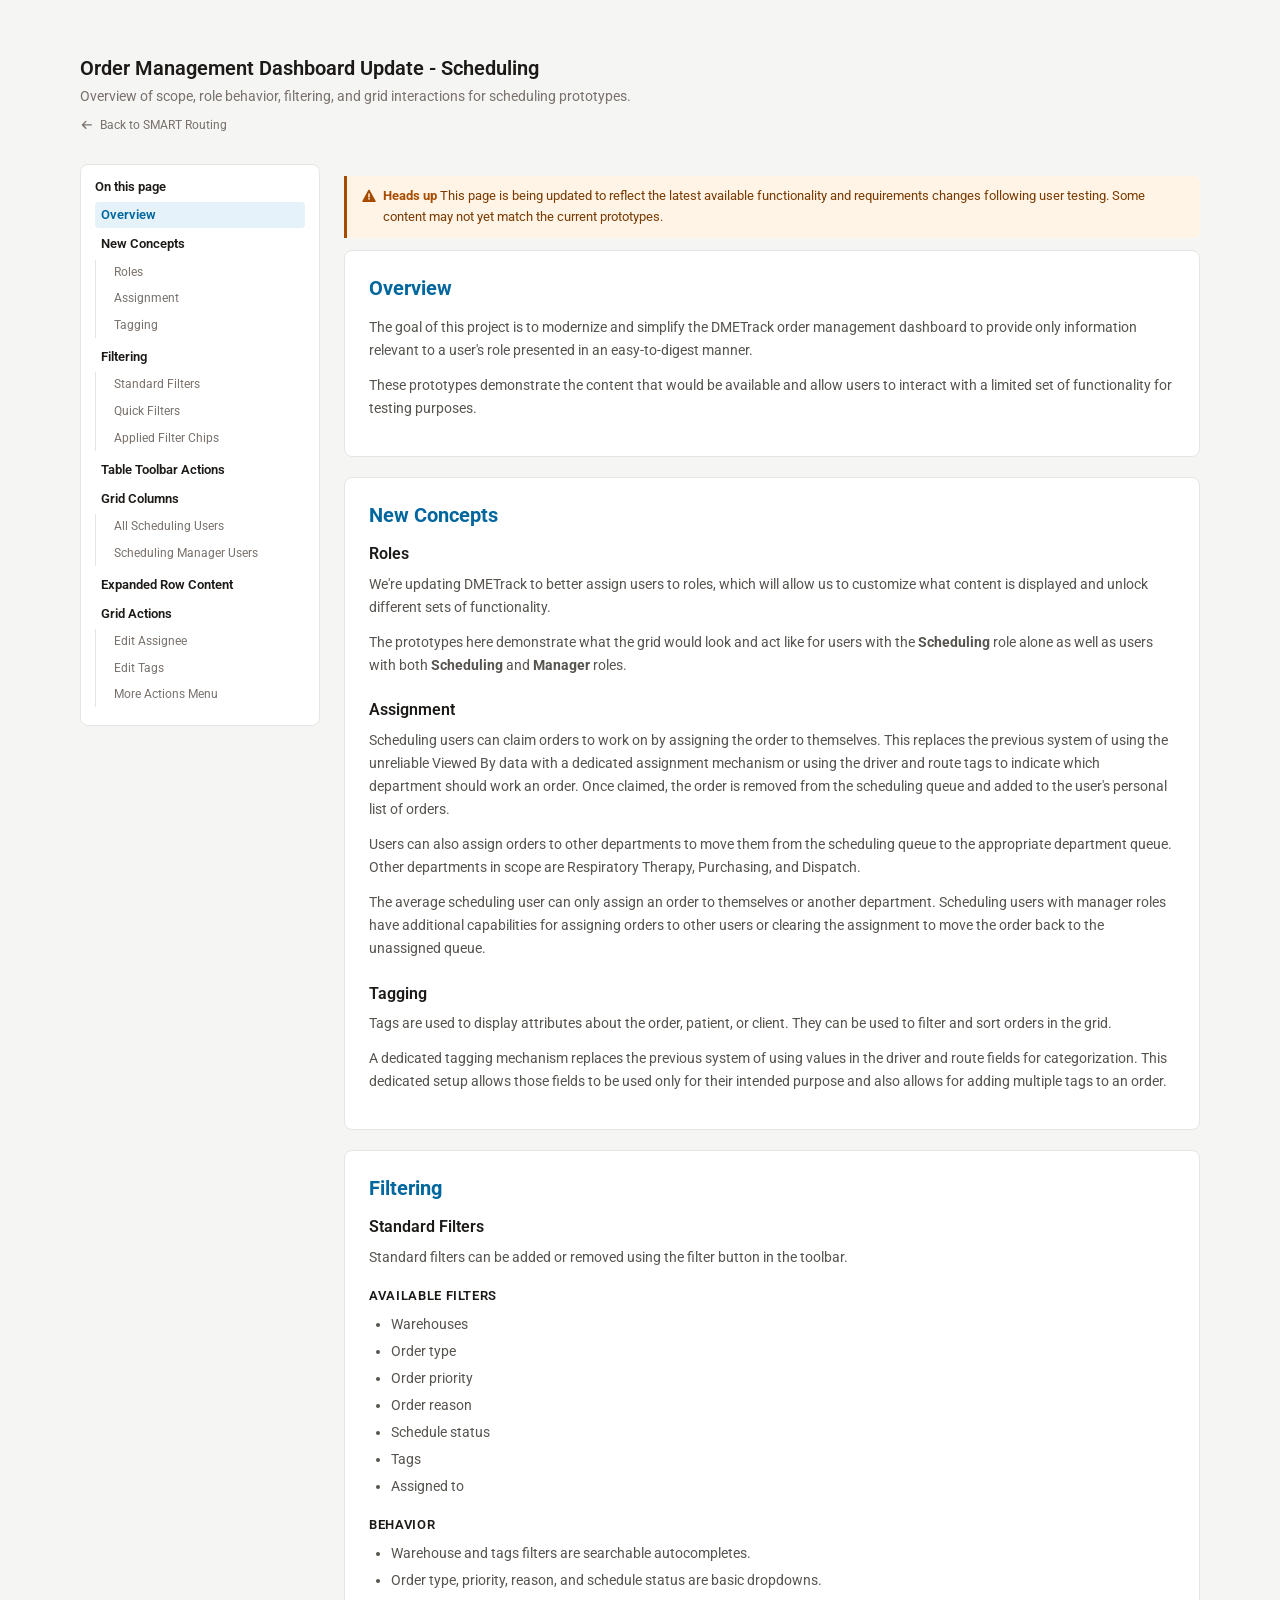
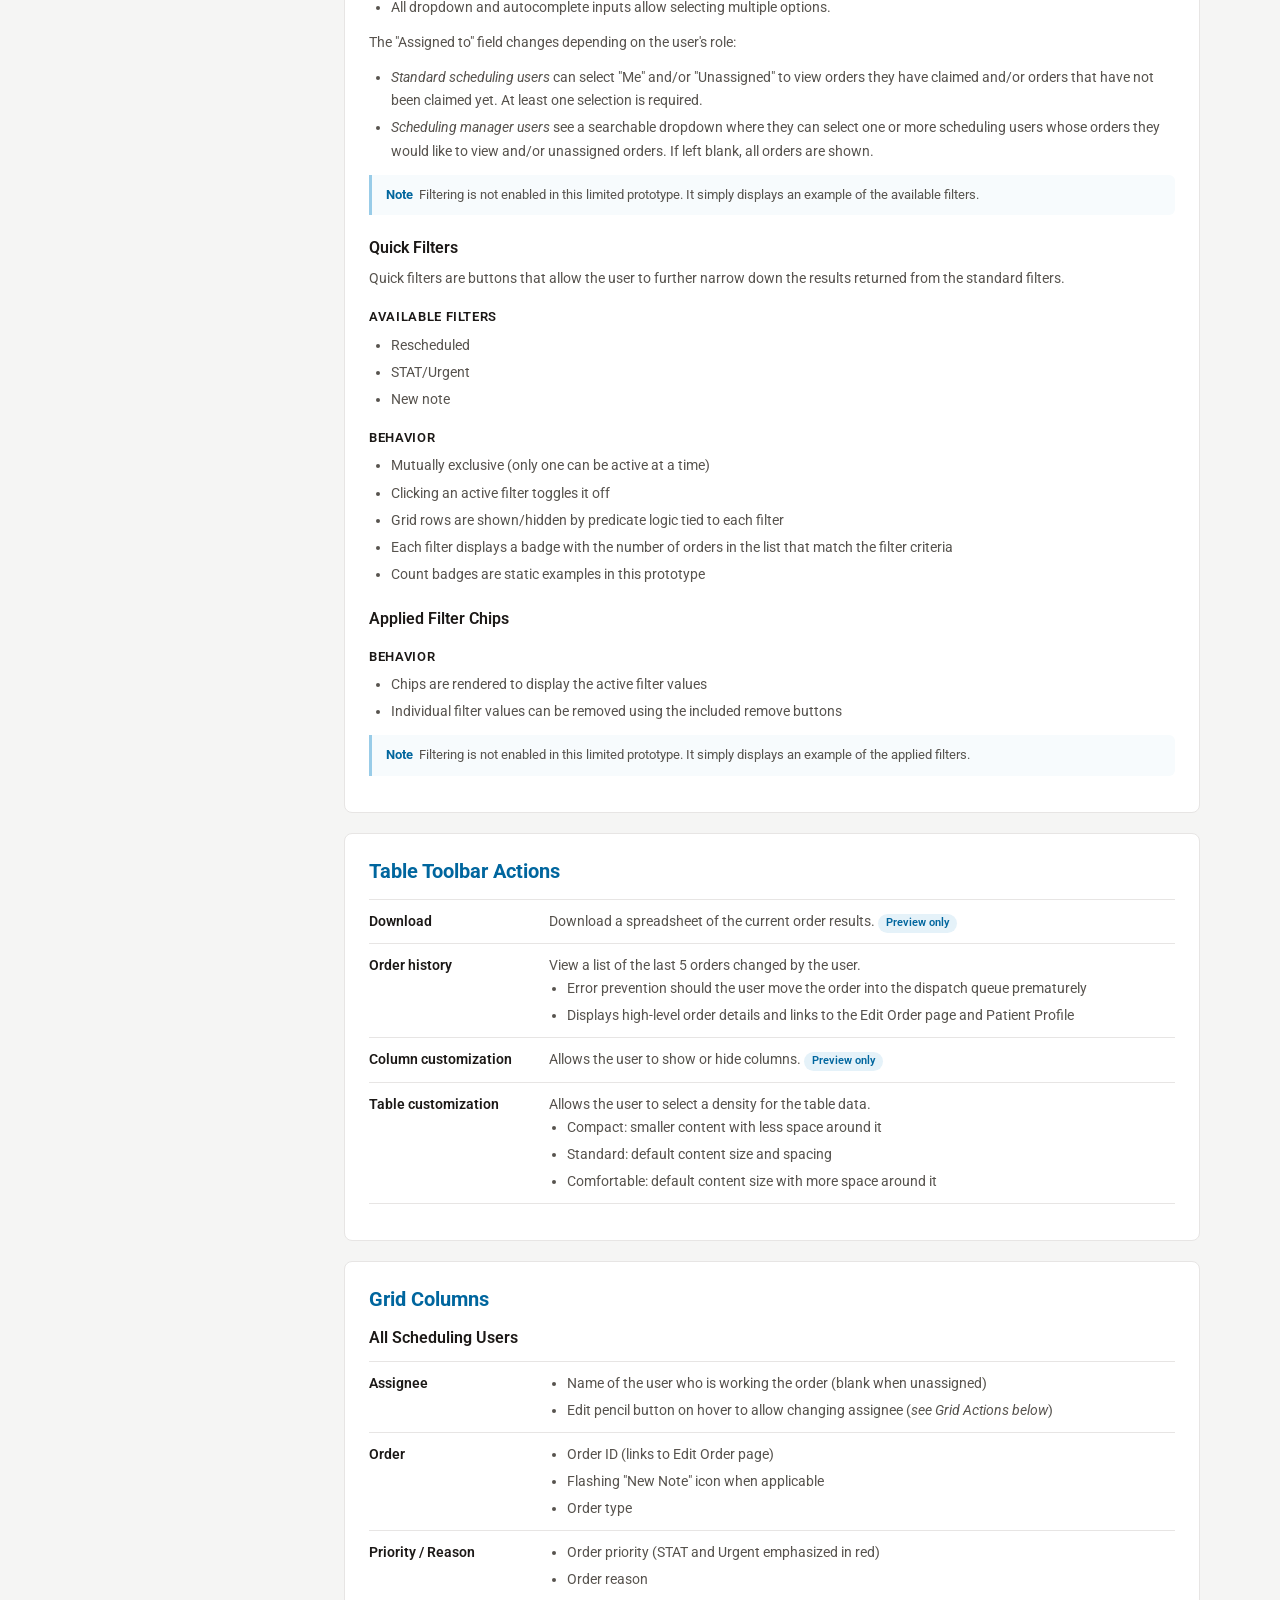
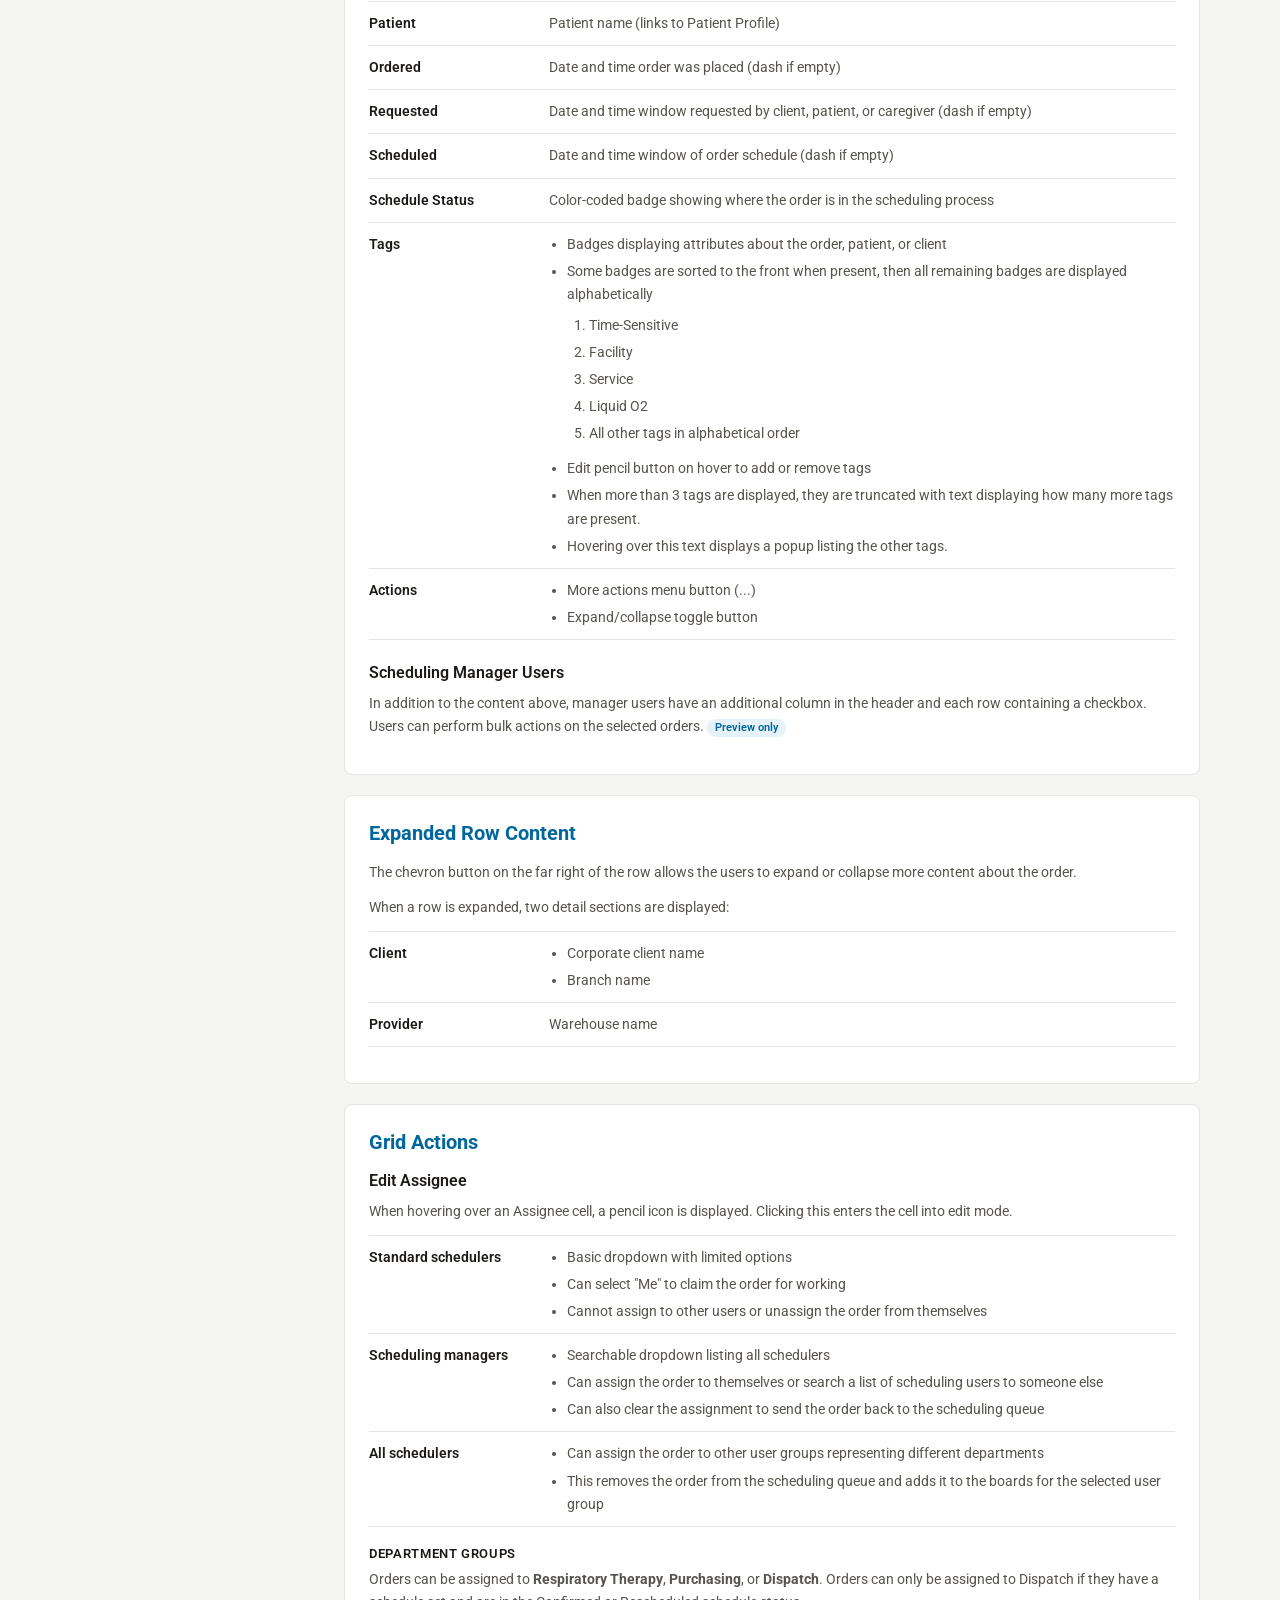
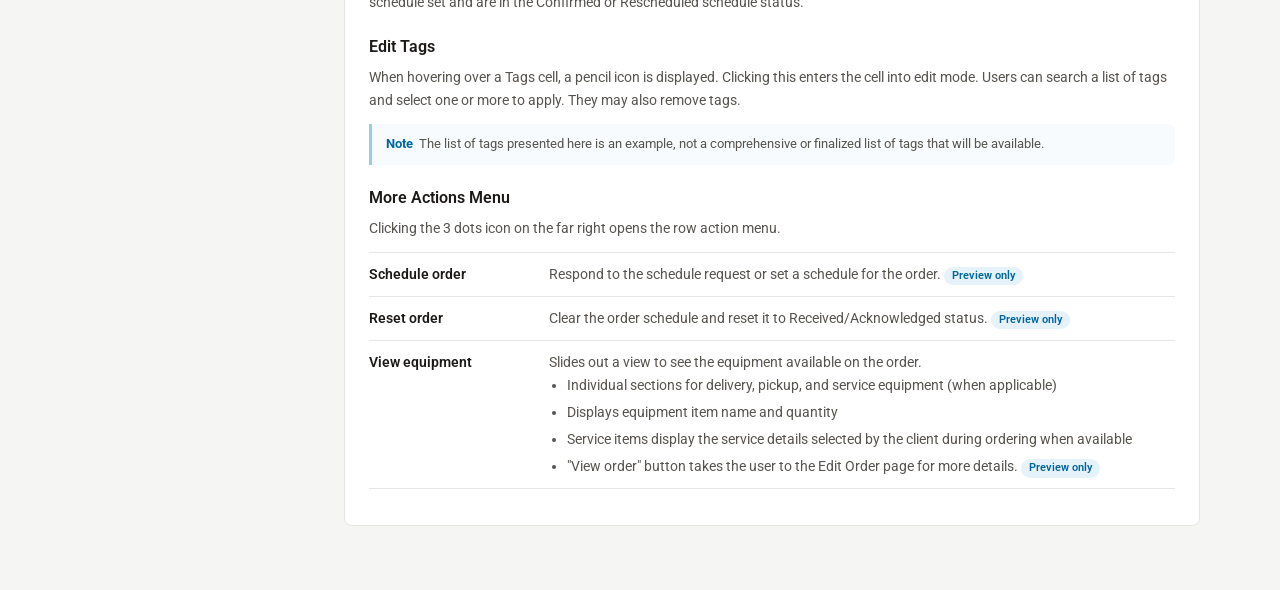
<file: smart-routing/scheduling-details.html>
<!DOCTYPE html>
<html lang="en">
<head>
  <meta charset="UTF-8">
  <meta name="viewport" content="width=device-width, initial-scale=1.0">
  <title>Order Management Dashboard Update - Scheduling</title>
  <link rel="preconnect" href="https://fonts.googleapis.com">
  <link rel="preconnect" href="https://fonts.gstatic.com" crossorigin>
  <link href="https://fonts.googleapis.com/css2?family=Roboto:wght@400;500;600;700&display=swap" rel="stylesheet">
  <link rel="stylesheet" href="../assets/prototype-gallery.css?v=2026-06-24">
  <script src="../assets/prototype-gallery.js?v=2026-06-24" defer></script>
</head>
<body class="subpage details-page">
  <header>
    <h1>Order Management Dashboard Update - Scheduling</h1>
    <p>Overview of scope, role behavior, filtering, and grid interactions for scheduling prototypes.</p>
    <a class="crumb" href="./index.html" aria-label="Back to SMART Routing prototypes">
      <span class="crumb-icon" aria-hidden="true">
        <svg viewBox="0 0 16 16" fill="currentColor" xmlns="http://www.w3.org/2000/svg">
          <path d="M7.28 3.22a.75.75 0 0 1 0 1.06L4.56 7H13a.75.75 0 0 1 0 1.5H4.56l2.72 2.72a.75.75 0 1 1-1.06 1.06L2.22 8.53a.75.75 0 0 1 0-1.06l4-4a.75.75 0 0 1 1.06 0Z"/>
        </svg>
      </span>
      <span>Back to SMART Routing</span>
    </a>
  </header>

  <main class="details-layout">
    <aside class="details-toc" aria-label="Table of contents">
      <h2 class="details-toc-title">On this page</h2>
      <ul class="details-toc-list">
        <li><a href="#overview">Overview</a></li>
        <li><a href="#new-concepts">New Concepts</a>
          <ul class="details-toc-sublist">
            <li><a href="#roles">Roles</a></li>
            <li><a href="#assignment">Assignment</a></li>
            <li><a href="#tagging">Tagging</a></li>
          </ul>
        </li>
        <li><a href="#filtering">Filtering</a>
          <ul class="details-toc-sublist">
            <li><a href="#standard-filters">Standard Filters</a></li>
            <li><a href="#quick-filters">Quick Filters</a></li>
            <li><a href="#applied-filter-chips">Applied Filter Chips</a></li>
          </ul>
        </li>
        <li><a href="#toolbar-actions">Table Toolbar Actions</a></li>
        <li><a href="#grid-columns">Grid Columns</a>
          <ul class="details-toc-sublist">
            <li><a href="#all-scheduling-users">All Scheduling Users</a></li>
            <li><a href="#scheduling-manager-users">Scheduling Manager Users</a></li>
          </ul>
        </li>
        <li><a href="#expanded-row-content">Expanded Row Content</a></li>
        <li><a href="#grid-actions">Grid Actions</a>
          <ul class="details-toc-sublist">
            <li><a href="#edit-assignee">Edit Assignee</a></li>
            <li><a href="#edit-tags">Edit Tags</a></li>
            <li><a href="#more-actions-menu">More Actions Menu</a></li>
          </ul>
        </li>
      </ul>
    </aside>

    <article class="details-article" aria-label="Scheduling details overview">
      <p class="details-note details-note-warning">
        <svg class="details-note-icon" viewBox="0 0 16 16" fill="currentColor" xmlns="http://www.w3.org/2000/svg" aria-hidden="true">
          <path d="M8 1.5a.75.75 0 0 1 .66.39l6 11A.75.75 0 0 1 14 14H2a.75.75 0 0 1-.66-1.11l6-11A.75.75 0 0 1 8 1.5Zm0 3.75a.75.75 0 0 0-.75.75v3a.75.75 0 0 0 1.5 0V6a.75.75 0 0 0-.75-.75Zm0 6.5a.9.9 0 1 0 0-1.8.9.9 0 0 0 0 1.8Z"/>
        </svg>
        <span><strong>Heads up</strong> This page is being updated to reflect the latest available functionality and requirements changes following user testing. Some content may not yet match the current prototypes.</span>
      </p>

      <section class="details-section" id="overview">
        <h2 class="details-section-title">Overview</h2>
        <p class="details-lead">The goal of this project is to modernize and simplify the DMETrack order management dashboard to provide only information relevant to a user's role presented in an easy-to-digest manner.</p>
        <p>These prototypes demonstrate the content that would be available and allow users to interact with a limited set of functionality for testing purposes.</p>
      </section>

      <section class="details-section" id="new-concepts">
        <h2 class="details-section-title">New Concepts</h2>

        <h3 class="details-subhead" id="roles">Roles</h3>
        <p>We're updating DMETrack to better assign users to roles, which will allow us to customize what content is displayed and unlock different sets of functionality.</p>
        <p>The prototypes here demonstrate what the grid would look and act like for users with the <strong>Scheduling</strong> role alone as well as users with both <strong>Scheduling</strong> and <strong>Manager</strong> roles.</p>

        <h3 class="details-subhead" id="assignment">Assignment</h3>
        <p>Scheduling users can claim orders to work on by assigning the order to themselves. This replaces the previous system of using the unreliable Viewed By data with a dedicated assignment mechanism or using the driver and route tags to indicate which department should work an order. Once claimed, the order is removed from the scheduling queue and added to the user's personal list of orders.</p>
        <p>Users can also assign orders to other departments to move them from the scheduling queue to the appropriate department queue. Other departments in scope are Respiratory Therapy, Purchasing, and Dispatch.</p>
        <p>The average scheduling user can only assign an order to themselves or another department. Scheduling users with manager roles have additional capabilities for assigning orders to other users or clearing the assignment to move the order back to the unassigned queue.</p>

        <h3 class="details-subhead" id="tagging">Tagging</h3>
        <p>Tags are used to display attributes about the order, patient, or client. They can be used to filter and sort orders in the grid.</p>
        <p>A dedicated tagging mechanism replaces the previous system of using values in the driver and route fields for categorization. This dedicated setup allows those fields to be used only for their intended purpose and also allows for adding multiple tags to an order.</p>
      </section>

      <section class="details-section" id="filtering">
        <h2 class="details-section-title">Filtering</h2>

        <h3 class="details-subhead" id="standard-filters">Standard Filters</h3>
        <p>Standard filters can be added or removed using the filter button in the toolbar.</p>
        
        <h4>Available filters</h4>
        <ul>
          <li>Warehouses</li>
          <li>Order type</li>
          <li>Order priority</li>
          <li>Order reason</li>
          <li>Schedule status</li>
          <li>Tags</li>
          <li>Assigned to</li>
        </ul>

        <h4>Behavior</h4>
        <ul>
          <li>Warehouse and tags filters are searchable autocompletes.</li>
          <li>Order type, priority, reason, and schedule status are basic dropdowns.</li>
          <li>All dropdown and autocomplete inputs allow selecting multiple options.</li>
        </ul>

        <p>The "Assigned to" field changes depending on the user's role:</p>
        <ul>
          <li><em>Standard scheduling users</em> can select "Me" and/or "Unassigned" to view orders they have claimed and/or orders that have not been claimed yet. At least one selection is required.</li>
          <li><em>Scheduling manager users</em> see a searchable dropdown where they can select one or more scheduling users whose orders they would like to view and/or unassigned orders. If left blank, all orders are shown.</li>
        </ul>
        <p class="details-note"><strong>Note</strong> Filtering is not enabled in this limited prototype. It simply displays an example of the available filters.</p>

        <h3 class="details-subhead" id="quick-filters">Quick Filters</h3>
        <p>Quick filters are buttons that allow the user to further narrow down the results returned from the standard filters.</p>
        <h4>Available filters</h4>
        <ul>
          <li>Rescheduled</li>
          <li>STAT/Urgent</li>
          <li>New note</li>
        </ul>
        <h4>Behavior</h4>
        <ul>
          <li>Mutually exclusive (only one can be active at a time)</li>
          <li>Clicking an active filter toggles it off</li>
          <li>Grid rows are shown/hidden by predicate logic tied to each filter</li>
          <li>Each filter displays a badge with the number of orders in the list that match the filter criteria</li>
          <li>Count badges are static examples in this prototype</li>
        </ul>

        <h3 class="details-subhead" id="applied-filter-chips">Applied Filter Chips</h3>
        <h4>Behavior</h4>
        <ul>
          <li>Chips are rendered to display the active filter values</li>
          <li>Individual filter values can be removed using the included remove buttons</li>
        </ul>
        <p class="details-note"><strong>Note</strong> Filtering is not enabled in this limited prototype. It simply displays an example of the applied filters.</p>
      </section>

      <section class="details-section" id="toolbar-actions">
        <h2 class="details-section-title">Table Toolbar Actions</h2>
        <dl class="details-deflist">
          <dt>Download</dt>
          <dd>Download a spreadsheet of the current order results. <span class="details-flag">Preview only</span></dd>

          <dt>Order history</dt>
          <dd>View a list of the last 5 orders changed by the user.
            <ul>
              <li>Error prevention should the user move the order into the dispatch queue prematurely</li>
              <li>Displays high-level order details and links to the Edit Order page and Patient Profile</li>
            </ul>
          </dd>

          <dt>Column customization</dt>
          <dd>Allows the user to show or hide columns. <span class="details-flag">Preview only</span></dd>

          <dt>Table customization</dt>
          <dd>Allows the user to select a density for the table data.
            <ul>
              <li>Compact: smaller content with less space around it</li>
              <li>Standard: default content size and spacing</li>
              <li>Comfortable: default content size with more space around it</li>
            </ul>
          </dd>
        </dl>
      </section>

      <section class="details-section" id="grid-columns">
        <h2 class="details-section-title">Grid Columns</h2>

        <h3 class="details-subhead" id="all-scheduling-users">All Scheduling Users</h3>
        <dl class="details-deflist">
          <dt>Assignee</dt>
          <dd>
            <ul>
              <li>Name of the user who is working the order (blank when unassigned)</li>
              <li>Edit pencil button on hover to allow changing assignee (<em>see Grid Actions below</em>)</li>
            </ul>
          </dd>

          <dt>Order</dt>
          <dd>
            <ul>
              <li>Order ID (links to Edit Order page)</li>
              <li>Flashing "New Note" icon when applicable</li>
              <li>Order type</li>
            </ul>
          </dd>

          <dt>Priority / Reason</dt>
          <dd>
            <ul>
              <li>Order priority (STAT and Urgent emphasized in red)</li>
              <li>Order reason</li>
            </ul>
          </dd>

          <dt>Patient</dt>
          <dd>Patient name (links to Patient Profile)</dd>

          <dt>Ordered</dt>
          <dd>Date and time order was placed (dash if empty)</dd>

          <dt>Requested</dt>
          <dd>Date and time window requested by client, patient, or caregiver (dash if empty)</dd>

          <dt>Scheduled</dt>
          <dd>Date and time window of order schedule (dash if empty)</dd>

          <dt>Schedule Status</dt>
          <dd>Color-coded badge showing where the order is in the scheduling process</dd>

          <dt>Tags</dt>
          <dd>
            <ul>
              <li>Badges displaying attributes about the order, patient, or client</li>
              <li>Some badges are sorted to the front when present, then all remaining badges are displayed alphabetically
                <ol>
                  <li>Time-Sensitive</li>
                  <li>Facility</li>
                  <li>Service</li>
                  <li>Liquid O2</li>
                  <li>All other tags in alphabetical order</li>
                </ol>
              </li>
              <li>Edit pencil button on hover to add or remove tags</li>
              <li>When more than 3 tags are displayed, they are truncated with text displaying how many more tags are present.</li>
              <li>Hovering over this text displays a popup listing the other tags.</li>
            </ul>
          </dd>

          <dt>Actions</dt>
          <dd>
            <ul>
              <li>More actions menu button (...)</li>
              <li>Expand/collapse toggle button</li>
            </ul>
          </dd>
        </dl>

        <h3 class="details-subhead" id="scheduling-manager-users">Scheduling Manager Users</h3>
        <p>In addition to the content above, manager users have an additional column in the header and each row containing a checkbox. Users can perform bulk actions on the selected orders. <span class="details-flag">Preview only</span></p>
      </section>

      <section class="details-section" id="expanded-row-content">
        <h2 class="details-section-title">Expanded Row Content</h2>
        <p>The chevron button on the far right of the row allows the users to expand or collapse more content about the order.</p>
        <p>When a row is expanded, two detail sections are displayed:</p>
        <dl class="details-deflist">
          <dt>Client</dt>
          <dd>
            <ul>
              <li>Corporate client name</li>
              <li>Branch name</li>
            </ul>
          </dd>

          <dt>Provider</dt>
          <dd>Warehouse name</dd>
        </dl>
      </section>

      <section class="details-section" id="grid-actions">
        <h2 class="details-section-title">Grid Actions</h2>

        <h3 class="details-subhead" id="edit-assignee">Edit Assignee</h3>
        <p>When hovering over an Assignee cell, a pencil icon is displayed. Clicking this enters the cell into edit mode.</p>
        <dl class="details-deflist">
          <dt>Standard schedulers</dt>
          <dd>
            <ul>
              <li>Basic dropdown with limited options</li>
              <li>Can select "Me" to claim the order for working</li>
              <li>Cannot assign to other users or unassign the order from themselves</li>
            </ul>
          </dd>
          <dt>Scheduling managers</dt>
          <dd>
            <ul>
              <li>Searchable dropdown listing all schedulers</li>
              <li>Can assign the order to themselves or search a list of scheduling users to someone else</li>
              <li>Can also clear the assignment to send the order back to the scheduling queue</li>
            </ul>
          </dd>
          <dt>All schedulers</dt>
          <dd>
            <ul>
              <li>Can assign the order to other user groups representing different departments</li>
              <li>This removes the order from the scheduling queue and adds it to the boards for the selected user group</li>
            </ul>
          </dd>
        </dl>

        <h4>Department groups</h4>
        <p>Orders can be assigned to <strong>Respiratory Therapy</strong>, <strong>Purchasing</strong>, or <strong>Dispatch</strong>. Orders can only be assigned to Dispatch if they have a schedule set and are in the Confirmed or Rescheduled schedule status.</p>

        <h3 class="details-subhead" id="edit-tags">Edit Tags</h3>
        <p>When hovering over a Tags cell, a pencil icon is displayed. Clicking this enters the cell into edit mode. Users can search a list of tags and select one or more to apply. They may also remove tags.</p>
        <p class="details-note"><strong>Note</strong> The list of tags presented here is an example, not a comprehensive or finalized list of tags that will be available.</p>

        <h3 class="details-subhead" id="more-actions-menu">More Actions Menu</h3>
        <p>Clicking the 3 dots icon on the far right opens the row action menu.</p>
        <dl class="details-deflist">
          <dt>Schedule order</dt>
          <dd>Respond to the schedule request or set a schedule for the order. <span class="details-flag">Preview only</span></dd>

          <dt>Reset order</dt>
          <dd>Clear the order schedule and reset it to Received/Acknowledged status. <span class="details-flag">Preview only</span></dd>

          <dt>View equipment</dt>
          <dd>Slides out a view to see the equipment available on the order.
            <ul>
              <li>Individual sections for delivery, pickup, and service equipment (when applicable)</li>
              <li>Displays equipment item name and quantity</li>
              <li>Service items display the service details selected by the client during ordering when available</li>
              <li>"View order" button takes the user to the Edit Order page for more details. <span class="details-flag">Preview only</span></li>
            </ul>
          </dd>
        </dl>
      </section>
    </article>
  </main>
</body>
</html>
</file>
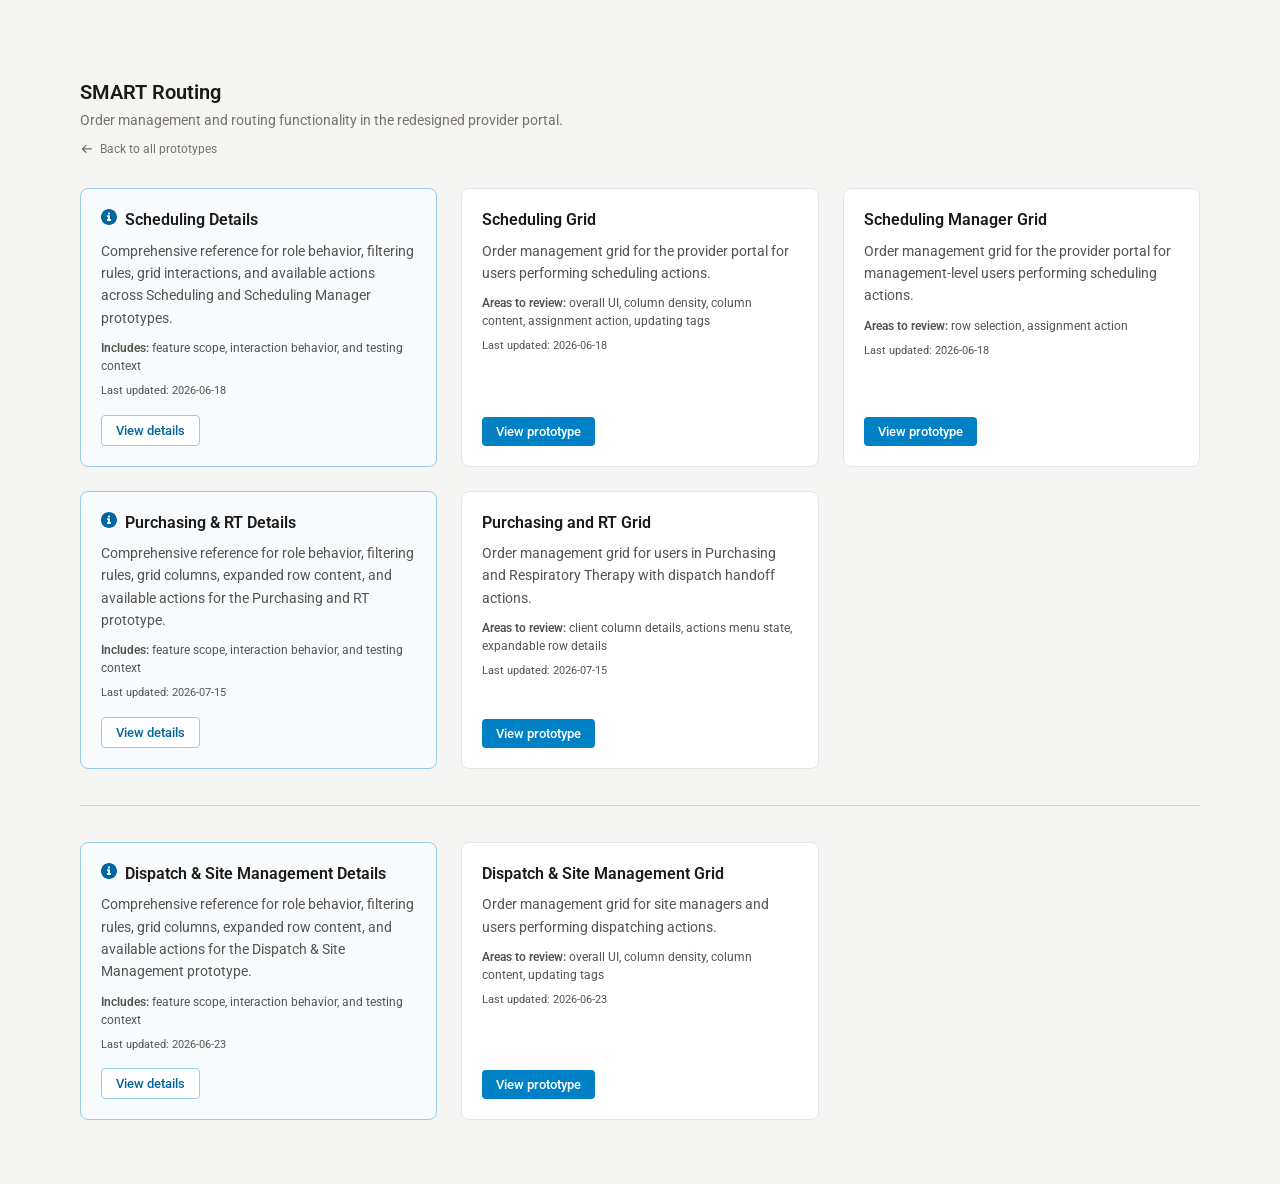
<file: smart-routing/scheduling-manager.html>
<!DOCTYPE html>
<html lang="en">
<head>
<meta charset="UTF-8">
<meta name="viewport" content="width=device-width, initial-scale=1.0">
<title>SMART Routing - Scheduling Manager Grid</title>
<link rel="preconnect" href="https://fonts.googleapis.com">
<link rel="preconnect" href="https://fonts.gstatic.com" crossorigin>
<link href="https://fonts.googleapis.com/css2?family=Roboto:wght@400;500;600&display=swap" rel="stylesheet">
<link rel="stylesheet" href="smart-routing.css?v=2026-07-22f">
<meta name="prototype-title" content="SMART Routing — Scheduling Manager Grid">
<meta name="prototype-password" content="wage-music-norm-yeah">
<meta name="prototype-back" content="index.html">
<script src="../password-gate.js?v=2026-06-18b"></script>
</head>
<body data-density="standard">
  <div class="table-settings">
    <div class="toolbar-row">
      <div class="toolbar-filters">
        <button class="icon-btn icon-btn--lg filter-toggle-btn" id="filterToggleBtn" aria-label="Filter"></button>
        <div class="quick-filters" id="quickFilters">
          <button class="filter-btn" data-filter="Rescheduled">
            <span class="filter-check"></span><span class="filter-label">Rescheduled</span><span class="count-badge">1</span>
          </button>
          <button class="filter-btn" data-filter="STAT/Urgent">
            <span class="filter-check"></span><span class="filter-label">STAT/Urgent</span><span class="count-badge">4</span>
          </button>
          <button class="filter-btn" data-filter="New note">
            <span class="filter-check"></span><span class="filter-label">New note</span><span class="count-badge">3</span>
          </button>
        </div>
      </div>
      <div class="table-actions">
        <button class="icon-btn icon-btn--lg action-btn" aria-label="Export"></button>
        <button class="icon-btn icon-btn--lg action-btn" id="historyBtn" aria-label="History"></button>
        <button class="icon-btn icon-btn--lg action-btn" aria-label="Customize columns"></button>
        <button class="icon-btn icon-btn--lg action-btn" id="settingsBtn" aria-label="Settings"></button>
      </div>
    </div>
    <div class="applied-filters" id="appliedFilters">
      <span class="filter-chip"><span class="chip-text"><span class="chip-label">Warehouse:</span> <span class="chip-value">Birmingham, AL</span></span><button class="chip-remove" aria-label="Remove filter"></button></span>
      <span class="filter-chip"><span class="chip-text"><span class="chip-label">Warehouse:</span> <span class="chip-value">Gadsden, AL</span></span><button class="chip-remove" aria-label="Remove filter"></button></span>
    </div>
  </div>
  <div class="data-grid" id="grid">
    <div class="grid-track">
      <div class="grid-header">
        <div class="header-cell col-select"><span class="checkbox" id="selectAll" role="checkbox" aria-checked="false" aria-label="Select all rows" tabindex="0"></span></div>
        <div class="header-cell col-assignee">Assignee</div>
        <div class="header-cell col-order">Order</div>
        <div class="header-cell col-priority">Priority / Reason</div>
        <div class="header-cell col-patient">Patient</div>
        <div class="header-cell col-ordered">Ordered</div>
        <div class="header-cell col-requested">Requested</div>
        <div class="header-cell col-scheduled">Scheduled</div>
        <div class="header-cell col-status">Schedule Status</div>
        <div class="header-cell col-tags">Tags</div>
        <div class="header-cell col-actions"></div>
      </div>
      <div id="rows"></div>
    </div>
  </div>

<script src="grid-data.js?v=2026-07-22d"></script>
<script src="grid.js?v=2026-07-22e"></script>
<script>
  SmartRoutingGrid.init({
    variant: 'manager',
    assigneeMode: 'search'
  });
</script>
</body>
</html>
</file>
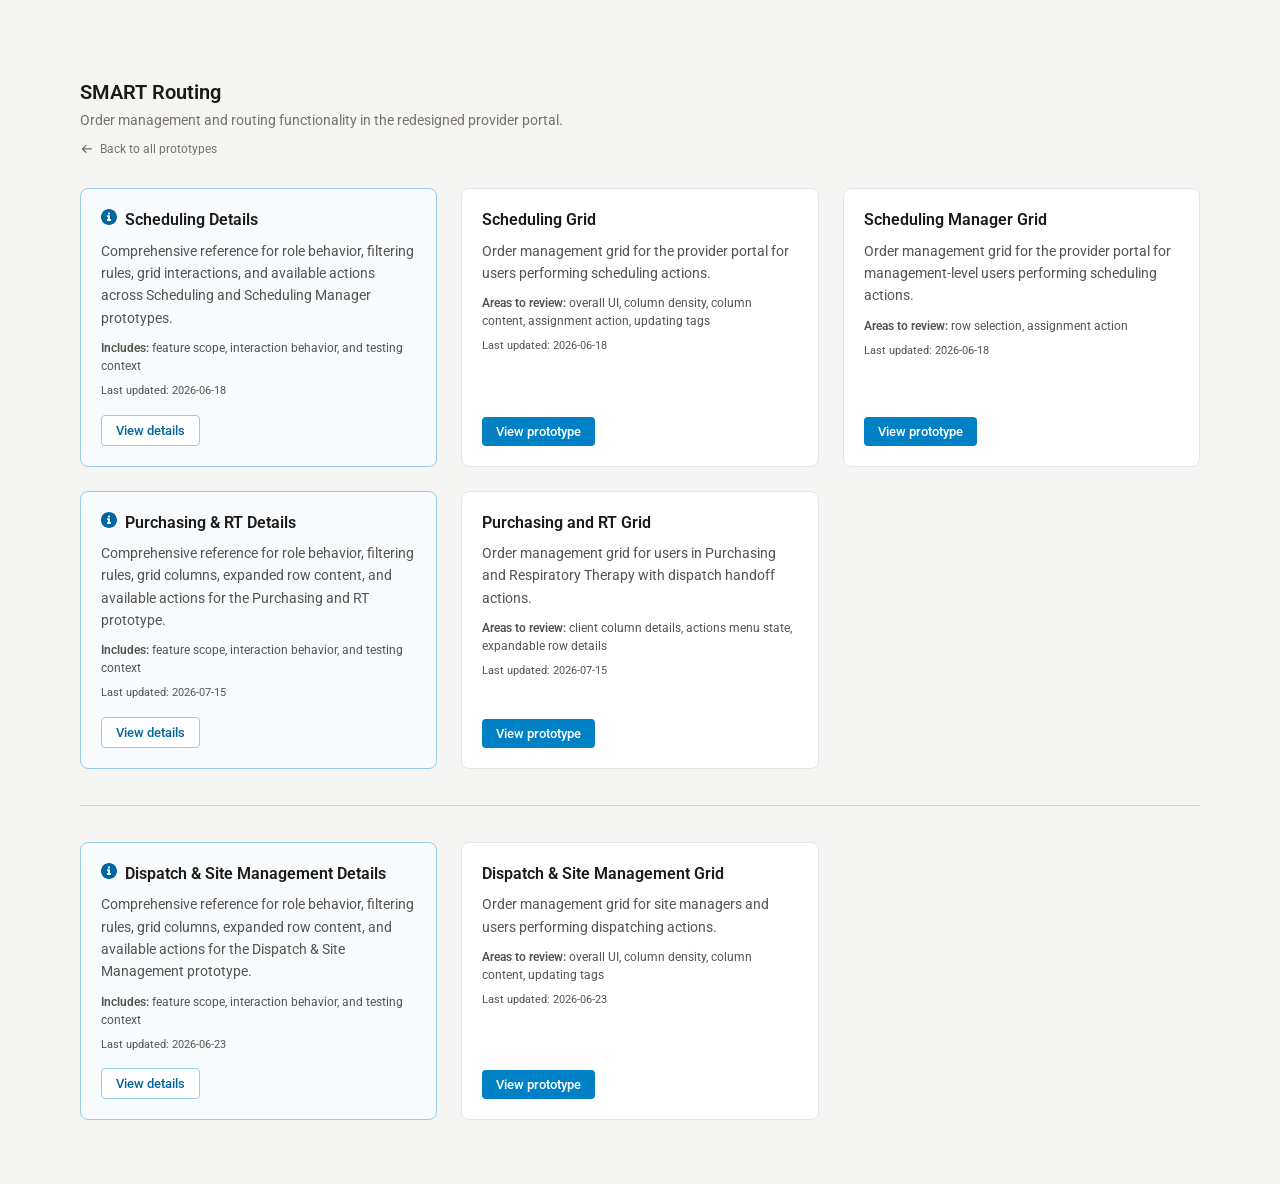
<file: smart-routing/scheduling-workflow.html>
<!DOCTYPE html>
<html lang="en">
<head>
<meta charset="UTF-8">
<meta name="viewport" content="width=device-width, initial-scale=1.0">
<title>SMART Routing - Scheduling Workflow</title>
<link rel="preconnect" href="https://fonts.googleapis.com">
<link rel="preconnect" href="https://fonts.gstatic.com" crossorigin>
<link href="https://fonts.googleapis.com/css2?family=Roboto:wght@400;500;600&display=swap" rel="stylesheet">
<link rel="stylesheet" href="smart-routing.css?v=2026-07-22f">
<meta name="prototype-title" content="SMART Routing - Scheduling Workflow">
<meta name="prototype-password" content="employ-skip-pot-fault">
<meta name="prototype-back" content="index.html">
<script src="../password-gate.js?v=2026-06-18b"></script>
</head>
<body data-density="standard">
  <div class="table-settings">
    <div class="toolbar-row">
      <div class="toolbar-filters">
        <button class="icon-btn icon-btn--lg filter-toggle-btn" id="filterToggleBtn" aria-label="Filter"></button>
        <div class="quick-filters" id="quickFilters">
          <button class="filter-btn" data-filter="Rescheduled">
            <span class="filter-check"></span><span class="filter-label">Rescheduled</span><span class="count-badge">1</span>
          </button>
          <button class="filter-btn" data-filter="STAT/Urgent">
            <span class="filter-check"></span><span class="filter-label">STAT/Urgent</span><span class="count-badge">3</span>
          </button>
          <button class="filter-btn" data-filter="New note">
            <span class="filter-check"></span><span class="filter-label">New note</span><span class="count-badge">3</span>
          </button>
        </div>
      </div>
      <div class="table-actions">
        <button class="icon-btn icon-btn--lg action-btn" aria-label="Export"></button>
        <button class="icon-btn icon-btn--lg action-btn" id="historyBtn" aria-label="History"></button>
        <button class="icon-btn icon-btn--lg action-btn" aria-label="Customize columns"></button>
        <button class="icon-btn icon-btn--lg action-btn" id="settingsBtn" aria-label="Settings"></button>
      </div>
    </div>
    <div class="applied-filters" id="appliedFilters">
      <span class="filter-chip"><span class="chip-text"><span class="chip-label">Warehouse:</span> <span class="chip-value">Birmingham, AL</span></span><button class="chip-remove" aria-label="Remove filter"></button></span>
      <span class="filter-chip"><span class="chip-text"><span class="chip-label">Warehouse:</span> <span class="chip-value">Gadsden, AL</span></span><button class="chip-remove" aria-label="Remove filter"></button></span>
      <span class="filter-chip"><span class="chip-text"><span class="chip-label">Assigned to:</span> <span class="chip-value">Me</span></span><button class="chip-remove" aria-label="Remove filter"></button></span>
      <span class="filter-chip"><span class="chip-text"><span class="chip-label">Assigned to:</span> <span class="chip-value">Unassigned</span></span><button class="chip-remove" aria-label="Remove filter"></button></span>
    </div>
  </div>
  <div class="data-grid" id="grid">
    <div class="grid-track">
      <div class="grid-header">
        <div class="header-cell col-assignee">Assignee</div>
        <div class="header-cell col-order">Order</div>
        <div class="header-cell col-priority">Priority / Reason</div>
        <div class="header-cell col-patient">Patient</div>
        <div class="header-cell col-ordered">Ordered</div>
        <div class="header-cell col-requested">Requested</div>
        <div class="header-cell col-scheduled">Scheduled</div>
        <div class="header-cell col-status">Schedule Status</div>
        <div class="header-cell col-tags">Tags</div>
        <div class="header-cell col-actions"></div>
      </div>
      <div id="rows"></div>
    </div>
  </div>

<script src="grid-data.js?v=2026-07-22d"></script>
<script>
  window.SMART_ROUTING_DEFAULT_ROWS = window.SMART_ROUTING_WORKFLOW_ROWS;
</script>
<script src="grid.js?v=2026-07-22e"></script>
<script>
  SmartRoutingGrid.init({
    variant: 'scheduling',
    assigneeMode: 'menu'
  });
</script>
</body>
</html>
</file>
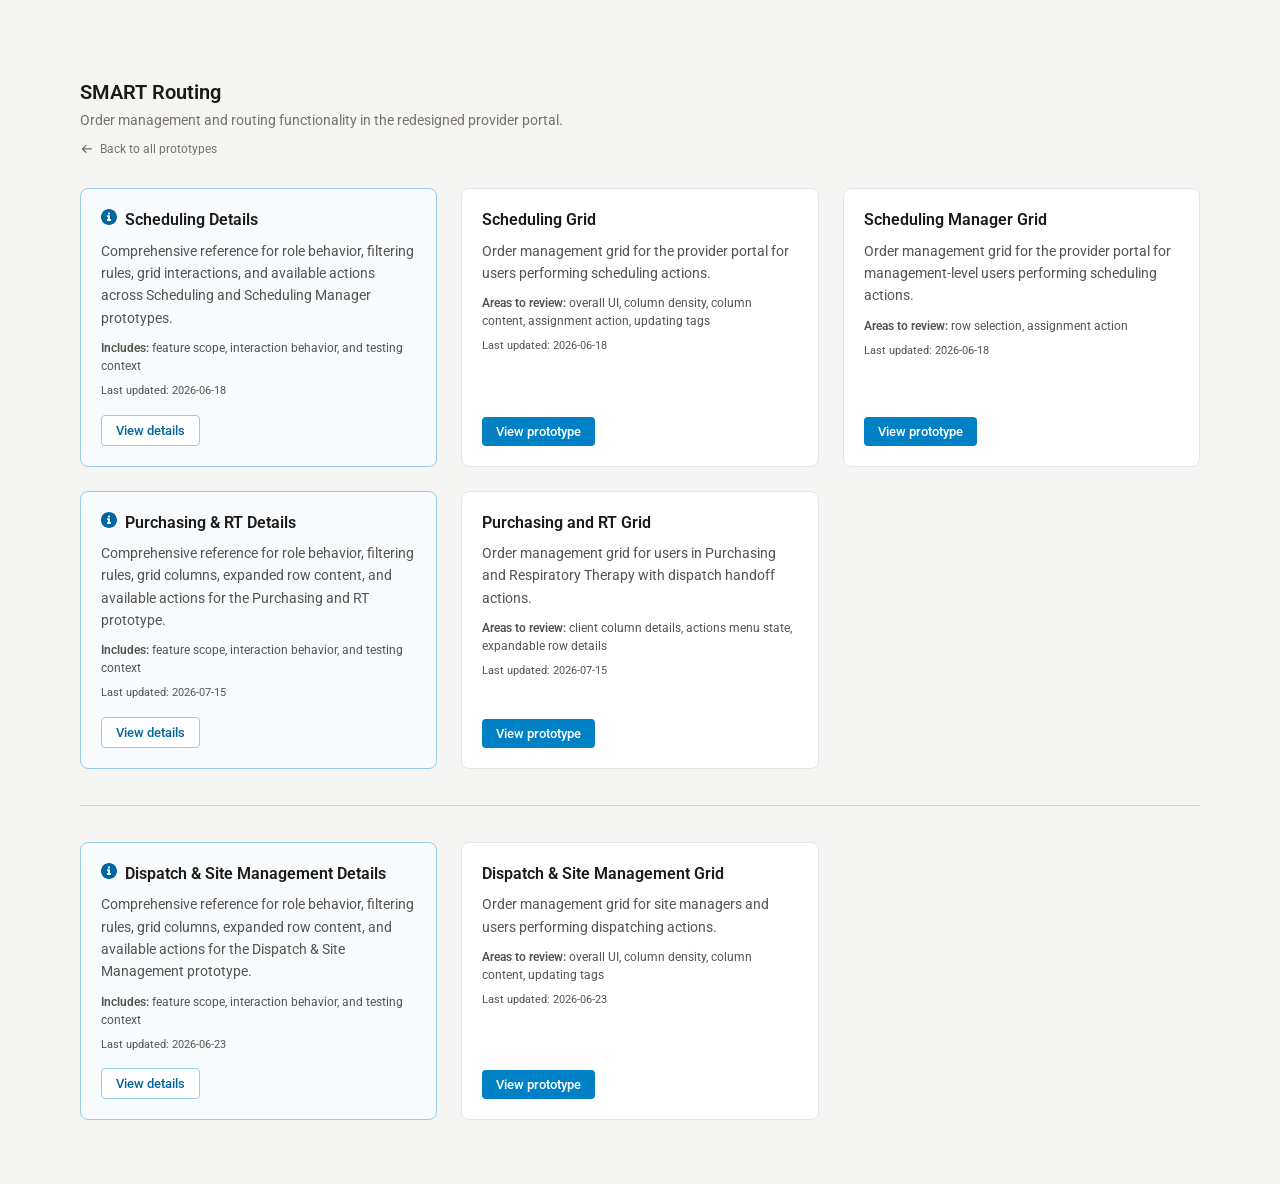
<file: smart-routing/scheduling.html>
<!DOCTYPE html>
<html lang="en">
<head>
<meta charset="UTF-8">
<meta name="viewport" content="width=device-width, initial-scale=1.0">
<title>SMART Routing - Scheduling Grid</title>
<link rel="preconnect" href="https://fonts.googleapis.com">
<link rel="preconnect" href="https://fonts.gstatic.com" crossorigin>
<link href="https://fonts.googleapis.com/css2?family=Roboto:wght@400;500;600&display=swap" rel="stylesheet">
<link rel="stylesheet" href="smart-routing.css?v=2026-07-22f">
<meta name="prototype-title" content="SMART Routing - Scheduling Grid">
<meta name="prototype-password" content="employ-skip-pot-fault">
<meta name="prototype-back" content="index.html">
<script src="../password-gate.js?v=2026-06-18b"></script>
</head>
<body data-density="standard">
  <div class="table-settings">
    <div class="toolbar-row">
      <div class="toolbar-filters">
        <button class="icon-btn icon-btn--lg filter-toggle-btn" id="filterToggleBtn" aria-label="Filter"></button>
        <div class="quick-filters" id="quickFilters">
          <button class="filter-btn" data-filter="Rescheduled">
            <span class="filter-check"></span><span class="filter-label">Rescheduled</span><span class="count-badge">1</span>
          </button>
          <button class="filter-btn" data-filter="STAT/Urgent">
            <span class="filter-check"></span><span class="filter-label">STAT/Urgent</span><span class="count-badge">4</span>
          </button>
          <button class="filter-btn" data-filter="New note">
            <span class="filter-check"></span><span class="filter-label">New note</span><span class="count-badge">3</span>
          </button>
        </div>
      </div>
      <div class="table-actions">
        <button class="icon-btn icon-btn--lg action-btn" aria-label="Export"></button>
        <button class="icon-btn icon-btn--lg action-btn" id="historyBtn" aria-label="History"></button>
        <button class="icon-btn icon-btn--lg action-btn" aria-label="Customize columns"></button>
        <button class="icon-btn icon-btn--lg action-btn" id="settingsBtn" aria-label="Settings"></button>
      </div>
    </div>
    <div class="applied-filters" id="appliedFilters">
      <span class="filter-chip"><span class="chip-text"><span class="chip-label">Warehouse:</span> <span class="chip-value">Birmingham, AL</span></span><button class="chip-remove" aria-label="Remove filter"></button></span>
      <span class="filter-chip"><span class="chip-text"><span class="chip-label">Warehouse:</span> <span class="chip-value">Gadsden, AL</span></span><button class="chip-remove" aria-label="Remove filter"></button></span>
      <span class="filter-chip"><span class="chip-text"><span class="chip-label">Assigned to:</span> <span class="chip-value">Me</span></span><button class="chip-remove" aria-label="Remove filter"></button></span>
      <span class="filter-chip"><span class="chip-text"><span class="chip-label">Assigned to:</span> <span class="chip-value">Unassigned</span></span><button class="chip-remove" aria-label="Remove filter"></button></span>
    </div>
  </div>
  <div class="data-grid" id="grid">
    <div class="grid-track">
      <div class="grid-header">
        <div class="header-cell col-assignee">Assignee</div>
        <div class="header-cell col-order">Order</div>
        <div class="header-cell col-priority">Priority / Reason</div>
        <div class="header-cell col-patient">Patient</div>
        <div class="header-cell col-ordered">Ordered</div>
        <div class="header-cell col-requested">Requested</div>
        <div class="header-cell col-scheduled">Scheduled</div>
        <div class="header-cell col-status">Schedule Status</div>
        <div class="header-cell col-tags">Tags</div>
        <div class="header-cell col-actions"></div>
      </div>
      <div id="rows"></div>
    </div>
  </div>

<script src="grid-data.js?v=2026-07-22d"></script>
<script src="grid.js?v=2026-07-22e"></script>
<script>
  SmartRoutingGrid.init({
    variant: 'scheduling',
    assigneeMode: 'menu'
  });
</script>
</body>
</html>
</file>
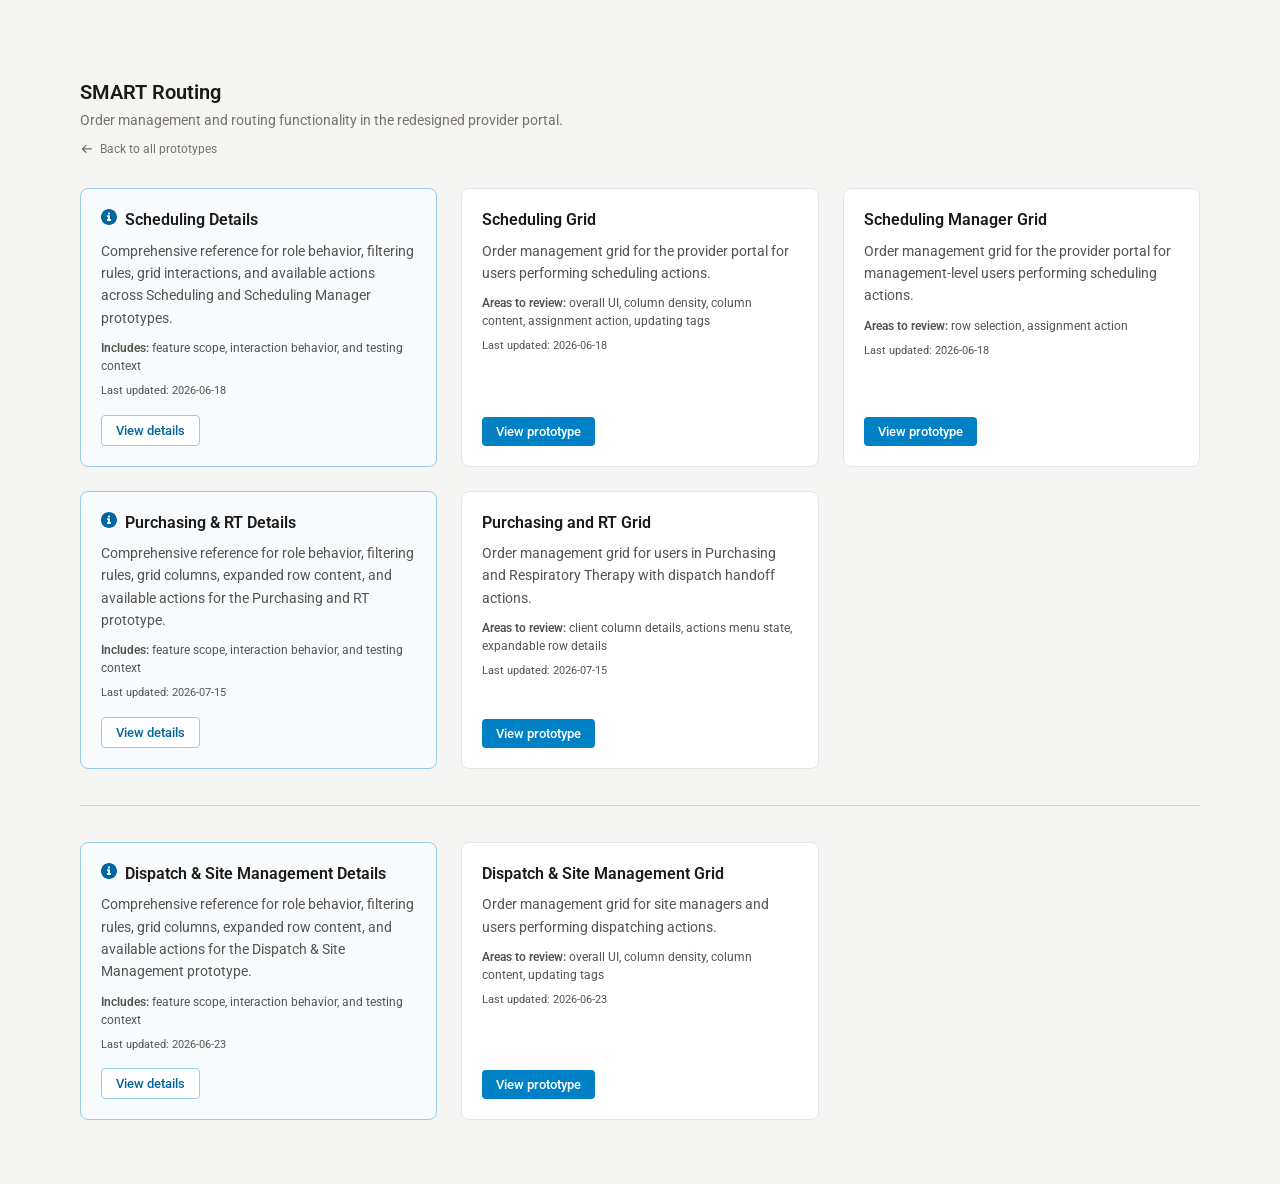
<file: smart-routing/smart-routing-dispatch.html>
<!DOCTYPE html>
<html lang="en">
<head>
  <meta charset="UTF-8">
  <meta name="viewport" content="width=device-width, initial-scale=1.0">
  <title>Redirecting…</title>
  <meta http-equiv="refresh" content="0; url=./dispatch.html">
  <link rel="canonical" href="./dispatch.html">
  <script>
    window.location.replace('./dispatch.html' + window.location.search + window.location.hash);
  </script>
</head>
<body>
  <p>Redirecting to <a href="./dispatch.html">dispatch.html</a>…</p>
</body>
</html>
</file>
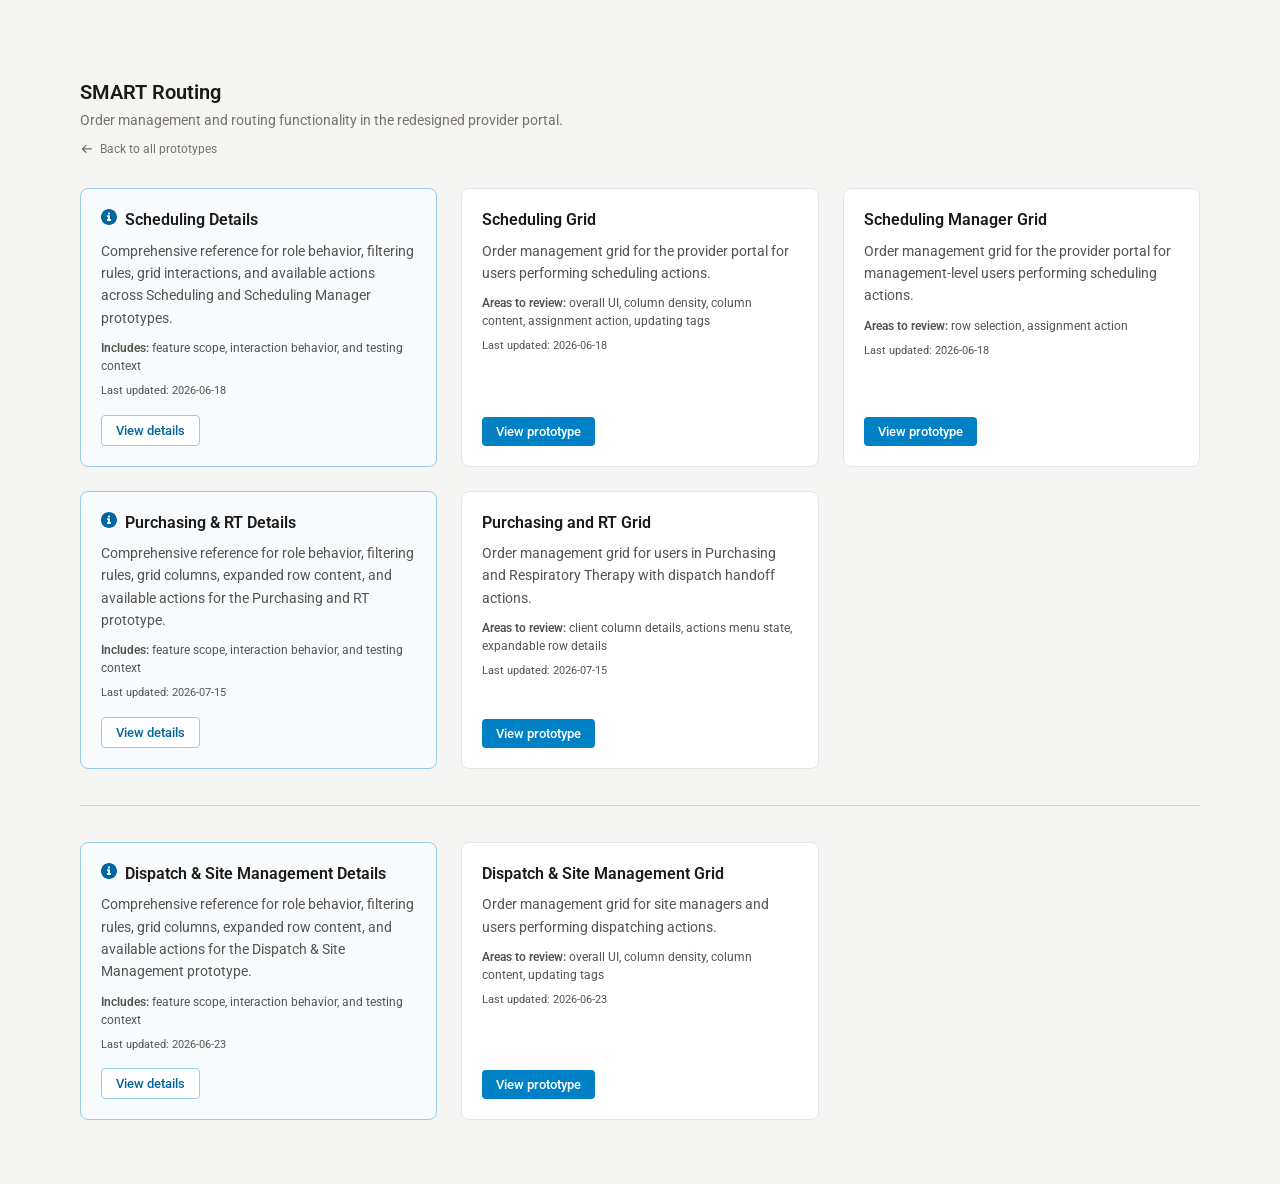
<file: smart-routing/smart-routing-grid-scheduling-manager.html>
<!DOCTYPE html>
<html lang="en">
<head>
  <meta charset="UTF-8">
  <meta name="viewport" content="width=device-width, initial-scale=1.0">
  <title>Redirecting…</title>
  <meta http-equiv="refresh" content="0; url=./scheduling-manager.html">
  <link rel="canonical" href="./scheduling-manager.html">
  <script>
    window.location.replace('./scheduling-manager.html' + window.location.search + window.location.hash);
  </script>
</head>
<body>
  <p>Redirecting to <a href="./scheduling-manager.html">scheduling-manager.html</a>…</p>
</body>
</html>
</file>
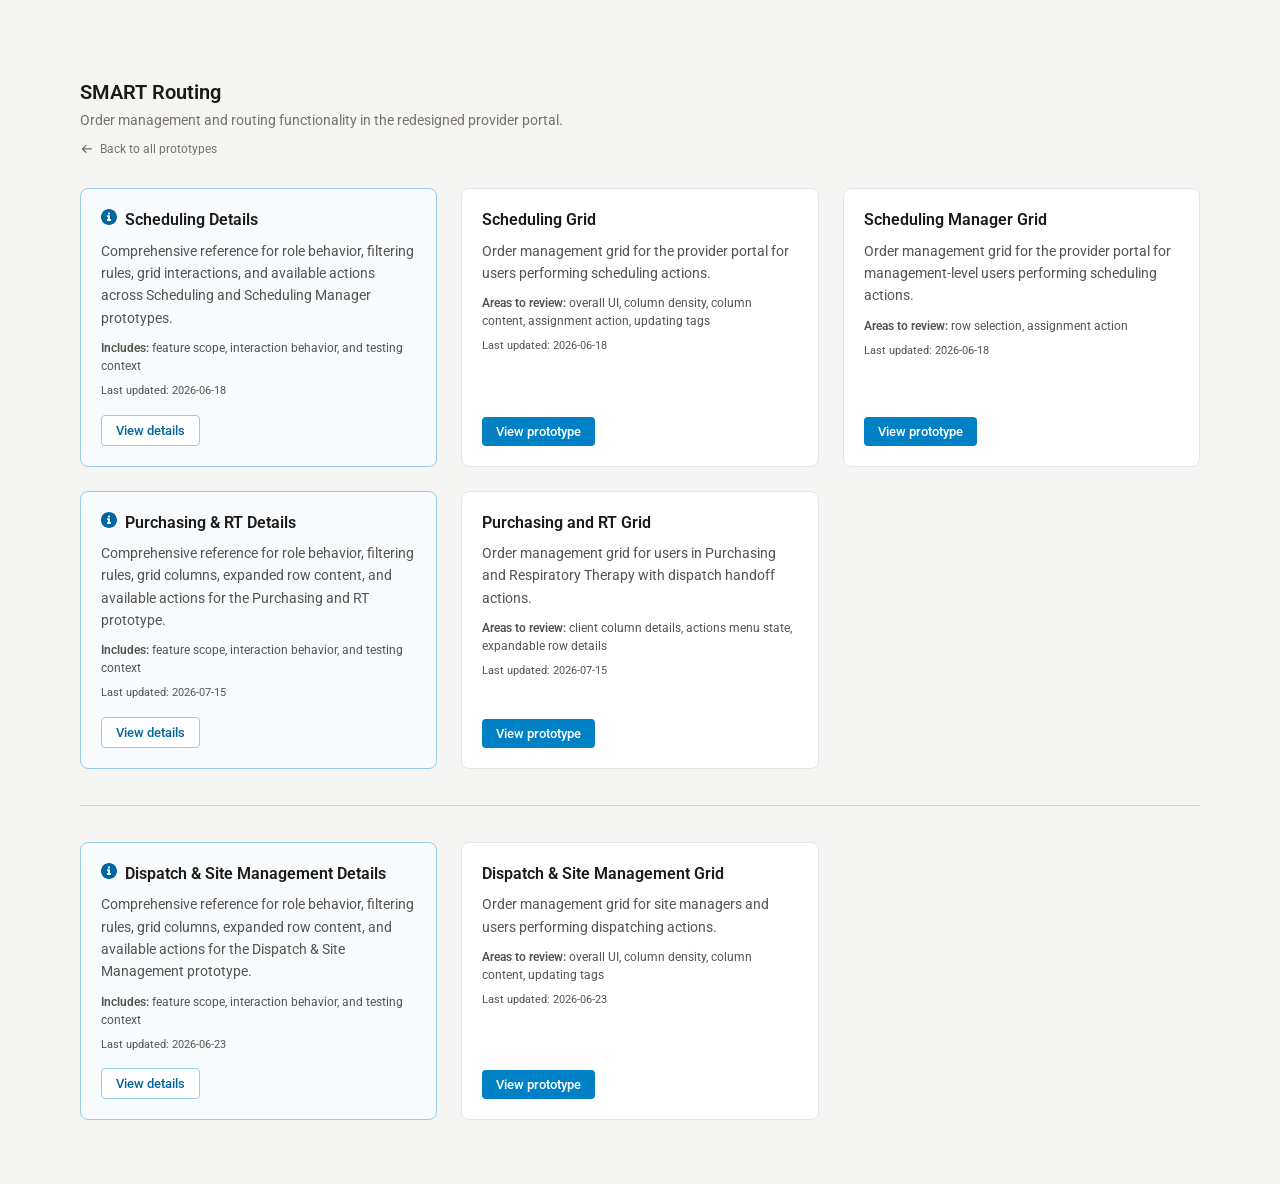
<file: smart-routing/smart-routing-grid-scheduling.html>
<!DOCTYPE html>
<html lang="en">
<head>
  <meta charset="UTF-8">
  <meta name="viewport" content="width=device-width, initial-scale=1.0">
  <title>Redirecting…</title>
  <meta http-equiv="refresh" content="0; url=./scheduling.html">
  <link rel="canonical" href="./scheduling.html">
  <script>
    window.location.replace('./scheduling.html' + window.location.search + window.location.hash);
  </script>
</head>
<body>
  <p>Redirecting to <a href="./scheduling.html">scheduling.html</a>…</p>
</body>
</html>
</file>
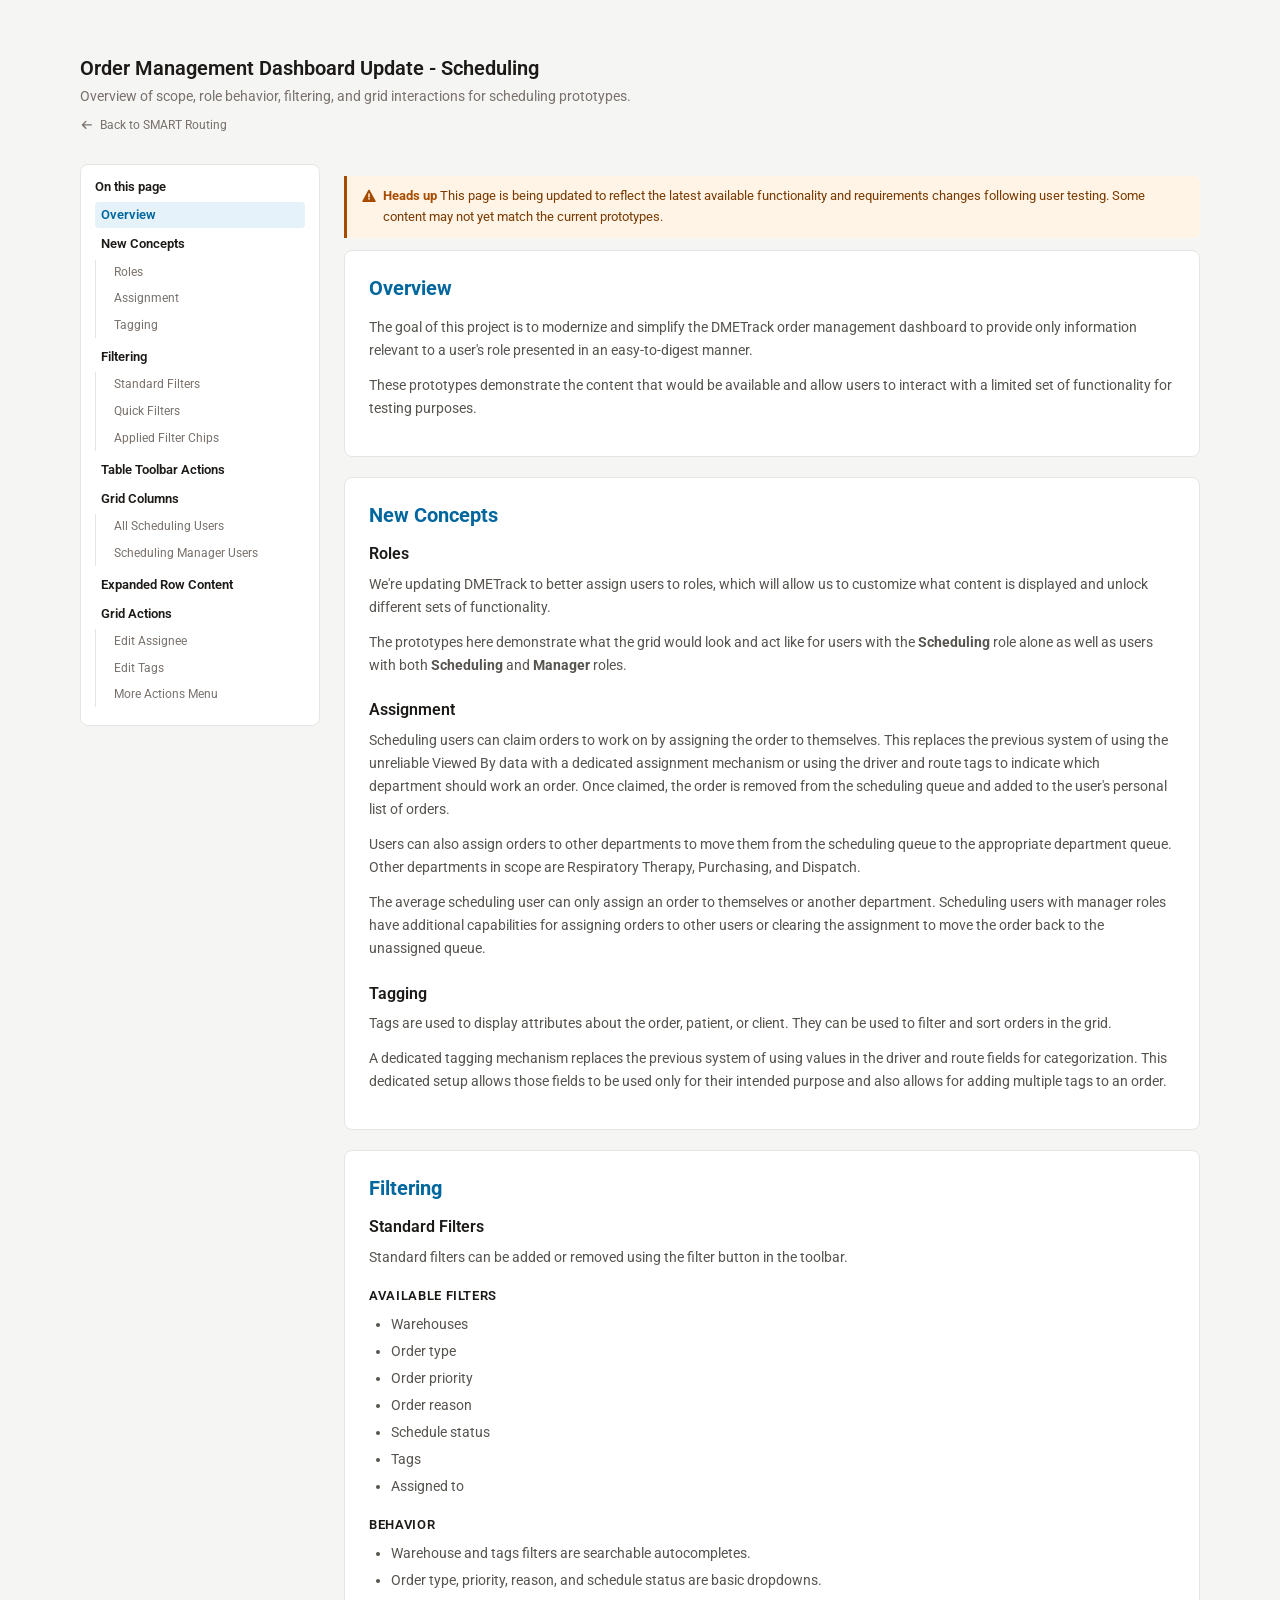
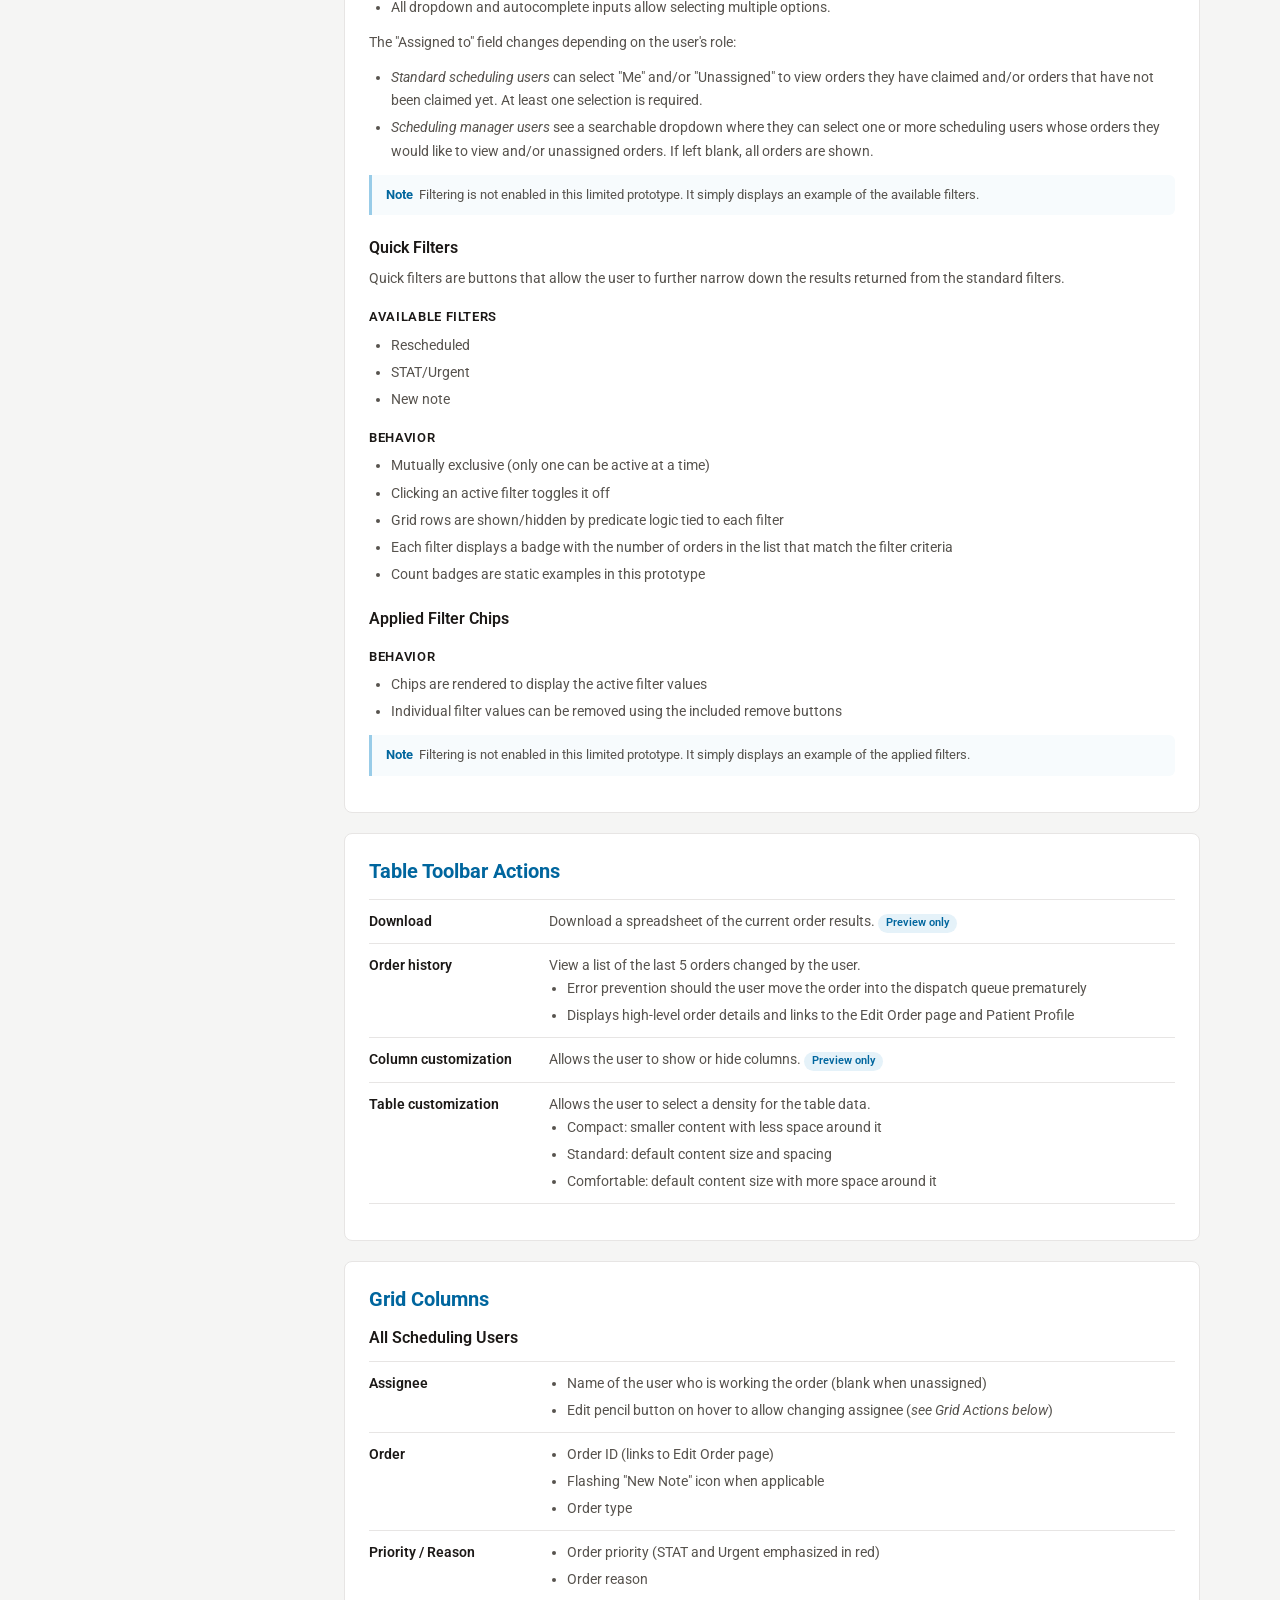
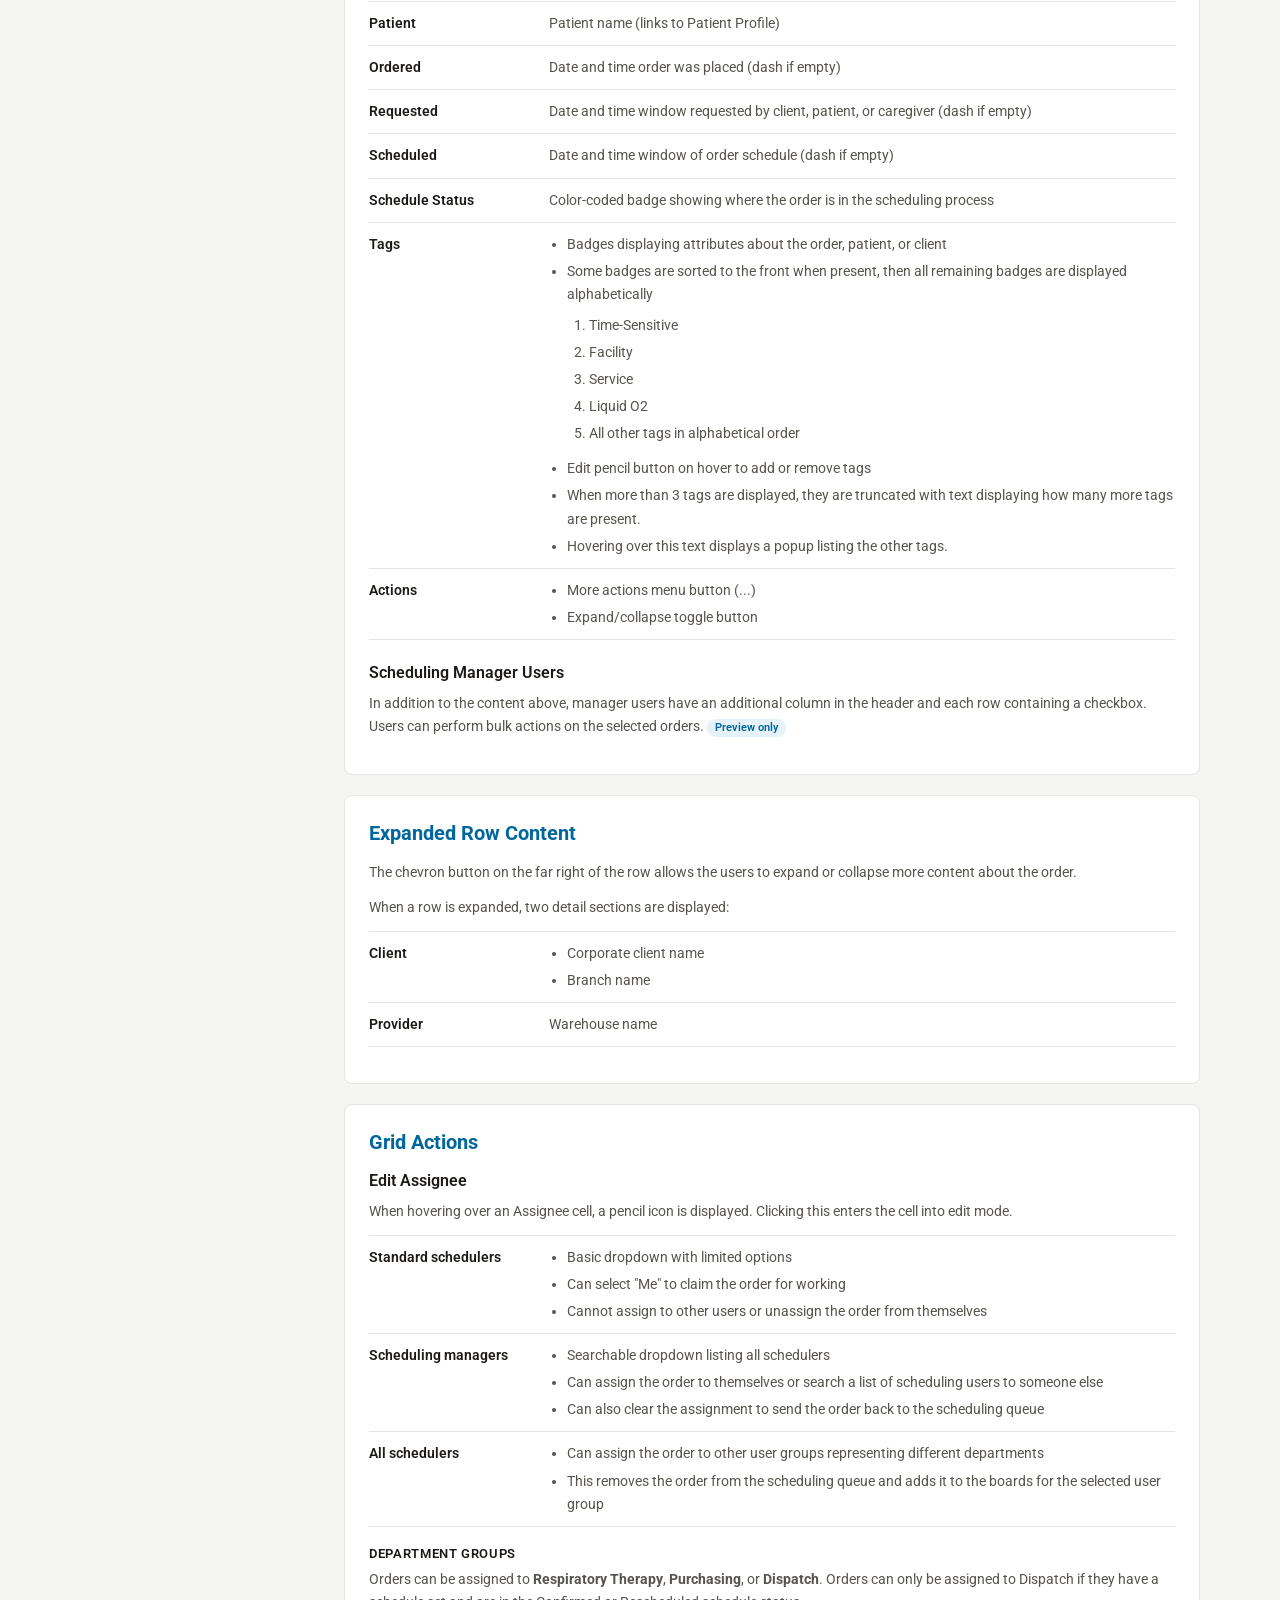
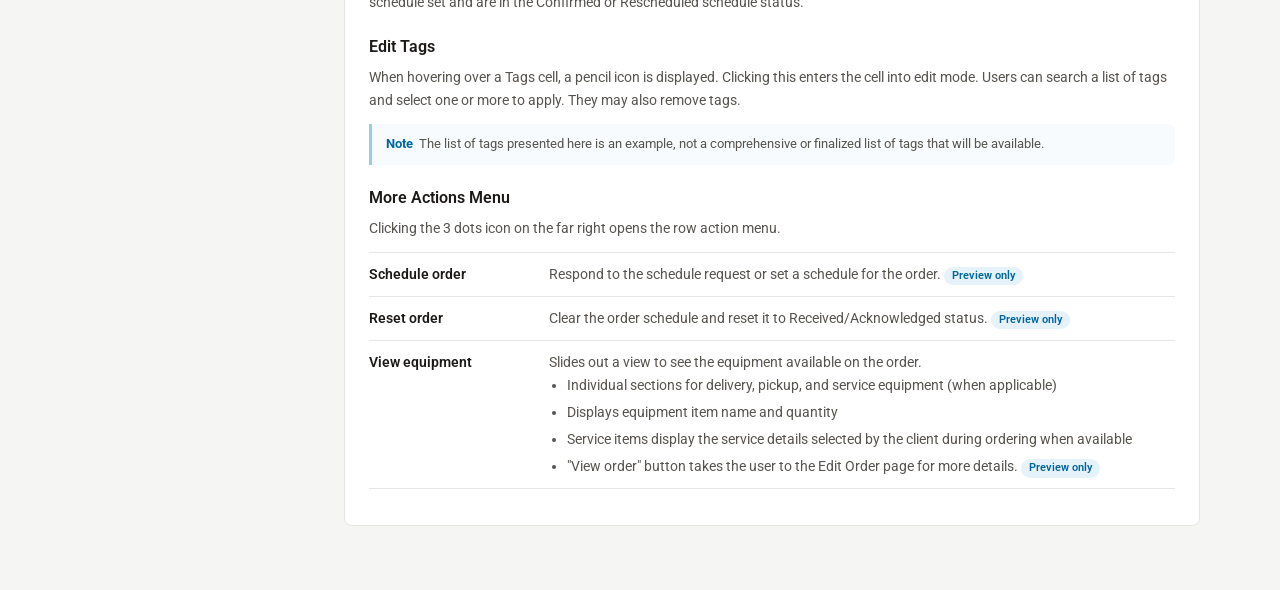
<file: smart-routing/smart-routing-scheduling-details.html>
<!DOCTYPE html>
<html lang="en">
<head>
  <meta charset="UTF-8">
  <meta name="viewport" content="width=device-width, initial-scale=1.0">
  <title>Redirecting…</title>
  <meta http-equiv="refresh" content="0; url=./scheduling-details.html">
  <link rel="canonical" href="./scheduling-details.html">
  <script>
    window.location.replace('./scheduling-details.html' + window.location.search + window.location.hash);
  </script>
</head>
<body>
  <p>Redirecting to <a href="./scheduling-details.html">scheduling-details.html</a>…</p>
</body>
</html>
</file>
<file: assets/prototype-gallery.css>
*, *::before, *::after { box-sizing: border-box; margin: 0; padding: 0; }

body {
  font-family: 'Roboto', sans-serif;
  background: #f5f5f4;
  color: #57534E;
  min-height: 100vh;
}

html {
  scroll-behavior: smooth;
}

@media (prefers-reduced-motion: reduce) {
  html {
    scroll-behavior: auto;
  }
}

header {
  max-width: 1200px;
  margin: 80px auto 0;
  padding: 0 40px;
}

header h1 {
  font-size: 20px;
  font-weight: 600;
  color: #1C1917;
}

header p {
  margin-top: 8px;
  font-size: 14px;
  color: #78716c;
}

main {
  max-width: 1200px;
  margin: 0 auto;
  padding: 40px 40px 64px;
}

body.subpage main {
  padding: 28px 40px 64px;
}

.crumb {
  color: #78716c;
  text-decoration: none;
  font-size: 12px;
  font-weight: 400;
  display: inline-flex;
  align-items: center;
  gap: 6px;
  line-height: 1.2;
  margin-top: 14px;
  transition: color 0.15s ease;
}

.crumb-icon {
  width: 14px;
  height: 14px;
  display: inline-flex;
  align-items: center;
  justify-content: center;
}

.crumb:hover {
  color: #57534e;
  text-decoration: none;
}

.grid {
  display: grid;
  grid-template-columns: repeat(auto-fill, minmax(280px, 1fr));
  gap: 24px;
}

.card {
  background: #ffffff;
  border: 1px solid #e7e5e4;
  border-radius: 8px;
  overflow: hidden;
  display: flex;
  flex-direction: column;
  transition: box-shadow 0.15s ease, border-color 0.15s ease;
}

.card:hover {
  box-shadow: 0 4px 16px rgba(0,0,0,0.08);
  border-color: #d6d3d1;
}

.card-thumbnail {
  width: 100%;
  aspect-ratio: 16 / 9;
  background: #e7e5e4;
  overflow: hidden;
  flex-shrink: 0;
}

.card-thumbnail img {
  width: 100%;
  height: 100%;
  object-fit: cover;
  display: block;
}

.card-body {
  padding: 20px 20px 8px 20px;
  display: flex;
  flex-direction: column;
  flex: 1;
}

.card-title {
  font-size: 16px;
  font-weight: 600;
  color: #1c1917;
  line-height: 1.4;
}

.card-title-row {
  display: inline-flex;
  align-items: baseline;
  gap: 8px;
}

.card-folder-icon {
  width: 16px;
  height: 13px;
  display: inline-flex;
  align-items: center;
  justify-content: center;
  flex-shrink: 0;
}

.card-folder-icon svg {
  width: 16px;
  height: 13px;
  display: block;
}

.card-description {
  margin-top: 8px;
  font-size: 14px;
  color: #57534E;
  line-height: 1.6;
}

.card-review {
  margin-top: 10px;
  font-size: 12px;
  color: #57534E;
  line-height: 1.5;
}

.card-review-label {
  font-weight: 600;
}

.card-updated {
  margin-top: 8px;
  font-size: 11px;
  color: #57534E;
  line-height: 1.4;
  margin-bottom: 8px;
  flex: 1;
}

.card-footer {
  padding: 0 20px 20px;
}

.card-link {
  background: #0080C5;
  display: inline-block;
  font-size: 13px;
  font-weight: 500;
  color: #ffffff;
  text-decoration: none;
  padding: 7px 14px;
  border-radius: 4px;
  transition: background 0.15s ease, color 0.15s ease;
}

.card-link:hover {
  background: #3399D1;
}

.card-link:active {
  background: #00669E;
}

.grid-divider {
  grid-column: 1 / -1;
  border: none;
  border-top: 1px solid #d6d3d1;
  margin: 12px 0;
}

.card--details {
  border-color: #99cce8;
  background: #f7fbfd;
}

.card--details:hover {
  border-color: #99cce8;
  box-shadow: 0 6px 18px rgba(0, 102, 158, 0.14);
}

.card-overview-icon {
  width: 16px;
  height: 16px;
  display: inline-flex;
  align-items: center;
  justify-content: center;
  flex-shrink: 0;
  color: #00669E;
}

.card-overview-icon svg {
  width: 16px;
  height: 16px;
  display: block;
}

.card-link--details {
  background: #ffffff;
  color: #00669E;
  border: 1px solid #99cce8;
}

.card-link--details:hover {
  background: #e5f2f9;
}

.card-link--details:active {
  background: #cce6f3;
}

body.details-page header {
  margin-top: 56px;
}

.details-layout {
  display: grid;
  grid-template-columns: 240px minmax(0, 1fr);
  gap: 24px;
  align-items: start;
}

.details-toc {
  position: sticky;
  top: 24px;
  background: #ffffff;
  border: 1px solid #e7e5e4;
  border-radius: 8px;
  padding: 14px 14px 12px;
}

.details-toc-title {
  font-size: 13px;
  font-weight: 600;
  color: #1c1917;
  margin-bottom: 8px;
}

.details-toc-list {
  list-style: none;
  margin: 0;
  padding: 0;
}

.details-toc-list li + li {
  margin-top: 3px;
}

.details-toc-list a {
  display: block;
  color: #57534E;
  text-decoration: none;
  font-size: 13px;
  line-height: 1.4;
  padding: 4px 6px;
  border-radius: 4px;
}

.details-toc-list a:hover {
  background: #f5f5f4;
  color: #1c1917;
}

.details-toc-list a.is-active {
  background: #e5f2f9;
  color: #00669E;
  font-weight: 600;
}

/* Top-level TOC entries are bold to distinguish them from sub-headings */
.details-toc-list > li > a {
  font-weight: 600;
  color: #1c1917;
}

/* Nested TOC: sub-headings under a top-level entry */
.details-toc-sublist {
  list-style: none;
  margin: 2px 0 6px;
  padding: 0 0 0 12px;
  border-left: 1px solid #e7e5e4;
}

.details-toc-sublist li + li {
  margin-top: 2px;
}

.details-toc-sublist a {
  font-size: 12px;
  color: #78716c;
}

/* Content wrapper: semantic article, no card chrome */
.details-article {
  max-width: 100%;
  margin: 0;
}

/* Each major section is its own card */
.details-section {
  background: #ffffff;
  border: 1px solid #e7e5e4;
  border-radius: 8px;
  padding: 24px;
  margin-bottom: 20px;
  scroll-margin-top: 16px;
}

.details-section:last-child {
  margin-bottom: 0;
}

.details-section-title,
.details-subhead {
  line-height: 1.35;
}

.details-section-title {
  font-size: 20px;
  font-weight: 700;
  color: #00669E;
  margin-bottom: 14px;
}

.details-subhead {
  font-size: 16px;
  font-weight: 600;
  color: #1c1917;
  margin-top: 22px;
  margin-bottom: 8px;
}

.details-subhead:first-of-type {
  margin-top: 4px;
}

/* Minor label heading (third level, e.g. "Available filters", "Behavior") */
.details-article h4 {
  font-size: 13px;
  font-weight: 600;
  letter-spacing: 0.05em;
  text-transform: uppercase;
  color: #1c1917;
  line-height: 1.35;
  margin-top: 18px;
  margin-bottom: 6px;
}

.details-article p,
.details-article li,
.details-article dt,
.details-article dd {
  font-size: 14px;
  line-height: 1.65;
  color: #57534e;
}

.details-article p {
  margin-bottom: 12px;
}

.details-lead {
  font-size: 15px;
}

.details-article ul,
.details-article ol {
  margin: 8px 0 12px 22px;
}

.details-article li + li {
  margin-top: 4px;
}

/* Definition list rendered as a scannable two-column reference table:
   term in a fixed left column, description on the right, hairline per row. */
.details-deflist {
  display: grid;
  grid-template-columns: minmax(110px, 180px) 1fr;
  margin: 12px 0;
  border-top: 1px solid #e7e5e4;
}

.details-deflist dt {
  grid-column: 1;
  font-weight: 600;
  color: #1c1917;
  padding: 10px 0;
  border-bottom: 1px solid #e7e5e4;
}

.details-deflist dd {
  grid-column: 2;
  margin: 0;
  padding: 10px 0;
  border-bottom: 1px solid #e7e5e4;
}

.details-deflist dd ul {
  margin: 0 0 0 18px;
}

.details-deflist dd ul li:first-child {
  margin-top: 0;
}

/* "Preview only" flag pill */
.details-flag {
  display: inline-block;
  font-size: 11px;
  font-weight: 600;
  line-height: 1.5;
  color: #00669E;
  background: #e5f2f9;
  border-radius: 10px;
  padding: 1px 8px;
  white-space: nowrap;
  vertical-align: baseline;
}

/* Note callout box (scoped under .details-article so it outweighs `.details-article p`) */
.details-article .details-note {
  font-size: 13px;
  line-height: 1.6;
  color: #57534e;
  background: #f7fbfd;
  border-left: 3px solid #99cce8;
  border-radius: 0 6px 6px 0;
  padding: 10px 14px;
  margin: 12px 0;
  display: flex;
  gap: 6px;
}

.details-article .details-note strong {
  color: #00669E;
}

/* Warning variant — colors sourced from design-system warning tokens
   (--badge-bg-warning #fff4e5, --color-text-warning #a64c01) */
.details-article .details-note-warning {
  color: #7a3a01;
  background: #fff4e5;
  border-left-color: #a64c01;
  align-items: flex-start;
}

.details-article .details-note-warning strong {
  color: #a64c01;
  white-space: nowrap;
}

.details-article .details-note-warning .details-note-icon {
  flex: none;
  width: 16px;
  height: 16px;
  margin-top: 2px;
  color: #a64c01;
}

@media (max-width: 720px) {
  main,
  body.subpage main,
  header {
    padding-left: 16px;
    padding-right: 16px;
  }

  header {
    margin-top: 16px;
  }

  .details-section {
    padding: 16px;
  }

  .details-deflist {
    grid-template-columns: 1fr;
  }

  .details-deflist dt {
    padding-bottom: 0;
    border-bottom: none;
  }

  .details-deflist dd {
    padding-top: 4px;
  }

  .details-layout {
    grid-template-columns: 1fr;
  }

  .details-toc {
    position: static;
    top: auto;
  }
}
</file>
<file: smart-routing/smart-routing.css>
:root {
    --color-bg-primary: #fcfcfb;
    --color-bg-surface: #ffffff;
    --table-header: #f5f5f4;
    --color-border-light: #e7e5e4;
    --color-text-heading: #1c1917;
    --color-text-default: #57534e;
    --color-text-on-dark: #ffffff;    /* Color/Text/On_Dark → Color/Neutral/White */
    --color-text-muted: #78716c;
    --color-text-link: #0080c5;       /* Color/Text/Link → Color/Primary/600 */
    --btn-tertiary-content: #0080c5;  /* $btn-tertiary-content → Color/Primary/600 */
    --color-text-link-hover: #3399d1; /* Color/Text/Link_Hover → Color/Primary/500 */
    --color-text-link-active: #00669e;/* Color/Text/Link_Active → Color/Primary/700 */
    --color-focus-outline: #00669e;   /* State/Focus/Outline/Color/Default → Color/Primary/700 */
    --color-text-error: #a00d25;
    --color-icon-caution: #f4b300;   /* Color/Icon/Caution → Color/Yellow/600 */
    --color-icon-inline-muted: #78716c; /* Color/Icon/Inline/Muted */
    --table-row-hover: #fcfcfb;      /* Table/Color/Background/Row/Hover → Color/Neutral/50 */
    --color-bg-container-active: #f2f9fc;      /* selected row background → Color/Info/50 */
    --table-bg-row-selected-hover: #e5f2f9;    /* $table-bg-row-selected-hover → Color/Info/100 */
    --button-ghost-bg-hover: #f5f5f4; /* Button/Color/Ghost/Background/Hover → Color/Neutral/200 */
    --button-ghost-bg-active: #e7e5e4;/* Button/Color/Ghost/Background/Active → Color/Neutral/300 */

    /* editable grid cell (generic) */
    --menu-bg: #ffffff;               /* Color/Background/Surface → Color/Neutral/White */
    --menu-option-hover: #f5f5f4;     /* Menu/Color/Option/Off/Hover → Color/Neutral/200 */
    --menu-option-active: #e7e5e4;    /* Menu/Color/Option/Off/Active → Color/Neutral/300 */
    --menu-option-selected: #f2f9fc;  /* Color/Background/Container/Active → Color/Info/50 */
    --menu-option-selected-hover: #e5f2f9;  /* Menu/Color/Option/On/Hover → Color/Info/100 */
    --menu-option-selected-active: #cce6f3; /* Menu/Color/Option/On/Active → Color/Info/200 */
    --input-bg: #ffffff;              /* Color/Background/Surface → Color/Neutral/White */
    --input-border-focus: #00669e;    /* State/Focus/Outline/Color/Default → Color/Primary/700 */
    --input-placeholder: #a8a29e;     /* Input/Text/Color/Placeholder → Color/Neutral/500 */
    --chip-bg: #e7e5e4;               /* Tag/Color/Chip/Background → Color/Neutral/300 */
    --icon-chevron-muted: #a8a29e;    /* collapse chevron → Color/Neutral/500 */

    /* settings bar + stateful filter buttons */
    --card-bg: #ffffff;               /* Card/Color/Container/Background/Default → Color/Neutral/White */
    --card-border: #e7e5e4;           /* Card/Color/Container/Border/Default → Color/Neutral/300 */
    --card-bg-nested: #fcfcfb;         /* Card/Color/Container/Background/Nested → Color/Neutral/50 */
    --filter-text-inactive: #57534e;  /* Button/Color/Stateful/Content/Inactive → Color/Neutral/700 */
    --filter-text-active: #0080c5;    /* Button/Color/Stateful/Content/Active → Color/Primary/600 */
    --filter-bg-inactive: #eceae9;        /* Button/Color/Stateful/Background/Inactive/Default → Color/Neutral/250 */
    --filter-bg-inactive-hover: #e0dedd;  /* Button/Color/Stateful/Background/Inactive/Hover → Color/Neutral/350 */
    --filter-bg-active: #e5f2f9;          /* Button/Color/Stateful/Background/Active/Default → Color/Primary/100 */
    --filter-bg-active-hover: #cce6f3;    /* Button/Color/Stateful/Background/Active/Hover → Color/Primary/200 */
    --badge-error-bg: #c8102e;        /* Color/Error/600 */
    --badge-error-text: #ffffff;      /* Color/Text/On_Dark → Color/Neutral/White */
    --action-icon-color: #292524;     /* action icons → Color/Neutral/900 */
    --btn-ghost-content-secondary: #292524; /* $btn-ghost-content-secondary → Color/Neutral/900 */
    --btn-ghost-content-alert-white: #ffffff; /* $btn-ghost-content-alert-white */
    --indicator-visibility-high: #c8102e;   /* $indicator-visibility-high → Color/Error/600 */

    /* filter popover */
    --color-border-md: #d6d3d1;             /* $color-border-md → Color/Neutral/350 (input border) */
    --color-border-error-md: #d34740;       /* $color-border-error-md */
    --input-text-adornment: #a8a29e;        /* $input-text-adornment → Color/Neutral/500 */
    --color-icon-inline-default: #57534e;   /* $color-icon-inline-default → Color/Neutral/700 */
    --color-error-600: #c8102e;             /* $color-error-600 */
    --btn-bg-primary: #0080c5;              /* $btn-bg-primary → Color/Primary/600 */
    --btn-bg-primary-hover: #3399d1;        /* Button/Filled/Background/Primary/Hover → Color/Primary/500 */
    --btn-bg-primary-active: #00669e;       /* Button/Filled/Background/Primary/Active → Color/Primary/700 */

    /* selection cards (radio) */
    --selection-off: #a8a29e;               /* $selection-off → Color/Neutral/500 */
    --selection-on: #3399d1;                /* $selection-on → Color/Primary/500 */
    --card-selection-bg-off: #ffffff;       /* $card-selection-bg-off → Color/Neutral/White */
    --card-selection-border-off: #e7e5e4;   /* $card-selection-border-off → Color/Neutral/200 */
    --card-selection-bg-on: #f2f9fc;        /* $card-selection-bg-on → Color/Info/50 */
    --card-selection-border-on: #3399d1;    /* $card-selection-border-on → Color/Primary/500 */
    --card-selection-label: #292524;        /* selection card label → Color/Neutral/900 */
    --text-active: #00669e;                 /* $text-active → Color/Primary/700 */
    --btn-shadow-primary: 0 0.5px 2px rgba(0,128,197,0.2), 0 0.5px 1px rgba(0,128,197,0.16), 0 2px 4px rgba(0,128,197,0.12);
    --btn-content: #ffffff;                 /* $btn-content → on-primary */
    --btn-bg-destructive: #c8102e;          /* $btn-bg-destructive → Color/Error/600 */
    --btn-bg-destructive-hover: #a60d26;    /* Color/Error/700 */
    --btn-bg-destructive-active: #8a0a20;   /* Color/Error/800 */
    --btn-shadow-destructive: 0 0.5px 2px rgba(200,16,46,0.2), 0 0.5px 1px rgba(200,16,46,0.16), 0 2px 4px rgba(200,16,46,0.12);
    --btn-ghost-content-tertiary: #0080c5;  /* $btn-ghost-content-tertiary → Color/Primary/600 */
    --filter-input-height: 40px;            /* $input-text-minHeight-md */
    --filter-chip-input-height: 28px;       /* Input/Filter_Chip/Size/Height */
    --filter-popover-width: 620px;          /* popover width in context */
    --icon-xs: 14px;                        /* $icon-xs */

    --badge-bg-neutral: #e7e5e4;  --badge-text-neutral: #292524;
    --badge-bg-caution: #fef7e5;  --badge-text-caution: #926b00;
    --badge-bg-error: #ffe9e8;    --badge-text-error: #780a1c;
    --badge-bg-warning: #fff4e5;  --badge-text-warning: #8e4101;
    --color-text-warning: #a64c01;   /* $color-text-warning → Color/Warning/700 */
    --badge-bg-info: #e5f2f9;     --badge-text-info: #004d76;
    --badge-bg-success: #ecf7e9;  --badge-text-success: #256816;

    /* bold badge variant (.badge.bold): background changes per variant; text stays the
       variant default except caution, which has its own bold text token */
    --badge-bg-bold-neutral: #d6d3d1;
    --badge-bg-bold-info: #cce6f3;
    --badge-bg-bold-success: #d8efd3;
    --badge-bg-bold-caution: #fdf0cc;
    --badge-bg-bold-warning: #fbe2cc;
    --badge-bg-bold-error: #ffd7d4;
    --badge-text-bold-caution: #926b00;

    --radius-md: 8px;
    --radius-sm: 4px;
    --radius-full: 9999px;
    --border-width: 1px;

    /* text-button sizing (Small) — referenced by the shared text-button base */
    --btn-size-sm: 32px;          /* $btn-size-sm */
    --btn-padding-sm: 12px;       /* $btn-padding-sm */
    --button-radius-text: 4px;    /* $button-radius-text */

    /* secondary button (View order) — Medium */
    --btn-bg-secondary: #ffffff;        /* $btn-bg-secondary → Color/Neutral/White */
    --btn-bg-secondary-hover: #f5f5f4;  /* Secondary/Background/Hover (read from variant) */
    --btn-bg-secondary-active: #e7e5e4; /* Secondary/Background/Active (read from variant) */
    --btn-border-secondary: #d6d3d1;  /* $btn-border-secondary → Color/Neutral/350 */
    --btn-content-secondary: #292524; /* $btn-content-secondary → Color/Neutral/900 */
    --btn-shadow-secondary: 0 0.5px 2px rgba(214,211,209,0.2), 0 0.5px 1px rgba(214,211,209,0.16), 0 2px 4px rgba(214,211,209,0.12);
    --btn-gap-md: 8px;                /* $btn-gap-md */
    --btn-size-md: 40px;              /* $btn-size-md */
    --btn-padding-md: 14px;           /* $btn-padding-md */
    --btn-font-md: 0.875rem;          /* 14px ($btn-font-md) */

    /* motion */
    --transition-fast: 0.15s ease;
    --ease-emphasized: cubic-bezier(0.4, 0, 0.2, 1);
    --duration-expand: 0.32s;
    --duration-chevron: 0.3s;
    --duration-note-pulse: 1.8s;

    /* spacing scale (Figma $spacing-*) */
    --spacing-tiny: 4px;   /* $spacing-tiny */
    --spacing-xxs: 8px;    /* $spacing-xxs */
    --spacing-xs: 12px;    /* $spacing-xs */
    --spacing-sm: 16px;    /* $spacing-sm */
    --spacing-md: 20px;    /* $spacing-md */
    --spacing-lg: 24px;    /* $spacing-lg */

    /* size scale (Figma $size-*) */
    --size-50: 2px;        /* $size-50 */
    --size-150: 6px;       /* $size-150 */
    --size-1200: 48px;     /* $size-1200 */

    /* icon + control sizes */
    --icon-inline: 14px;       /* inline icon frame */
    --icon-inline-glyph: 12px; /* inline icon glyph (frame minus padding) */
    --icon-action: 18px;       /* action button glyph */
    --icon-edit: 16px;         /* edit pencil glyph */
    --icon-md: 20px;           /* $icon-md */

    /* menu + options + input field */
    --menu-width: 164px;
    --menu-padding: 8px;
    --menu-item-gap: 4px;
    --menu-option-height: 36px;
    --menu-option-padding-x: 8px;
    --menu-heading-height: 25px;
    --input-radius: var(--radius-sm);
    --input-border-width: 1px;
    --input-padding-x: 12px;
    --menu-shadow: 0 0.5px 2px rgba(0,0,0,0.20), 0 0.5px 1px rgba(0,0,0,0.16), 0 2px 4px 2px rgba(0,0,0,0.12);
    --shadow-sm: 0 1px 4px rgba(0,0,0,0.15);   /* Shadow/Small */
    --color-bg-container-dark: #57534e;        /* $color-bg-container-dark → Color/Neutral/700 */
    --tooltip-max-width: 300px;                /* $tooltip-maxWidth */

    /* component dimensions */
    --row-height: 48px;

    /* density-driven tokens (default = Standard / Medium) */
    --density-row-height: 48px;
    --density-note-icon: var(--icon-inline);   /* 14px — overridden per density */
    --density-cell-pad-y: var(--spacing-xxs);  /* 8px */
    --density-cell-pad-x: var(--spacing-xs);   /* 12px */
    --density-cell-font: var(--font-body);     /* 14px */
    --density-cell-lh: var(--lh-default);      /* 19.6px */
    --density-badge-height: 16px;              /* $badge-height-md */
    --density-badge-min-width: 28px;           /* $badge-minWidth-md */
    --density-badge-pad-x: var(--size-150);    /* 6px */
    --density-badge-font: var(--font-caption); /* 12px */
    --density-badge-lh: var(--lh-reset);       /* 12px */
    --density-row-btn-size: 24px;              /* _BaseIconButton (Medium/Large) */
    --density-row-btn-glyph: 16px;             /* glyph (Medium/Large) */
    --density-detail-font: var(--font-body);   /* 14px */
    --density-detail-lh: var(--lh-default);    /* 19.6px */
    --density-detail-gap: var(--spacing-tiny); /* 4px between rows in a section */
    --density-header-height: 48px;
    --density-header-pad-x: var(--spacing-xs); /* 12px */
    --density-header-font: var(--font-body);   /* 14px */
    --density-field-font: var(--font-body);    /* 14px (editable cell input) */
    --density-select-pad-x: var(--spacing-xs); /* 12px */
    --density-select-col-width: calc(var(--icon-xs) + (var(--density-select-pad-x) * 2));
    --density-actions-col-width: 88px; /* 2×12px pad + 16px gap + 2×24px buttons */

    /* focus */
    --focus-ring-width: 2px;       /* button focus outline weight */
    --focus-ring-width-link: 1px;  /* link focus outline weight */
    --focus-ring-offset: 2px;
    --radius-xs: 2px;

    /* layout (prototype-specific, not from design tokens) */
    --grid-max-width: 1900px;
    --side-sheet-width: 600px;   /* $sideSheet-md */
    --settings-gap: 20px;        /* gap between quick filters and action buttons */
    --filter-gap: 12px;          /* gap between filter buttons */
    --filter-height: 32px;       /* Size=Small stateful button */
    --filter-padding-x: 12px;
    --filter-label-gap: 8px;     /* gap between check, label */
    --count-badge-size: 14px;
    --action-btn-size: 32px;     /* _BaseIconButton ($btn-size-sm) */
    --action-icon-size: 16px;    /* action glyph height ($icon-sm) */
    --button-radius-icon: 8px;   /* $button-radius-icon */
    --icon-padding-md: 2px;      /* $icon-padding-md */
    --icon-padding-sm: 1px;      /* $icon-padding-sm */
    --icon-sm: 16px;             /* $icon-sm */
    --color-info-600: #0080c5;   /* $color-info-600 */
    --size-350: 10px;            /* $size-350 (indicator dot) */
    --chip-height: 20px;         /* $chip-height-md */
    --chip-min-width: 32px;      /* $chip-minWidth-sm */
    --chip-btn-color: #78716c;   /* $chip-btn → Color/Neutral/600 */
    --card-padding: 16px;        /* $spacing-sm */
    --page-padding-y: 60px;
    --page-padding-x: 40px;
    --detail-inset-x: 128px;  /* expandable panel horizontal inset (Figma frame) */
    --detail-col-gap: 80px;   /* Figma grid column gap */
    --detail-row-gap: 48px;   /* Figma grid row gap */

    --font-body: 0.875rem;  /* 14px */
    --font-heading-sm: 1rem;     /* 16px ($font-heading-sm) */
    --lh-heading-sm: 19.2px;     /* $lineHeight-compact for 16px heading */
    --font-heading-md: 1.25rem;  /* 20px ($font-heading-md) */
    --lh-heading-md: 24px;       /* $lineHeight-compact for 20px heading */
    --font-heading-xs: 0.875rem; /* 14px ($font-heading-xs); line-height = --lh-compact (16.8px) */
    --font-caption: 0.75rem;/* 12px */
    --font-meta: 0.66rem;   /* 10.56px ($font-meta) */
    --lh-default: 19.6px;
    --lh-compact: 16.8px;
    --lh-reset: 12px;       /* $lineHeight-reset */
  }

  /* Row density overrides (Standard = default in :root) */
  [data-density="condensed"] {
    --density-row-height: 36px;
    --density-cell-pad-y: var(--spacing-tiny);   /* 4px */
    --density-cell-pad-x: var(--spacing-xxs);    /* 8px */
    --density-cell-font: var(--font-caption);    /* 12px */
    --density-cell-lh: 14.4px;                   /* Compact/Caption */
    --density-badge-height: 14px;                /* condensed badge */
    --density-badge-min-width: 24px;
    --density-badge-pad-x: var(--spacing-tiny);  /* 4px */
    --density-badge-font: var(--font-meta);      /* 10.56px */
    --density-badge-lh: var(--font-meta);        /* 10.56px */
    --density-row-btn-size: 20px;                /* Small */
    --density-row-btn-glyph: 14px;               /* Small glyph */
    --density-detail-font: var(--font-caption);  /* 12px */
    --density-detail-lh: 16.8px;
    --density-detail-gap: var(--size-50);        /* 2px */
    --density-header-height: 32px;
    --density-header-pad-x: var(--spacing-xxs);  /* 8px */
    --density-header-font: var(--font-caption);  /* 12px */
    --density-field-font: var(--font-caption);   /* 12px */
    --density-note-icon: var(--icon-inline-glyph); /* 12px — 14px frame − 1px icon-padding-sm × 2 */
    --density-select-pad-x: var(--spacing-xxs);  /* 8px */
    --density-actions-col-width: 68px; /* 2×8px pad + 12px gap + 2×20px buttons */
  }
  [data-density="relaxed"] {
    --density-header-height: 56px;
    --density-row-height: 56px;
    --density-cell-pad-y: var(--spacing-xs);     /* 12px */
    --density-cell-pad-x: var(--spacing-sm);     /* 16px */
    --density-cell-font: var(--font-body);       /* 14px */
    --density-cell-lh: var(--lh-default);        /* 19.6px */
    --density-badge-height: 20px;                /* relaxed badge */
    --density-badge-min-width: 32px;
    --density-badge-pad-x: var(--size-150);      /* 6px */
    --density-badge-font: var(--font-body);      /* 14px */
    --density-badge-lh: 14px;                    /* relaxed badge line-height */
    --density-field-font: var(--font-caption);   /* 12px */
    --density-row-btn-size: 28px;                /* 24px icon frame + 2px outer padding × 2 */
    --density-row-btn-glyph: 20px;               /* 24px icon frame − 2px icon-padding-md × 2 */
    --density-select-pad-x: var(--spacing-sm);   /* 16px */
    --density-actions-col-width: 104px; /* 2×16px pad + 16px gap + 2×28px buttons */
  }

  * { box-sizing: border-box; margin: 0; padding: 0; }

  body {
    font-family: 'Roboto', sans-serif;
    background: var(--color-bg-primary);
    color: var(--color-text-default);
    padding: var(--page-padding-y) var(--page-padding-x);
    -webkit-font-smoothing: antialiased;
  }

  /* ============================================================
     Shared primitives
     Standardized, reusable styles consolidated from the
     components below. Each grouped rule is the "standard"; the
     component sections that follow add only their own overrides
     (size, color, padding, etc.). Add new instances by listing
     their selector in the relevant group here.
     ============================================================ */

  /* Icon button — ONE ghost icon button used everywhere; the modifiers below
     only change size/glyph/radius/color. Those four are private custom props
     so a modifier (or an ancestor context) can retarget them without having
     to re-list the base declarations. Default = the 24px row button. */
  .icon-btn {
    --_icon-btn-size: var(--density-row-btn-size);    /* 24 (row default) */
    --_icon-btn-glyph: var(--density-row-btn-glyph);  /* 16 / 14 by density */
    --_icon-btn-radius: var(--radius-sm);
    --_icon-btn-color: var(--color-text-muted);
    width: var(--_icon-btn-size);
    height: var(--_icon-btn-size);
    display: flex;
    align-items: center;
    justify-content: center;
    flex-shrink: 0;
    background: none;
    border: none;
    cursor: pointer;
    border-radius: var(--_icon-btn-radius);
    color: var(--_icon-btn-color);
    transition: background var(--transition-fast);
  }
  /* glyph sized by a single box; viewBox preserves each icon's aspect ratio */
  .icon-btn svg { width: var(--_icon-btn-glyph); height: var(--_icon-btn-glyph); display: block; }
  .icon-btn:hover { background: var(--button-ghost-bg-hover); }
  .icon-btn:active { background: var(--button-ghost-bg-active); }
  .icon-btn:focus-visible {
    outline: var(--focus-ring-width) solid var(--color-focus-outline);
    outline-offset: calc(-1 * var(--focus-ring-offset));
  }

  /* Large (toolbar) icon button — 32px box, larger radius, darker glyph. */
  .icon-btn--lg {
    --_icon-btn-size: var(--action-btn-size);      /* 32 */
    --_icon-btn-glyph: var(--action-icon-size);    /* 16 */
    --_icon-btn-radius: var(--button-radius-icon); /* 8 */
    --_icon-btn-color: var(--action-icon-color);   /* neutral-900 */
  }

  /* Reveal icon button — hidden until its editable cell is hovered or it's focused. */
  .icon-btn--reveal {
    opacity: 0;
    transition: opacity var(--transition-fast), background var(--transition-fast);
  }
  .editable-cell:hover .icon-btn--reveal { opacity: 1; }
  .icon-btn--reveal:focus-visible { opacity: 1; }

  /* Icon frame — non-button wrappers that just center an SVG glyph.
     Override width/height/color/padding per use. */
  .chip-remove,
  .filter-input-search,
  .filter-input-chevron,
  .tag-search-icon,
  .tag-option-check,
  .filter-chip-toggle .chip-check,
  .cell-field-chevron,
  .view-map-icon,
  .phone-icon-frame,
  .btn-icon-end {
    display: flex;
    align-items: center;
    justify-content: center;
    flex-shrink: 0;
  }

  /* Inline icon frame sizing/padding shared by map/phone/external-link adornments. */
  .view-map-icon,
  .phone-icon-frame,
  .btn-icon-end {
    width: var(--icon-inline);
    height: var(--icon-inline);
    padding: calc((var(--icon-inline) - var(--icon-inline-glyph)) / 2);
  }
  .view-map-icon svg,
  .btn-icon-end svg { width: 100%; height: 100%; display: block; }

  /* Ghost surfaces — tertiary text buttons borrow the icon button's hover/active bg. */
  .view-map-btn:hover,
  .filter-btn-reset:hover { background: var(--button-ghost-bg-hover); }
  .view-map-btn:active,
  .filter-btn-reset:active { background: var(--button-ghost-bg-active); }

  /* Focus ring (inset) — menu options (icon buttons carry their own, above). */
  .menu-option:focus-visible {
    outline: var(--focus-ring-width) solid var(--color-focus-outline);
    outline-offset: calc(-1 * var(--focus-ring-offset));
  }

  /* Focus ring (outset) — standalone/text buttons. */
  .filter-btn:focus-visible,
  .view-map-btn:focus-visible,
  .filter-btn-tertiary:focus-visible,
  .filter-btn-reset:focus-visible,
  .btn-primary:focus-visible,
  .btn-secondary:focus-visible,
  .btn-tertiary:focus-visible {
    outline: var(--focus-ring-width) solid var(--color-focus-outline);
    outline-offset: var(--focus-ring-offset);
  }

  /* Field — clickable input-like container (filter inputs, tag search). */
  .filter-input,
  .tag-search,
  .columns-search {
    display: flex;
    align-items: center;
    gap: var(--spacing-xxs);
    min-height: var(--filter-input-height);
    padding: var(--spacing-xxs) var(--spacing-xs);
    background: var(--color-bg-surface);
    border: var(--border-width) solid var(--color-border-md);
    border-radius: var(--radius-md);
  }
  /* functional search input inside the search field (assignee single-select popover) */
  .tag-search-input {
    flex: 1;
    min-width: 0;
    border: none;
    background: none;
    outline: none;
    padding: 0;
    font-family: inherit;
    font-size: var(--font-body);
    line-height: var(--lh-default);
    color: var(--color-text-default);
  }
  .tag-search-input::placeholder { color: var(--input-placeholder); }

  /* Overlay popover — floating surface anchored in a top-level layer via JS.
     Override width/padding/gap/max-width per use. */
  .cell-menu,
  .history-popover,
  .filter-popover,
  .assignee-popover,
  .tag-popover,
  .columns-popover {
    --_popover-width: auto;
    --_popover-max-width: none;
    --_popover-gap: 0;
    --_popover-padding: 0;
    position: fixed;
    z-index: 1000;
    display: flex;
    flex-direction: column;
    width: var(--_popover-width);
    max-width: var(--_popover-max-width);
    gap: var(--_popover-gap);
    padding: var(--_popover-padding);
    background: var(--menu-bg);
    border-radius: var(--radius-md);
    box-shadow: var(--menu-shadow);
  }

  /* Text button — shared box + typography (Small). Override color/background/shadow per variant. */
  .filter-btn-reset {
    display: inline-flex;
    align-items: center;
    justify-content: center;
    height: var(--btn-size-sm);
    padding: 0 var(--btn-padding-sm);
    border: none;
    cursor: pointer;
    border-radius: var(--button-radius-text);
    font-family: inherit;
    font-size: var(--font-caption);
    line-height: 1;
    font-weight: 400;
    transition: background var(--transition-fast);
  }

  /* ---------- Settings bar ---------- */
  .table-settings {
    width: 100%;
    max-width: var(--grid-max-width);
    margin: 0 auto var(--spacing-xs);
    display: flex;
    flex-direction: column;
    gap: var(--spacing-sm);
    padding: var(--card-padding);
    background: var(--card-bg);
    border: var(--border-width) solid var(--card-border);
    border-radius: var(--radius-md);
  }
  .toolbar-row { display: flex; align-items: center; justify-content: space-between; gap: var(--settings-gap); width: 100%; }
  .toolbar-filters { display: flex; align-items: center; gap: var(--spacing-sm); flex: 1; min-width: 0; }

  /* primary (leading) filter button — .icon-btn.icon-btn--lg */
  .filter-toggle-btn { position: relative; }

  .quick-filters { display: flex; align-items: center; gap: var(--filter-gap); }
  .filter-btn {
    position: relative;
    display: inline-flex;
    align-items: center;
    gap: var(--filter-label-gap);
    height: var(--filter-height);
    padding: 0 var(--filter-padding-x);
    background: var(--filter-bg-inactive);
    border: none;
    border-radius: var(--radius-sm);
    cursor: pointer;
    font-size: var(--font-body);
    line-height: var(--lh-default);
    color: var(--filter-text-inactive);
    white-space: nowrap;
    transition: background var(--transition-fast), color var(--transition-fast);
  }
  .filter-btn:hover { background: var(--filter-bg-inactive-hover); }
  .filter-btn.active { background: var(--filter-bg-active); color: var(--filter-text-active); }
  .filter-btn.active:hover { background: var(--filter-bg-active-hover); }
  .filter-btn .filter-check { width: var(--icon-edit); height: var(--icon-edit); display: none; flex-shrink: 0; }
  .filter-btn.active .filter-check { display: block; }
  .count-badge {
    position: absolute;
    top: 0;
    right: 0;
    transform: translate(35%, -35%);
    display: inline-flex;
    align-items: center;
    justify-content: center;
    min-width: var(--count-badge-size);
    height: var(--count-badge-size);
    padding: 0 var(--size-50);
    border-radius: var(--radius-full);
    background: var(--badge-error-bg);
    color: var(--badge-error-text);
    font-size: var(--font-caption);
    line-height: 1;
  }
  .table-actions { display: flex; align-items: center; gap: var(--spacing-xxs); flex-shrink: 0; }
  /* export / history / columns / settings buttons use .icon-btn.icon-btn--lg */

  /* applied filter chips */
  .applied-filters { display: flex; flex-wrap: wrap; align-items: center; gap: var(--spacing-xs); width: 100%; }
  /* shared chip base (same Figma component); font-size set per context below */
  .filter-chip {
    display: inline-flex;
    align-items: center;
    gap: var(--spacing-tiny);
    height: var(--chip-height);
    min-width: var(--chip-min-width);
    padding: var(--spacing-tiny) var(--spacing-xxs);
    border-radius: var(--radius-full);
    background: var(--chip-bg);
    line-height: var(--lh-reset);
    color: var(--color-text-default);
    white-space: nowrap;
  }
  /* toolbar applied-filter chips: 12px label/value */
  .applied-filters .filter-chip { font-size: var(--font-body); }
  .filter-chip .chip-label { color: var(--color-text-muted); }

  /* chip remove button (icon frame primitive) */
  .chip-remove {
    width: var(--icon-sm); height: var(--icon-sm);
    padding: var(--icon-padding-sm);
    background: none;
    border: none;
    cursor: pointer;
    color: var(--chip-btn-color);
  }
  .chip-remove svg { width: 100%; height: 100%; display: block; }

  @media (max-width: 1000px) {
    .toolbar-row {
      align-items: flex-start;
    }
    .toolbar-filters {
      flex-wrap: wrap;
    }
    .quick-filters {
      flex-wrap: wrap;
    }
  }

  .data-grid {
    background: var(--color-bg-surface);
    border: var(--border-width) solid var(--color-border-light);
    border-radius: var(--radius-md);
    overflow-x: auto;
    position: relative;
    width: 100%;
    max-width: var(--grid-max-width);
    margin: 0 auto;
  }

  /* Dispatch page: data table with adjacent route snapshot column. */
  .dispatch-grid-shell {
    width: 100%;
    max-width: var(--grid-max-width);
    margin: 0 auto;
    display: flex;
    align-items: flex-start;
    gap: var(--spacing-xs);
  }
  .dispatch-grid-shell .data-grid {
    flex: 1 1 auto;
    width: auto;
    min-width: 0;
    /* sidebar is 300px + 12px gap; cap the grid so it never pushes the panel out */
    max-width: calc(var(--grid-max-width) - 300px - var(--spacing-xs));
    margin: 0;
  }
  .route-snapshot-panel {
    width: 300px;
    flex: 0 0 300px;
    min-height: 600px;
    padding: var(--spacing-md);
    border-radius: var(--radius-md);
    background: var(--color-border-light);
    display: flex;
    align-items: flex-start;
    justify-content: center;
  }
  .route-snapshot-text {
    width: 100%;
    text-align: center;
    color: #000000;
    font-size: var(--font-body);
    line-height: var(--lh-default);
  }

  @media (max-width: 1280px) {
    .dispatch-grid-shell {
      flex-direction: column;
      gap: var(--spacing-sm);
    }
    .dispatch-grid-shell .data-grid {
      flex: 1 1 auto;
      width: 100%;
    }
    .route-snapshot-panel {
      width: 100%;
      min-height: 240px;
    }
  }

  /* ---------- Track (single width source for header + rows) ---------- */
  .grid-track {
    width: max-content;
    min-width: 100%;
  }

  /* Dispatch: constrain the track to the container so the tags column can shrink
     to fill available space. Once the track reaches its min-content (all fixed
     columns + the tags 200px floor), it overflows and the grid scrolls. */
  .dispatch-layout .grid-track {
    width: 100%;
    min-width: min-content;
  }

  /* ---------- Header ---------- */
  .grid-header {
    display: flex;
    width: 100%;
  }

  .bulk-actions-popover {
    position: absolute;
    left: 50%;
    bottom: var(--spacing-sm);
    transform: translateX(-50%);
    z-index: 20;
    display: flex;
    align-items: center;
    justify-content: space-between;
    gap: var(--spacing-sm);
    width: min(100%, 800px);
    padding: var(--spacing-tiny) var(--spacing-xs);
    background: var(--color-bg-container-dark);
    border-radius: var(--radius-md);
    box-shadow: var(--menu-shadow);
  }
  .bulk-actions-popover[hidden] {
    display: none;
  }
  .bulk-actions-popover-left {
    display: inline-flex;
    align-items: center;
    gap: var(--spacing-xxs);
    min-width: 0;
  }
  .bulk-actions-clear-btn {
    --_icon-btn-size: var(--btn-size-sm);
    --_icon-btn-glyph: 16px;
    --_icon-btn-radius: var(--radius-sm);
    --_icon-btn-color: var(--color-text-on-dark);
  }
  .bulk-actions-clear-btn:hover {
    background: rgba(255, 255, 255, 0.12);
  }
  .bulk-actions-clear-btn:active {
    background: rgba(255, 255, 255, 0.2);
  }
  .bulk-actions-count {
    font-size: var(--font-body);
    line-height: var(--lh-default);
    font-weight: 400;
    color: var(--color-text-on-dark);
    white-space: nowrap;
  }
  .bulk-actions-popover-actions {
    display: inline-flex;
    align-items: center;
    gap: var(--spacing-sm);
    margin-left: auto;
  }
  .bulk-actions-action {
    display: inline-flex;
    align-items: center;
    justify-content: center;
    gap: var(--btn-gap-md);
    height: var(--btn-size-md);
    padding: 0 var(--btn-padding-md);
    border: none;
    border-radius: var(--button-radius-text);
    background: none;
    color: var(--btn-ghost-content-alert-white);
    font-family: inherit;
    font-size: var(--btn-font-md);
    line-height: 1;
    font-weight: 400;
    cursor: pointer;
    white-space: nowrap;
    transition: background var(--transition-fast);
  }
  .bulk-actions-action-icon {
    width: 14px;
    height: 14px;
    display: inline-flex;
    align-items: center;
    justify-content: center;
    flex-shrink: 0;
  }
  .bulk-actions-action-icon svg {
    width: 100%;
    height: 100%;
    display: block;
  }
  .bulk-actions-action:hover {
    background: rgba(255, 255, 255, 0.12);
  }
  .bulk-actions-action:active {
    background: rgba(255, 255, 255, 0.2);
  }

  @media (max-width: 900px) {
    .bulk-actions-popover {
      width: calc(100% - (2 * var(--spacing-xxs)));
      height: auto;
      min-height: 40px;
      flex-wrap: wrap;
      align-items: flex-start;
      bottom: var(--spacing-xxs);
    }
  }

  .header-cell {
    background: var(--table-header);
    height: var(--density-header-height);
    display: flex;
    align-items: center;
    padding: 0 var(--density-header-pad-x);
    font-weight: 500;
    font-size: var(--density-header-font);
    color: var(--color-text-heading);
    white-space: nowrap;
    overflow: hidden;
    text-overflow: ellipsis;
    flex-shrink: 0;
    border-bottom: var(--border-width) solid var(--color-border-light);
  }

  /* ---------- Column widths ---------- */
  /* flex-grow proportional to natural width, basis = natural px, no shrink (scrolls below natural width) */
  .col-assignee { flex: 116 0 116px; }
  .col-order    { flex: 180 0 180px; }
  .col-priority { flex: 148 0 148px; }
  .col-patient  { flex: 148 0 148px; }
  .col-ordered  { flex: 136 0 136px; }
  .col-requested{ flex: 152 0 152px; }
  .col-scheduled{ flex: 152 0 152px; }
  .col-status   { flex: 136 0 136px; }
  .col-tags     { flex: 248 0 248px; }
  .col-actions  { flex: 0 0 var(--density-actions-col-width); }
  .col-select   { flex: 0 0 var(--density-select-col-width); }   /* checkbox column hugs checkbox + density padding */
  .col-address  { flex: 112 0 112px; }
  .col-eta      { flex: 152 0 152px; }
  .col-completed{ flex: 136 0 136px; }
  .col-driver   { flex: 124 0 124px; }
  .col-route    { flex: 80 0 80px; }
  .col-client   { flex: 360 0 360px; }

  /* Dispatch-only table layout — all fixed cols use flex-grow:0 so they stay at exact Figma basis */
  .dispatch-layout .col-select    { flex: 0 0 var(--density-select-col-width); }
  .dispatch-layout .col-address   { flex: 0 0 112px; }
  .dispatch-layout .col-order     { flex: 0 0 152px; }
  .dispatch-layout .col-priority  { flex: 0 0 148px; }
  .dispatch-layout .col-patient   { flex: 0 0 136px; }
  .dispatch-layout .col-scheduled { flex: 0 0 152px; }
  .dispatch-layout .col-eta       { flex: 0 0 152px; }
  .dispatch-layout .col-completed { flex: 0 0 100px; }
  .dispatch-layout .col-driver    { flex: 0 0 124px; }
  .dispatch-layout .col-route     { flex: 0 0 80px; }
  .dispatch-layout .col-tags      { flex: 1 1 200px; min-width: 200px; }  /* fills remaining space; shrinks to a 200px floor before the grid scrolls */
  .dispatch-layout .col-actions   { flex: 0 0 var(--density-actions-col-width); }

  /* Purchasing + RT layout — fixed columns with tags filling remaining space before scrolling. */
  .purchasing-rt-layout .col-order     { flex: 0 0 180px; }
  .purchasing-rt-layout .col-patient   { flex: 0 0 148px; }
  .purchasing-rt-layout .col-client    { flex: 0 0 360px; }
  .purchasing-rt-layout .col-ordered   { flex: 0 0 136px; }
  .purchasing-rt-layout .col-completed { flex: 0 0 136px; }
  .purchasing-rt-layout .col-tags      { flex: 1 1 248px; min-width: 248px; }
  .purchasing-rt-layout .col-actions   { flex: 0 0 var(--density-actions-col-width); }

  /* Keep select-column checkboxes centered in both header and row cells. */
  .header-cell.col-select,
  .row-cell.col-select {
    justify-content: center;
    padding-left: var(--density-select-pad-x);
    padding-right: var(--density-select-pad-x);
  }

  /* ---------- Rows ---------- */
  .grid-row { width: 100%; }

  .row-main {
    display: flex;
    width: 100%;
  }
  .row-cell {
    background: var(--color-bg-surface);
    min-height: var(--density-row-height);
    display: flex;
    align-items: center;
    padding: var(--density-cell-pad-y) var(--density-cell-pad-x);
    flex-shrink: 0;
    min-width: 0;
    transition: background var(--transition-fast);
  }
  .row-main:hover .row-cell { background: var(--table-row-hover); }

  /* ---------- Row selection (manager grid) ---------- */
  .checkbox {
    width: var(--icon-xs);
    height: var(--icon-xs);
    flex-shrink: 0;
    display: flex;
    align-items: center;
    justify-content: center;
    cursor: pointer;
  }
  .checkbox svg { width: 100%; height: 100%; display: block; }
  .checkbox:focus-visible { outline: var(--focus-ring-width) solid var(--color-focus-outline); outline-offset: var(--focus-ring-offset); border-radius: var(--radius-xs); }
  /* selected row: cells + the expandable panel get the active container background */
  .grid-row.selected .row-cell { background: var(--color-bg-container-active); }
  .grid-row.selected .expand-wrap { background: var(--color-bg-container-active); }
  /* selected + hovered: cells get the slightly darker blue (highest specificity wins over both above) */
  .grid-row.selected .row-main:hover .row-cell { background: var(--table-bg-row-selected-hover); }

  .cell-stack { display: flex; flex-direction: column; gap: 0; min-width: 0; }
  .cell-main {
    font-size: var(--density-cell-font);
    line-height: var(--density-cell-lh);
    color: var(--color-text-default);
    white-space: nowrap;
  }
  .cell-caption {
    font-size: var(--font-caption);
    line-height: var(--lh-compact);
    color: var(--color-text-muted);
    white-space: nowrap;
  }
  [data-density="condensed"] .cell-main {
    font-size: var(--font-caption);
    line-height: var(--lh-compact);
  }
  [data-density="condensed"] .cell-caption {
    font-size: var(--font-meta);
    line-height: var(--font-meta);
  }
  .eta-caption         { color: var(--color-text-warning); }  /* En route / Delayed */
  .eta-caption--success { color: var(--badge-text-success); }  /* Arrived */
  .link {
    color: var(--color-text-link);
    cursor: pointer;
    text-decoration: none;
    transition: color var(--transition-fast);
  }
  .link:hover { color: var(--color-text-link-hover); text-decoration: underline; }
  .link:active { color: var(--color-text-link-active); text-decoration: none; }
  .link:focus-visible {
    outline: var(--focus-ring-width-link) solid var(--color-focus-outline);
    outline-offset: var(--focus-ring-offset);
    border-radius: var(--radius-xs);
  }
  .stat { color: var(--color-text-error); }

  .order-main { display: flex; align-items: center; gap: var(--spacing-tiny); }
  .order-main .cell-main { display: inline-flex; align-items: center; }

  /* New-note icon + pulse */
  .note-icon {
    width: var(--density-note-icon); height: var(--density-note-icon);
    color: var(--color-icon-caution);
    flex-shrink: 0;
    display: block;
    animation: notePulse var(--duration-note-pulse) ease-in-out infinite;
  }
  @keyframes notePulse {
    0%, 100% { opacity: 1;   transform: scale(1); }
    50%      { opacity: 0.35; transform: scale(0.86); }
  }

  /* Badges */
  .badges { display: flex; flex-wrap: wrap; gap: var(--spacing-tiny); align-items: center; }
  .tags-cell .badges { flex: 1; min-width: 0; }
  .tags-cell .badge {
    max-width: 100%;
    min-width: 0;
    overflow: hidden;
    text-overflow: ellipsis;
    justify-content: flex-start;
  }
  .tags-edit-btn { margin-left: auto; }
  .tags-overflow {
    font-size: var(--font-caption);
    line-height: var(--lh-compact);
    color: var(--color-text-muted);
    white-space: nowrap;
    flex-shrink: 0;
    cursor: default;
  }
  [data-density="condensed"] .tags-overflow { font-size: var(--font-meta); }

  /* Tags overflow hover popover */
  .tags-overflow-pop {
    width: max-content;
    min-width: 0;
    align-items: flex-start;
    gap: var(--spacing-tiny);        /* 4px */
    padding: var(--spacing-xxs);     /* 8px */
    pointer-events: none;
  }
  .tags-overflow-pop-arrow {
    position: absolute;
    top: -6px;
    left: 50%;
    transform: translateX(-50%);
    width: 16px;
    height: 8px;
    display: block;
    pointer-events: none;
    filter: drop-shadow(0 -0.5px 1px rgba(0,0,0,0.16));
  }
  .badge {
    height: var(--density-badge-height);
    min-width: var(--density-badge-min-width);
    display: inline-flex;
    align-items: center;
    justify-content: center;
    padding: 0 var(--density-badge-pad-x);
    border-radius: var(--radius-full);
    font-size: var(--density-badge-font);
    line-height: var(--density-badge-height);
    white-space: nowrap;
    transition: background-color var(--transition-fast);
  }
  .badge.large {
    height: 20px;
    min-width: 32px;
    padding: 0 var(--spacing-xxs);
    font-size: var(--font-body);
    line-height: 20px;
  }
  .badge.neutral { background: var(--badge-bg-neutral); color: var(--badge-text-neutral); }
  .badge.caution { background: var(--badge-bg-caution); color: var(--badge-text-caution); }
  .badge.error   { background: var(--badge-bg-error);   color: var(--badge-text-error); }
  .badge.warning { background: var(--badge-bg-warning); color: var(--badge-text-warning); }
  .badge.info    { background: var(--badge-bg-info);    color: var(--badge-text-info); }
  .badge.success { background: var(--badge-bg-success); color: var(--badge-text-success); }

  /* Bold badge variant — reusable on any page via `.badge.bold`, and applied automatically
     to badges inside a selected grid row. Only the background changes; text keeps the
     variant's default, except caution which uses its own bold text token. */
  .badge.bold.neutral, .grid-row.selected .badge.neutral { background: var(--badge-bg-bold-neutral); }
  .badge.bold.info,    .grid-row.selected .badge.info    { background: var(--badge-bg-bold-info); }
  .badge.bold.success, .grid-row.selected .badge.success { background: var(--badge-bg-bold-success); }
  .badge.bold.warning, .grid-row.selected .badge.warning { background: var(--badge-bg-bold-warning); }
  .badge.bold.error,   .grid-row.selected .badge.error   { background: var(--badge-bg-bold-error); }
  .badge.bold.caution, .grid-row.selected .badge.caution { background: var(--badge-bg-bold-caution); color: var(--badge-text-bold-caution); }

  /* Dispatch order-status badge uses the compact meta text style from the mockup. */
  .order-status-badge {
    height: 14px;
    min-width: 24px;
    padding: 0 var(--spacing-tiny);
    font-size: var(--font-meta);
    line-height: var(--font-meta);
  }

  /* In relaxed density, order-status badges are medium size in the mockup. */
  [data-density="relaxed"] .order-status-badge {
    height: 16px;
    min-width: 28px;
    padding: 0 var(--size-150);
    font-size: var(--font-caption);
    line-height: var(--lh-reset);
  }

  .status-cell, .tags-cell { justify-content: flex-start; }

  /* Row action buttons (more-actions, expand toggle) use the .icon-btn base as-is */
  .actions { display: flex; gap: var(--spacing-sm); align-items: center; justify-content: center; }
  [data-density="condensed"] .actions { gap: var(--spacing-xs); }
  .chevron { transition: transform var(--duration-chevron) var(--ease-emphasized); transform: rotate(180deg); }
  .grid-row.expanded .chevron { transform: rotate(0deg); }

  /* ---------- Editable grid cell (generic) ---------- */
  .editable-cell { position: relative; }
  /* blue outline when a cell's editor/popover is active (tags + assignee) */
  .cell-edit-active { outline: var(--focus-ring-width) solid var(--color-focus-outline); outline-offset: calc(-1 * var(--focus-ring-width)); }
  .cell-display { display: flex; align-items: center; justify-content: space-between; gap: var(--spacing-xxs); width: 100%; min-width: 0; overflow: hidden; }
  .cell-display-text { font-size: var(--density-cell-font); line-height: var(--density-cell-lh); color: var(--color-text-default); white-space: nowrap; overflow: hidden; text-overflow: ellipsis; min-width: 0; }

  /* edit (pencil) button — .icon-btn.icon-btn--reveal (hover-reveal handled in shared section) */

  /* input field (select trigger) — fills the cell edge-to-edge, no outer padding */
  .editable-cell.editing { padding: 0; }
  .cell-field {
    display: flex;
    align-items: center;
    gap: var(--spacing-tiny);
    width: 100%;
    height: var(--density-row-height);
    padding: var(--spacing-xxs) var(--input-padding-x);
    background: var(--input-bg);
    border: var(--input-border-width) solid var(--input-border-focus);
    border-radius: var(--input-radius);
    cursor: pointer;
  }
  .cell-field-value { flex: 1; min-width: 0; font-size: var(--density-field-font); line-height: var(--density-detail-lh); color: var(--color-text-default); white-space: nowrap; overflow: hidden; text-overflow: ellipsis; }
  /* icon frame primitive; adds rotation for the open/closed state */
  .cell-field-chevron { width: var(--icon-action); height: var(--icon-action); color: var(--icon-chevron-muted); transition: transform var(--duration-chevron) var(--ease-emphasized); transform: rotate(180deg); }
  .cell-field-chevron svg { width: var(--icon-edit); height: auto; display: block; }
  .cell-field[aria-expanded="true"] .cell-field-chevron { transform: rotate(0deg); }

  /* dropdown menu (popover variant config) */
  .cell-menu {
    --_popover-width: var(--menu-width);
    --_popover-padding: var(--menu-padding);
    --_popover-gap: var(--menu-item-gap);
  }
  .menu-popover { width: max-content; min-width: 111px; }

  /* history popover (My Recent Orders) (popover variant config) */
  .history-popover {
    --_popover-width: 300px;
    --_popover-gap: var(--spacing-tiny);
    --_popover-padding: var(--spacing-sm);
  }
  .history-heading {
    font-size: var(--font-heading-sm);
    line-height: var(--lh-heading-sm);
    font-weight: 600;
    color: var(--color-text-heading);
    margin-bottom: var(--spacing-xxs);
  }
  .history-list { display: flex; flex-direction: column; gap: var(--spacing-xs); }
  .history-order {
    background: var(--card-bg-nested);
    border: var(--border-width) solid var(--card-border);
    border-radius: var(--radius-md);
    padding: var(--spacing-xxs);
    display: flex;
    flex-direction: column;
    gap: var(--size-50);
    min-width: 0;
    font-size: var(--font-body);
    line-height: var(--lh-default);
  }
  .history-order-line { display: flex; align-items: center; gap: var(--size-50); }
  .history-order-type { font-size: var(--font-body); line-height: var(--lh-default); font-weight: 500; color: var(--color-text-default); white-space: nowrap; }
  .history-order .link { font-size: var(--font-body); line-height: var(--lh-default); }
  .history-order-id { font-weight: 500; white-space: nowrap; }
  .history-client { font-size: var(--font-body); line-height: var(--lh-default); color: var(--color-text-default); }

  /* filter popover (popover variant config) */
  .filter-popover {
    --_popover-width: var(--filter-popover-width);
    --_popover-max-width: calc(100vw - 16px);
    --_popover-gap: 0;
    --_popover-padding: 0;
    max-height: 600px;
    overflow: hidden;
  }
  .filter-popover-body {
    display: flex;
    flex-direction: column;
    gap: var(--spacing-sm);
    padding: var(--spacing-sm);
    overflow-y: auto;
    min-height: 0;
    flex: 1 1 auto;
  }
  .filter-popover-footer {
    flex-shrink: 0;
    padding: var(--spacing-xs) var(--spacing-sm) var(--spacing-sm);
    background: var(--menu-bg);
  }
  .filter-field { display: flex; flex-direction: column; gap: var(--spacing-tiny); }
  .filter-field--narrow {
    width: 200px;
    max-width: 100%;
  }
  .filter-field-label {
    font-size: var(--font-body);
    line-height: var(--lh-default);
    font-weight: 500;
    color: var(--color-text-muted);
  }
  .filter-field-label .req { color: var(--color-error-600); font-weight: 500; }
  /* field base; clickable */
  .filter-input { cursor: pointer; }
  .filter-input-search { width: var(--icon-sm); height: var(--icon-sm); color: var(--input-text-adornment); }
  .filter-input-search svg { width: var(--icon-sm); height: var(--icon-sm); display: block; }
  .filter-input-content { flex: 1 1 0; min-width: 0; display: flex; flex-wrap: wrap; align-items: center; gap: var(--spacing-xxs); }
  .filter-input-placeholder {
    font-size: var(--font-body);
    line-height: var(--lh-default);
    color: var(--input-placeholder);
  }
  .filter-input-chevron { width: var(--icon-sm); height: var(--icon-sm); color: var(--color-icon-inline-default); }
  .filter-input-chevron svg { width: var(--icon-sm); height: auto; }
  /* chips inside inputs (schedule status & warehouse): 14px regular, same base chip */
  .filter-input-content .filter-chip { font-size: var(--font-body); font-weight: 400; }
  /* chip-remove inside filter chips: same button (icon frame primitive), smaller glyph */
  .filter-chip .chip-remove svg { width: var(--icon-xs); height: var(--icon-xs); }
  /* filter-chip toggle inputs (Assigned to) */
  .filter-chip-toggle {
    display: inline-flex;
    align-items: center;
    justify-content: center;
    gap: var(--spacing-tiny);
    height: var(--filter-chip-input-height);
    min-width: 80px;
    padding: var(--size-150) var(--spacing-xs);
    border-radius: var(--radius-full);
    background: var(--chip-bg);
    border: none;
    cursor: pointer;
    font-family: inherit;
    font-size: var(--font-caption);
    line-height: var(--lh-reset);
    font-weight: 500;
    color: var(--color-text-default);
    white-space: nowrap;
  }
  .filter-chip-toggle.is-inactive {
    background: var(--table-header);
    color: var(--color-text-muted);
    font-weight: 400;
  }
  .filter-chip-toggle.is-active {
    background: var(--chip-bg);
    color: var(--color-text-default);
    font-weight: 500;
  }
  .filter-chip-toggle .chip-check { width: var(--icon-xs); height: var(--icon-xs); color: var(--color-icon-inline-default); }
  .filter-chip-toggle .chip-check svg { width: var(--icon-xs); height: var(--icon-xs); display: block; }
  .filter-chips-row { display: flex; gap: var(--spacing-xxs); }
  /* buttons row — Small text buttons (text-button base) */
  .filter-secondary-action {
    display: flex;
    align-items: center;
  }
  .filter-btn-tertiary {
    display: inline-flex;
    align-items: center;
    justify-content: flex-start;
    gap: var(--spacing-xxs);
    height: var(--btn-size-sm);
    padding: 0 var(--btn-padding-sm);
    border: none;
    border-radius: var(--button-radius-text);
    background: none;
    cursor: pointer;
    font-family: inherit;
    font-size: var(--font-caption);
    line-height: 1;
    font-weight: 400;
    color: var(--btn-ghost-content-tertiary);
    transition: background var(--transition-fast);
  }
  .filter-btn-tertiary:hover { background: var(--button-ghost-bg-hover); }
  .filter-btn-tertiary:active { background: var(--button-ghost-bg-active); }
  .filter-btn-tertiary-icon {
    display: flex;
    align-items: center;
    justify-content: center;
    width: 12px;
    height: 10px;
    flex-shrink: 0;
    color: inherit;
  }
  .filter-btn-tertiary-icon svg {
    width: 12px;
    height: 10px;
    display: block;
  }
  .filter-advanced-divider {
    position: relative;
    width: 100%;
    height: 9px;
    flex-shrink: 0;
  }
  .filter-advanced-divider::before {
    content: '';
    position: absolute;
    top: 4px;
    left: 0;
    right: 0;
    border-top: var(--border-width) solid var(--color-border-light);
  }
  .filter-buttons { display: flex; align-items: center; justify-content: space-between; }
  /* tertiary (ghost) text button */
  .filter-btn-reset {
    background: none;
    color: var(--btn-ghost-content-tertiary);
  }
  /* Filter/tag popover apply action now uses the shared .btn-primary + .btn-sm classes. */

  /* tag edit popover (popover variant config) */
  .tag-popover {
    --_popover-width: 256px;
    --_popover-max-width: calc(100vw - 16px);
    --_popover-gap: var(--spacing-tiny);
    --_popover-padding: var(--spacing-xs);
  }
  /* customize-columns popover (popover variant config) */
  .columns-popover {
    --_popover-width: 300px;
    --_popover-max-width: calc(100vw - 16px);
    --_popover-gap: var(--spacing-xxs);
    --_popover-padding: var(--spacing-xs);
  }
  .columns-list {
    display: flex;
    flex-direction: column;
    max-height: 200px;
    overflow-y: auto;
  }
  .columns-option {
    display: flex;
    align-items: center;
    gap: var(--spacing-xxs);
    padding: var(--spacing-xxs) var(--spacing-xs);
    border: none;
    background: transparent;
    text-align: left;
    cursor: default;
    font-family: inherit;
  }
  .columns-option.is-selected {
    background: var(--menu-option-selected);
  }
  .columns-option-check {
    width: var(--icon-xs);
    height: var(--icon-xs);
    flex-shrink: 0;
    color: var(--color-info-600);
  }
  .columns-option-check svg {
    width: 100%;
    height: 100%;
    display: block;
  }
  .columns-option-label {
    font-size: var(--font-body);
    line-height: var(--lh-default);
    font-weight: 500;
    color: var(--color-text-link-active);
    white-space: nowrap;
  }
  .columns-footer {
    display: flex;
    align-items: center;
    justify-content: space-between;
  }
  .columns-toggle-all {
    display: inline-flex;
    align-items: center;
    gap: var(--spacing-xxs);
    font-size: var(--font-body);
    line-height: var(--lh-default);
    color: var(--color-text-default);
  }
  .columns-reset {
    border: none;
    background: none;
    padding: 0;
    font-family: inherit;
    font-size: var(--font-caption);
    line-height: var(--lh-reset);
    color: var(--color-text-muted);
    opacity: 0.4;
    cursor: default;
  }
  /* scheduling manager assignment popover (popover variant config) */
  .assignee-popover {
    --_popover-width: 300px;
    --_popover-max-width: calc(100vw - 16px);
    --_popover-gap: var(--spacing-tiny);
    --_popover-padding: var(--spacing-xs);
  }
  .driver-popover {
    --_popover-width: 240px;
  }
  .inline-edit-menu {
    --_popover-width: 172px;
    --_popover-padding: var(--spacing-xs);
  }
  .route-popover {
    --_popover-width: 180px;
    --_popover-max-width: calc(100vw - 16px);
    --_popover-gap: var(--spacing-xxs);
    --_popover-padding: var(--spacing-xs);
  }
  .route-popover .route-option {
    justify-content: center;
  }
  /* field base (search variant, no pointer cursor) */
  .tag-search-icon { width: var(--icon-sm); height: var(--icon-sm); color: var(--input-text-adornment); }
  .tag-search-icon svg { width: var(--icon-sm); height: var(--icon-sm); display: block; }
  .tag-list { display: flex; flex-direction: column; max-height: 212px; overflow-y: auto; }
  .menu-option,
  .tag-option {
    display: flex;
    align-items: center;
    gap: var(--_option-gap, var(--spacing-xxs));
    padding: var(--_option-padding, var(--spacing-xxs) var(--spacing-xs));
    cursor: pointer;
    font-size: var(--font-body);
    line-height: var(--lh-default);
    color: var(--color-text-default);
    transition: background var(--transition-fast);
  }
  .menu-option:hover,
  .tag-option:hover { background: var(--menu-option-hover); }
  .menu-option.selected,
  .tag-option.selected {
    background: var(--menu-option-selected);
    color: var(--color-text-link-active);
    font-weight: 500;
  }
  .menu-option.disabled,
  .tag-option.disabled { opacity: 0.5; cursor: default; }
  .tag-option-check { width: var(--icon-xs); height: var(--icon-xs); }
  .tag-option-check svg { width: var(--icon-xs); height: var(--icon-xs); display: block; }
  .tag-buttons { display: flex; align-items: center; justify-content: space-between; }
  .assignee-actions { justify-content: flex-end; }
  /* Deselect all and Save reuse shared text-button classes (tertiary + primary). */
  .menu-heading {
    height: auto;
    width: 100%;
    display: flex;
    align-items: center;
    padding: var(--spacing-xs) var(--spacing-xxs) var(--spacing-xxs);
    font-size: var(--font-caption);
    line-height: var(--lh-compact);
    font-weight: 500;
    color: var(--color-text-heading);
    text-transform: uppercase;
    border-top: var(--border-width) solid var(--color-border-light);
  }
  .menu-heading--row-density {
    padding: var(--spacing-xxs);
    font-weight: 400;
    line-height: var(--lh-compact);
    color: var(--color-text-muted);
    border-top: none;
  }
  .menu-divider {
    width: 100%;
    padding: var(--spacing-tiny) 0;
  }
  .menu-divider::before {
    content: '';
    display: block;
    width: 100%;
    border-bottom: var(--border-width) solid var(--color-border-light);
  }
  .menu-option {
    --_option-gap: 0;
    --_option-padding: 0 var(--menu-option-padding-x);
    height: var(--menu-option-height);
    border-radius: var(--radius-sm);
    background: transparent;
  }
  .menu-option:active { background: var(--menu-option-active); }
  .menu-option.selected:hover { background: var(--menu-option-selected-hover); }
  .menu-option.selected:active { background: var(--menu-option-selected-active); }

  /* ---------- Expandable panel (grid-row 0fr/1fr trick) ---------- */
  .expand-wrap {
    display: grid;
    grid-template-rows: 0fr;
    transition: grid-template-rows var(--duration-expand) var(--ease-emphasized);
    background: var(--color-bg-surface);
  }
  .row-divider {
    width: 100%;
    height: var(--border-width);
    background: var(--color-border-light);
  }
  .grid-row:last-child .row-divider { display: none; }
  .grid-row.expanded .expand-wrap { grid-template-rows: 1fr; }
  .expand-inner { overflow: hidden; min-height: 0; }

  .detail {
    display: grid;
    grid-template-columns: repeat(4, minmax(0, 1fr));
    column-gap: var(--detail-col-gap);
    row-gap: var(--detail-row-gap);
    padding: var(--spacing-md) var(--detail-inset-x) var(--spacing-lg);
  }
  .detail-section { display: flex; flex-direction: column; gap: var(--density-detail-gap); }
  .detail-heading {
    font-weight: 600;
    font-size: var(--density-detail-font);
    line-height: var(--lh-compact);
    color: var(--color-text-heading);
  }
  /* Detail field — shared base for inline (lv) and stacked (lv-stacked) label/value pairs.
     .lv is row-direction (default); .lv-stacked overrides to column with no gap. */
  .lv,
  .lv-stacked {
    display: flex;
    font-size: var(--density-detail-font);
    line-height: var(--density-detail-lh);
  }
  .lv { gap: var(--size-50); align-items: flex-start; }
  .lv-stacked { flex-direction: column; gap: 0; }
  .lv .label { color: var(--color-text-default); white-space: nowrap; flex-shrink: 0; }
  .lv-stacked .label { color: var(--color-text-default); }
  .lv .value,
  .lv-stacked .value { color: var(--color-text-default); font-weight: 500; }
  .lv .value.link,
  .lv-stacked .value.link { color: var(--color-text-link); }
  .lv .value.link:hover,
  .lv-stacked .value.link:hover { color: var(--color-text-link-hover); }
  .lv .value.link:active,
  .lv-stacked .value.link:active { color: var(--color-text-link-active); }
  /* tertiary "View on map" button (ghost hover/active + outset focus shared above) */
  .view-map-btn {
    display: inline-flex;
    align-self: flex-start;
    align-items: center;
    gap: var(--spacing-tiny);
    margin-top: var(--spacing-tiny);
    padding: var(--size-50) var(--spacing-tiny);
    background: none;
    border: none;
    border-radius: var(--radius-sm);
    cursor: pointer;
    color: var(--btn-tertiary-content);
    font-size: var(--density-detail-font);
    line-height: var(--lh-default);
    white-space: nowrap;
    transition: background var(--transition-fast);
  }
  /* icon frame base; dimensions/padding come from shared inline icon frame primitive */
  .phone-line { display: flex; gap: var(--spacing-xxs); align-items: center; }
  .phone-type { display: flex; gap: var(--size-50); align-items: center; color: var(--color-text-muted); font-size: var(--density-detail-font); line-height: var(--density-detail-lh); }
  .phone-icon-frame svg { height: var(--icon-inline-glyph); width: auto; color: var(--color-icon-inline-muted); }

  /* ---------- Side sheet (slides in from the right) ---------- */
  .side-sheet {
    position: fixed;
    top: 0; right: 0;
    height: 100vh;
    width: var(--side-sheet-width);
    max-width: 100vw;
    display: flex;
    flex-direction: column;
    background: var(--color-bg-surface);
    box-shadow: var(--menu-shadow);
    z-index: 1100;                       /* above popovers/menus (1000) */
    transform: translateX(100%);         /* off-screen right until .open */
    transition: transform var(--duration-expand) var(--ease-emphasized);
  }
  .side-sheet.open { transform: translateX(0); }
  .side-sheet-header {
    display: flex;
    align-items: center;
    justify-content: space-between;
    gap: var(--spacing-xs);
    padding: var(--spacing-sm) var(--spacing-lg);
    width: 100%;
  }
  .side-sheet-title {
    flex: 1;
    min-width: 0;
    font-size: var(--font-heading-md);
    line-height: var(--lh-heading-md);
    font-weight: 600;
    color: var(--color-text-heading);
  }
  /* close button uses the .icon-btn base: 24px box (20px glyph + 2px padding), default-text glyph */
  .side-sheet-close {
    --_icon-btn-size: calc(var(--icon-md) + 2 * var(--icon-padding-md));
    --_icon-btn-glyph: var(--icon-md);
    --_icon-btn-color: var(--color-text-default);
  }
  .side-sheet-body {
    flex: 1;
    min-height: 0;
    display: flex;
    flex-direction: column;
    gap: var(--spacing-md);
    padding: var(--spacing-xs) var(--spacing-lg) var(--size-1200);
    overflow-y: auto;
  }
  /* Wider content-section gap (24px) — matches Figma Content slot spacing. */
  .side-sheet-body--spaced {
    gap: var(--spacing-lg);
  }

  .edit-assignee-sheet-combobox {
    position: relative;
    width: 100%;
  }
  .edit-assignee-sheet-input {
    padding-right: var(--spacing-xs);
  }
  .edit-assignee-sheet-search {
    flex: 1;
    min-width: 0;
    border: none;
    background: transparent;
    padding: 0;
    margin: 0;
    font-size: var(--font-body);
    line-height: var(--lh-default);
    color: var(--color-text-default);
    font-family: inherit;
  }
  .edit-assignee-sheet-search:focus {
    outline: none;
  }
  .edit-driver-route-field.is-error .edit-driver-route-label {
    color: var(--color-text-error);
  }
  .edit-driver-route-field.is-error .edit-assignee-sheet-input {
    border-color: var(--color-border-error-md);
  }
  .edit-assignee-sheet-error {
    margin: 0;
    font-size: var(--font-caption);
    line-height: var(--lh-default);
    font-weight: 400;
    color: var(--color-text-error);
  }
  .edit-assignee-sheet-error[hidden] {
    display: none;
  }
  .edit-assignee-sheet-input-btn {
    border: none;
    background: transparent;
    padding: 0;
    margin: 0;
    display: inline-flex;
    align-items: center;
    justify-content: center;
    cursor: pointer;
    color: inherit;
    flex-shrink: 0;
  }
  .edit-assignee-sheet-options {
    position: absolute;
    top: calc(100% + var(--spacing-tiny));
    left: 0;
    right: 0;
    z-index: 1000;
    display: flex;
    flex-direction: column;
    max-height: 260px;
    overflow-y: auto;
    padding: var(--spacing-xs);
    background: var(--menu-bg);
    border-radius: var(--radius-md);
    box-shadow: var(--menu-shadow);
  }
  .edit-assignee-sheet-options[hidden] {
    display: none;
  }
  .edit-assignee-sheet-options .tag-option.active {
    background: var(--menu-option-hover);
  }
  .edit-assignee-sheet-help {
    font-size: var(--font-body);
    line-height: var(--lh-default);
    font-weight: 400;
    color: var(--color-text-default);
  }
  .edit-assignee-sheet-list {
    display: flex;
    flex-direction: column;
    gap: var(--spacing-xxs);
    width: 100%;
  }
  .edit-assignee-sheet-card {
    width: 100%;
    min-height: 42px;
    padding: var(--spacing-xs) var(--spacing-sm);
    border: var(--border-width) solid var(--color-border-light);
    border-radius: var(--radius-md);
    background: var(--card-bg-nested);
    display: block;
  }
  .edit-assignee-sheet-card-content {
    display: grid;
    grid-template-columns: repeat(3, minmax(0, 1fr));
    column-gap: var(--spacing-xs);
    align-items: center;
    width: 100%;
  }
  .edit-assignee-sheet-card-content .lv {
    min-width: 0;
  }
  .edit-assignee-sheet-card-content .value {
    min-width: 0;
    white-space: nowrap;
    overflow: hidden;
    text-overflow: ellipsis;
  }
  .edit-assignee-sheet-card-status {
    justify-content: flex-start;
  }
  /* Generic side-sheet footer — action bar pinned below the scrollable body. */
  .side-sheet-footer {
    padding: var(--spacing-lg);
    display: flex;
    align-items: center;
    gap: var(--spacing-sm);
    border-top: var(--border-width) solid var(--color-border-light);
    background: var(--color-bg-surface);
  }
  /* Split layout: leading action (Cancel) left, trailing action(s) right. */
  .side-sheet-footer--split { justify-content: space-between; }
  /* Grouped trailing actions (e.g. secondary + primary). */
  .side-sheet-footer-actions {
    display: flex;
    align-items: center;
    gap: var(--spacing-xxs); /* Figma button group gap */
  }

  /* equipment group (Delivery / Pick up / Service) */
  .equipment-group { display: flex; flex-direction: column; gap: var(--spacing-xs); width: 100%; }
  .equipment-group-heading {
    font-size: var(--font-heading-sm);   /* 16px (Heading 5) */
    line-height: var(--lh-heading-sm);
    font-weight: 600;
    color: var(--color-text-heading);
  }
  .equipment-table {
    display: flex;
    flex-direction: column;
    width: 100%;
    border: var(--border-width) solid var(--color-border-light);
    border-radius: var(--radius-md);
    overflow: hidden;
  }
  .equipment-table-head,
  .equipment-row { display: flex; align-items: stretch; width: 100%; }
  .equipment-table-head { border-bottom: var(--border-width) solid var(--color-border-light); }
  .equipment-table-body .equipment-row { border-bottom: var(--border-width) solid var(--color-border-light); }
  .equipment-table-body .equipment-row:last-child { border-bottom: none; }

  .equipment-head-cell,
  .equipment-cell {
    display: flex;
    align-items: center;
    gap: var(--spacing-xxs);
    padding: var(--spacing-xxs) var(--spacing-xs);
    min-width: 0;
  }
  .equipment-head-cell {
    min-height: 40px; /* Figma basic table header cell = 40px (node 2032:12003) */
    background: var(--table-header);
    color: var(--color-text-heading);
    font-size: var(--font-body);
    line-height: var(--lh-default);
    font-weight: 500;
  }
  .equipment-cell {
    min-height: var(--row-height); /* 48px body rows */
    background: var(--color-bg-surface);
    color: var(--color-text-default);
  }

  .equipment-col-item {
    flex: 1;
    min-width: 0;
  }
  .equipment-col-qty {
    flex: 0 0 80px;
    width: 80px;
  }
  .equipment-table--service .equipment-col-item {
    flex: 0 0 180px;
    width: 180px;
  }
  .equipment-col-details {
    flex: 1;
    min-width: 0;
  }

  .equipment-cell-text {
    font-size: var(--font-body);
    line-height: var(--lh-default);
    font-weight: 400;
    color: var(--color-text-default);
    white-space: nowrap;
    overflow: hidden;
    text-overflow: ellipsis;
  }
  .equipment-cell-stack {
    display: flex;
    flex-direction: column;
    gap: var(--size-50);
    min-width: 0;
    width: 100%;
  }
  .equipment-cell-subtext {
    font-size: var(--font-caption);
    line-height: var(--lh-compact);
    color: var(--color-text-muted);
    white-space: nowrap;
    overflow: hidden;
    text-overflow: ellipsis;
  }
  .equipment-head-cell.equipment-col-qty,
  .equipment-cell.equipment-col-qty {
    justify-content: flex-start;
  }
  .equipment-head-cell.equipment-col-details,
  .equipment-cell.equipment-col-details,
  .equipment-head-cell.equipment-col-item,
  .equipment-cell.equipment-col-item {
    justify-content: flex-start;
    min-width: 0;
  }

  /* actions row + secondary (View order) button */
  .side-sheet-actions { display: flex; flex-direction: column; align-items: flex-start; width: 100%; }
  .btn-secondary {
    display: inline-flex;
    align-items: center;
    justify-content: center;
    gap: var(--btn-gap-md);
    height: var(--btn-size-md);
    padding: 0 var(--btn-padding-md);
    background: var(--btn-bg-secondary);
    border: var(--border-width) solid var(--btn-border-secondary);
    border-radius: var(--button-radius-text);
    cursor: pointer;
    font-family: inherit;
    font-size: var(--btn-font-md);
    line-height: 1;
    font-weight: 400;
    color: var(--btn-content-secondary);
    box-shadow: var(--btn-shadow-secondary);
    transition: background var(--transition-fast);
  }
    /* hover/active read from the button-secondary Medium variants.
      Focus-visible is handled by the shared outset focus ring primitive above. */
  .btn-secondary:hover { background: var(--btn-bg-secondary-hover); }
  .btn-secondary:active { background: var(--btn-bg-secondary-active); }
  /* external-link icon frame uses the shared inline icon frame primitive */

  /* Primary (filled brand) button — self-contained Medium. Focus ring handled by the shared outset primitive above. */
  .btn-primary {
    display: inline-flex;
    align-items: center;
    justify-content: center;
    gap: var(--btn-gap-md);
    min-height: var(--btn-size-md);
    padding: 0 var(--btn-padding-md);
    background: var(--btn-bg-primary);
    color: var(--btn-content);
    box-shadow: var(--btn-shadow-primary);
    border: none;
    border-radius: var(--button-radius-text);
    cursor: pointer;
    font-family: inherit;
    font-size: var(--btn-font-md);
    line-height: 1;
    font-weight: 400;
    white-space: nowrap;
    transition: background var(--transition-fast);
  }
  .btn-primary:hover { background: var(--btn-bg-primary-hover); }
  .btn-primary:active { background: var(--btn-bg-primary-active); }
  .btn-primary:disabled {
    opacity: 0.4; /* $btn-disabled = 40 */
    box-shadow: none;
    cursor: default;
  }
  .btn-primary:disabled:hover,
  .btn-primary:disabled:active { background: var(--btn-bg-primary); }

  /* Tertiary (ghost text) button — self-contained Medium, part of the .btn-* family.
     Reused by every side-sheet/modal Cancel action. Focus ring handled by the shared primitive above. */
  .btn-tertiary {
    display: inline-flex;
    align-items: center;
    justify-content: center;
    gap: var(--btn-gap-md);
    min-height: var(--btn-size-md);
    padding: 0 var(--btn-padding-md);
    background: none;
    color: var(--btn-ghost-content-tertiary);
    border: none;
    border-radius: var(--button-radius-text);
    cursor: pointer;
    font-family: inherit;
    font-size: var(--btn-font-md);
    line-height: 1;
    font-weight: 400;
    white-space: nowrap;
    transition: background var(--transition-fast);
  }
  .btn-tertiary:hover { background: var(--button-ghost-bg-hover); }
  .btn-tertiary:active { background: var(--button-ghost-bg-active); }

  /* Small size modifier — combine with any .btn-* variant. */
  .btn-sm {
    min-height: var(--btn-size-sm);
    height: var(--btn-size-sm);
    padding: 0 var(--btn-padding-sm);
    font-size: var(--font-caption);
  }

  /* ---------- Dispatch edit driver/route modal ---------- */
  .edit-driver-route-overlay {
    position: fixed;
    inset: 0;
    z-index: 1200;
    display: flex;
    align-items: center;
    justify-content: center;
    background: rgba(0, 0, 0, 0.2);
    padding: var(--spacing-md);
  }
  .edit-driver-route-modal {
    width: 100%;
    max-width: 700px;
    background: var(--color-bg-surface);
    border: var(--border-width) solid var(--color-border-light);
    border-radius: var(--radius-md);
    box-shadow: 0 4px 18px 3px rgba(0, 0, 0, 0.12), 0 7px 10px 1px rgba(0, 0, 0, 0.14), 0 5px 6px -3px rgba(0, 0, 0, 0.2);
    overflow: hidden;
  }
  .edit-driver-route-modal-header {
    min-height: 56px;
    padding: var(--spacing-xs) var(--spacing-sm);
    display: flex;
    align-items: center;
    gap: var(--spacing-tiny);
    border-bottom: var(--border-width) solid var(--color-border-light);
    background: #fafaf9;
  }
  .edit-driver-route-modal-title {
    flex: 1;
    min-width: 0;
    font-size: var(--font-heading-md);
    line-height: var(--lh-heading-md);
    font-weight: 600;
    color: var(--color-text-heading);
  }
  .edit-driver-route-close {
    --_icon-btn-size: 32px;
    --_icon-btn-glyph: 20px;
    --_icon-btn-radius: var(--button-radius-icon);
    --_icon-btn-color: var(--color-text-default);
  }
  .edit-driver-route-modal-body {
    padding: var(--spacing-sm);
    display: flex;
    flex-direction: column;
    gap: var(--spacing-md);
  }
  .edit-driver-route-grid {
    display: grid;
    grid-template-columns: minmax(0, 3fr) minmax(0, 1fr);
    gap: var(--spacing-lg);
  }
  .edit-driver-route-field {
    display: flex;
    flex-direction: column;
    gap: var(--spacing-tiny);
    min-width: 0;
  }
  .edit-driver-route-label {
    font-size: var(--font-body);
    line-height: var(--lh-default);
    font-weight: 500;
    color: var(--color-text-muted);
  }
  .edit-driver-route-label .req { color: var(--color-error-600); font-weight: 500; }
  .select-input {
    min-height: 40px;
    padding: var(--spacing-xxs) var(--spacing-xs);
    border: var(--border-width) solid var(--color-border-md);
    border-radius: var(--radius-md);
    background: var(--color-bg-surface);
    display: flex;
    align-items: center;
    gap: var(--spacing-xxs);
    color: var(--color-text-default);
  }
  .select-input-icon {
    width: var(--icon-sm);
    height: var(--icon-sm);
    color: var(--input-text-adornment);
    display: flex;
    align-items: center;
    justify-content: center;
    flex-shrink: 0;
  }
  .select-input-icon svg,
  .select-input-chevron svg {
    width: 100%;
    height: auto;
    display: block;
  }
  .select-input-value {
    flex: 1;
    min-width: 0;
    font-size: var(--font-body);
    line-height: 1;
    white-space: nowrap;
    overflow: hidden;
    text-overflow: ellipsis;
  }
  .select-input-chevron {
    width: var(--icon-sm);
    height: var(--icon-sm);
    color: var(--color-icon-inline-default);
    flex-shrink: 0;
    display: flex;
    align-items: center;
    justify-content: center;
    transition: transform var(--duration-chevron) var(--ease-emphasized);
  }
  [aria-expanded="true"] ~ .edit-assignee-sheet-input-btn .select-input-chevron,
  .select-input[aria-expanded="true"] .select-input-chevron {
    transform: rotate(180deg);
  }
  .select-input-tags {
    align-items: center;
  }
  .edit-driver-route-chip-list {
    flex: 1;
    min-width: 0;
    display: flex;
    align-items: center;
    gap: var(--spacing-xxs);
    overflow: hidden;
    white-space: nowrap;
  }
  .edit-driver-route-chip {
    display: inline-flex;
    align-items: center;
    gap: var(--spacing-tiny);
    height: var(--chip-height);
    min-width: var(--chip-min-width);
    padding: var(--spacing-tiny) var(--spacing-xxs);
    border-radius: var(--radius-full);
    background: var(--chip-bg);
    color: var(--color-text-default);
    flex-shrink: 0;
  }
  .edit-driver-route-chip-text {
    font-size: var(--font-body);
    line-height: var(--lh-reset);
    white-space: nowrap;
  }
  .edit-driver-route-chip-remove {
    flex-shrink: 0;
  }
  .edit-driver-route-modal-footer {
    padding: var(--spacing-xs) var(--spacing-sm);
    display: flex;
    align-items: center;
    justify-content: space-between;
    gap: var(--spacing-sm);
    border-top: var(--border-width) solid var(--color-border-light);
    background: var(--color-bg-surface);
  }
  .edit-driver-route-modal-footer-actions {
    display: flex;
    align-items: center;
    gap: var(--spacing-xxs);
    margin-left: auto;
  }
  .edit-driver-route-btn {
    min-height: var(--btn-size-md);
    padding: 0 var(--btn-padding-md);
    white-space: nowrap;
    border-radius: var(--button-radius-text);
    border: none;
    cursor: pointer;
    font-family: inherit;
    font-size: var(--btn-font-md);
    line-height: 1;
    font-weight: 400;
    transition: background var(--transition-fast);
  }
  /* Cancel (tertiary) and secondary modal actions now use the shared .btn-tertiary / .btn-secondary classes. */
  /* Primary modal action now uses the shared .btn-primary class. */
  .edit-driver-route-btn-destructive {
    background: var(--btn-bg-destructive);
    color: var(--btn-content);
    box-shadow: var(--btn-shadow-destructive);
  }
  .edit-driver-route-btn-destructive:hover { background: var(--btn-bg-destructive-hover); }
  .edit-driver-route-btn-destructive:active { background: var(--btn-bg-destructive-active); }

  /* ---------- Reset order side sheet ---------- */
  .reset-order-description {
    font-size: var(--font-body);
    line-height: var(--lh-default);
    font-weight: 400;
    color: var(--color-text-default);
  }
  .reset-order-details {
    display: flex;
    flex-direction: column;
    gap: var(--spacing-tiny);
  }
  .reset-order-select { cursor: pointer; }
  .reset-order-select .select-input-value { min-height: var(--lh-default); }

  /* ---------- Set order complete side sheet ---------- */
  .set-complete-intro {
    display: flex;
    flex-direction: column;
    gap: var(--spacing-xxs);
  }
  .set-complete-fields {
    display: flex;
    flex-direction: column;
    gap: var(--spacing-md);
    width: 100%;
  }
  .set-complete-field-sm { width: 244px; } /* Figma date/time field width */
  /* Section heading inside a side sheet (Heading 5 / 16px). */
  .sheet-section-heading {
    font-size: var(--font-heading-sm);
    line-height: var(--lh-heading-sm);
    font-weight: 600;
    color: var(--color-text-heading);
  }
  /* Leading icon inside a text/tertiary button (e.g. Back chevron). */
  .btn-icon-leading {
    display: inline-flex;
    align-items: center;
    justify-content: center;
    width: var(--icon-sm);
    height: var(--icon-sm);
  }
  .btn-icon-leading svg { width: auto; height: 100%; display: block; }
  /* Date/time end adornment (calendar/clock) sizes to the 16px box by height. */
  .select-input-icon--end svg { width: auto; height: 100%; }

  /* ---------- Schedule date selection cards (radio) ---------- */
  .selection-card-group {
    display: flex;
    flex-direction: column;
    gap: var(--spacing-xxs);
  }
  .selection-cards-block {
    display: flex;
    flex-direction: column;
    gap: var(--spacing-tiny);
  }
  .selection-cards {
    display: flex;
    gap: var(--spacing-xs);
  }
  /* "Other" date picker: right-aligned beneath the cards, matching the third card column. */
  .schedule-date-other {
    display: flex;
    justify-content: flex-end;
    width: 100%;
  }
  .schedule-date-other[hidden] { display: none; }
  .schedule-date-picker { width: 176px; } /* Figma date picker width */
  .selection-card {
    flex: 1;
    min-width: 0;
    min-height: 40px; /* $card-size-selection-sm */
    display: flex;
    align-items: center;
    gap: var(--spacing-xxs);
    padding: var(--spacing-xxs) var(--spacing-xs);
    border: var(--border-width) solid var(--card-selection-border-off);
    border-radius: var(--radius-md);
    background: var(--card-selection-bg-off);
    color: var(--card-selection-label);
    font-family: inherit;
    text-align: left;
    cursor: pointer;
    transition: background var(--transition-fast), border-color var(--transition-fast);
  }
  .selection-card.is-selected {
    border-color: var(--card-selection-border-on);
    background: var(--card-selection-bg-on);
    color: var(--text-active);
  }
  .selection-card-radio {
    flex-shrink: 0;
    width: var(--icon-sm); /* $selection-md = 16px */
    height: var(--icon-sm);
    color: var(--selection-off);
    display: flex;
    align-items: center;
    justify-content: center;
  }
  .selection-card.is-selected .selection-card-radio { color: var(--selection-on); }
  .selection-card-radio svg { width: 100%; height: 100%; display: block; }
  .selection-card-label {
    font-size: var(--font-body);
    line-height: var(--lh-default);
    font-weight: 500;
  }

  /* ---------- Schedule time range ---------- */
  .time-range {
    display: flex;
    align-items: center;
    gap: var(--spacing-xxs);
  }
  .time-range-input { width: 170px; } /* Figma time picker width */
  .time-range-sep { color: var(--color-text-default); }
  /* Caption/helper text beneath a field. */
  .field-caption {
    margin: var(--spacing-xxs) 0 0;
    font-size: var(--font-caption);
    line-height: var(--lh-default);
    color: var(--color-text-muted);
  }

  @media (max-width: 900px) {
    .edit-assignee-sheet-card-content {
      grid-template-columns: minmax(0, 1fr);
      row-gap: var(--spacing-xxs);
    }
    .edit-assignee-sheet-card-status {
      width: 100%;
    }
    .edit-driver-route-grid {
      grid-template-columns: minmax(0, 1fr);
      gap: var(--spacing-md);
    }
  }


  /* ---------- Purchasing/RT send-to-team confirmation modal ---------- */
  .send-team-confirm-overlay {
    position: fixed;
    inset: 0;
    z-index: 1200;
    display: flex;
    align-items: center;
    justify-content: center;
    background: rgba(0, 0, 0, 0.2);
    padding: var(--spacing-md);
  }
  .send-team-confirm-modal {
    width: 100%;
    max-width: 416px;
    background: var(--color-bg-surface);
    border: var(--border-width) solid var(--color-border-light);
    border-radius: var(--radius-md);
    box-shadow: 0 5px 6px -3px rgba(0, 0, 0, 0.2), 0 7px 10px 1px rgba(0, 0, 0, 0.14), 0 4px 18px 3px rgba(0, 0, 0, 0.12);
    overflow: hidden;
  }
  .send-team-confirm-header {
    min-height: 36px;
    padding: var(--spacing-xs) var(--spacing-xs) 0;
    display: flex;
    justify-content: flex-end;
  }
  .send-team-confirm-close {
    --_icon-btn-size: 32px;
    --_icon-btn-glyph: 16px;
    --_icon-btn-radius: var(--button-radius-icon);
    --_icon-btn-color: var(--color-text-default);
  }
  .send-team-confirm-body {
    display: flex;
    flex-direction: column;
    gap: var(--spacing-xxs);
    padding: 0 var(--spacing-xs) var(--spacing-xs);
  }
  /* Reusable inline warning alert — used across side sheets and modals. */
  .sheet-alert {
    display: flex;
    align-items: flex-start;
    gap: 0;
    width: 100%;
    padding: var(--spacing-tiny) var(--spacing-xs);
    border-radius: var(--radius-md);
    background: #fff4e5;
  }
  .sheet-alert[hidden] { display: none; }
  .sheet-alert-icon {
    width: var(--icon-sm);
    height: var(--icon-sm);
    color: #ec7a08;
    flex-shrink: 0;
    padding: var(--spacing-xxs) var(--spacing-xs) var(--spacing-xxs) 0;
    margin-top: 0;
    box-sizing: content-box;
  }
  .sheet-alert-icon svg {
    width: 100%;
    height: 100%;
    display: block;
  }
  .sheet-alert-text {
    font-size: var(--font-body);
    line-height: var(--lh-default);
    font-weight: 400;
    color: var(--color-text-warning);
    padding: var(--spacing-xxs) 0;
  }
  /* Explanatory note for Patient Scheduling / Patient Approval schedule-order sheets. */
  .schedule-order-status-note {
    font-size: var(--font-body);
    line-height: var(--lh-default);
    font-weight: 400;
    color: var(--color-text-default);
    margin: 0;
  }
  .send-team-confirm-help {
    font-size: var(--font-body);
    line-height: var(--lh-default);
    font-weight: 400;
    color: #000000;
    padding: var(--spacing-xxs) var(--spacing-tiny) 0;
  }
  .send-team-confirm-footer {
    min-height: 64px;
    padding: var(--spacing-xs) var(--spacing-sm);
    display: flex;
    align-items: center;
    justify-content: space-between;
    gap: var(--spacing-sm);
    border-top: var(--border-width) solid var(--color-border-light);
    background: var(--color-bg-surface);
  }
  /* Cancel action now uses the shared .btn-tertiary class. */
  /* Appearance from the shared .btn-primary class; this rule retains layout + JS hook only. */
  .send-team-confirm-btn-primary { margin-left: auto; }

  /* ---------- Bulk edit tags modal ---------- */
  .bulk-edit-tags-overlay {
    position: fixed;
    inset: 0;
    z-index: 1200;
    display: flex;
    align-items: center;
    justify-content: center;
    background: rgba(0, 0, 0, 0.2);
    padding: var(--spacing-md);
  }
  .bulk-edit-tags-modal {
    width: 100%;
    max-width: 600px;
    background: var(--color-bg-surface);
    border: var(--border-width) solid var(--color-border-light);
    border-radius: var(--radius-md);
    box-shadow: 0 4px 18px 3px rgba(0, 0, 0, 0.12), 0 7px 10px 1px rgba(0, 0, 0, 0.14), 0 5px 6px -3px rgba(0, 0, 0, 0.2);
    overflow: hidden;
  }
  .bulk-edit-tags-modal-header {
    min-height: 56px;
    padding: var(--spacing-xs) var(--spacing-sm);
    display: flex;
    align-items: center;
    gap: var(--spacing-tiny);
    border-bottom: var(--border-width) solid var(--color-border-light);
    background: #fafaf9;
  }
  .bulk-edit-tags-modal-title {
    flex: 1;
    min-width: 0;
    font-size: var(--font-heading-md);
    line-height: var(--lh-heading-md);
    font-weight: 600;
    color: var(--color-text-heading);
  }
  .bulk-edit-tags-close {
    --_icon-btn-size: 32px;
    --_icon-btn-glyph: 20px;
    --_icon-btn-radius: var(--button-radius-icon);
    --_icon-btn-color: var(--color-text-default);
  }
  .bulk-edit-tags-modal-body {
    padding: var(--spacing-sm);
  }
  .bulk-edit-tags-modal-content {
    display: flex;
    flex-direction: column;
    gap: var(--spacing-md);
  }
  .bulk-edit-tags-input {
    min-height: 40px;
  }
  .bulk-edit-tags-help {
    font-size: var(--font-caption);
    line-height: var(--lh-default);
    font-weight: 400;
    color: var(--color-text-muted);
  }
  .bulk-edit-tags-modal-footer {
    min-height: 64px;
    padding: var(--spacing-xs) var(--spacing-sm);
    display: flex;
    align-items: center;
    gap: var(--spacing-sm);
    border-top: var(--border-width) solid var(--color-border-light);
    background: var(--color-bg-surface);
  }
  .bulk-edit-tags-btn-save {
    margin-left: auto;
  }

/* Generic tooltip overlay (Figma: Tooltip / Caption Regular) */
.tooltip {
  position: fixed;
  z-index: 1300;                       /* above popovers/menus (1000) and modals */
  max-width: var(--tooltip-max-width);
  padding: var(--spacing-xxs);
  border-radius: var(--radius-sm);
  background: var(--color-bg-container-dark);
  color: var(--color-text-on-dark);
  font-family: 'Roboto', sans-serif;
  font-weight: 400;
  font-size: var(--font-caption);
  line-height: var(--lh-compact);      /* 16.8px */
  box-shadow: var(--shadow-sm);
  pointer-events: none;                /* never intercept hover/click */
  text-align: center;
}
</file>
